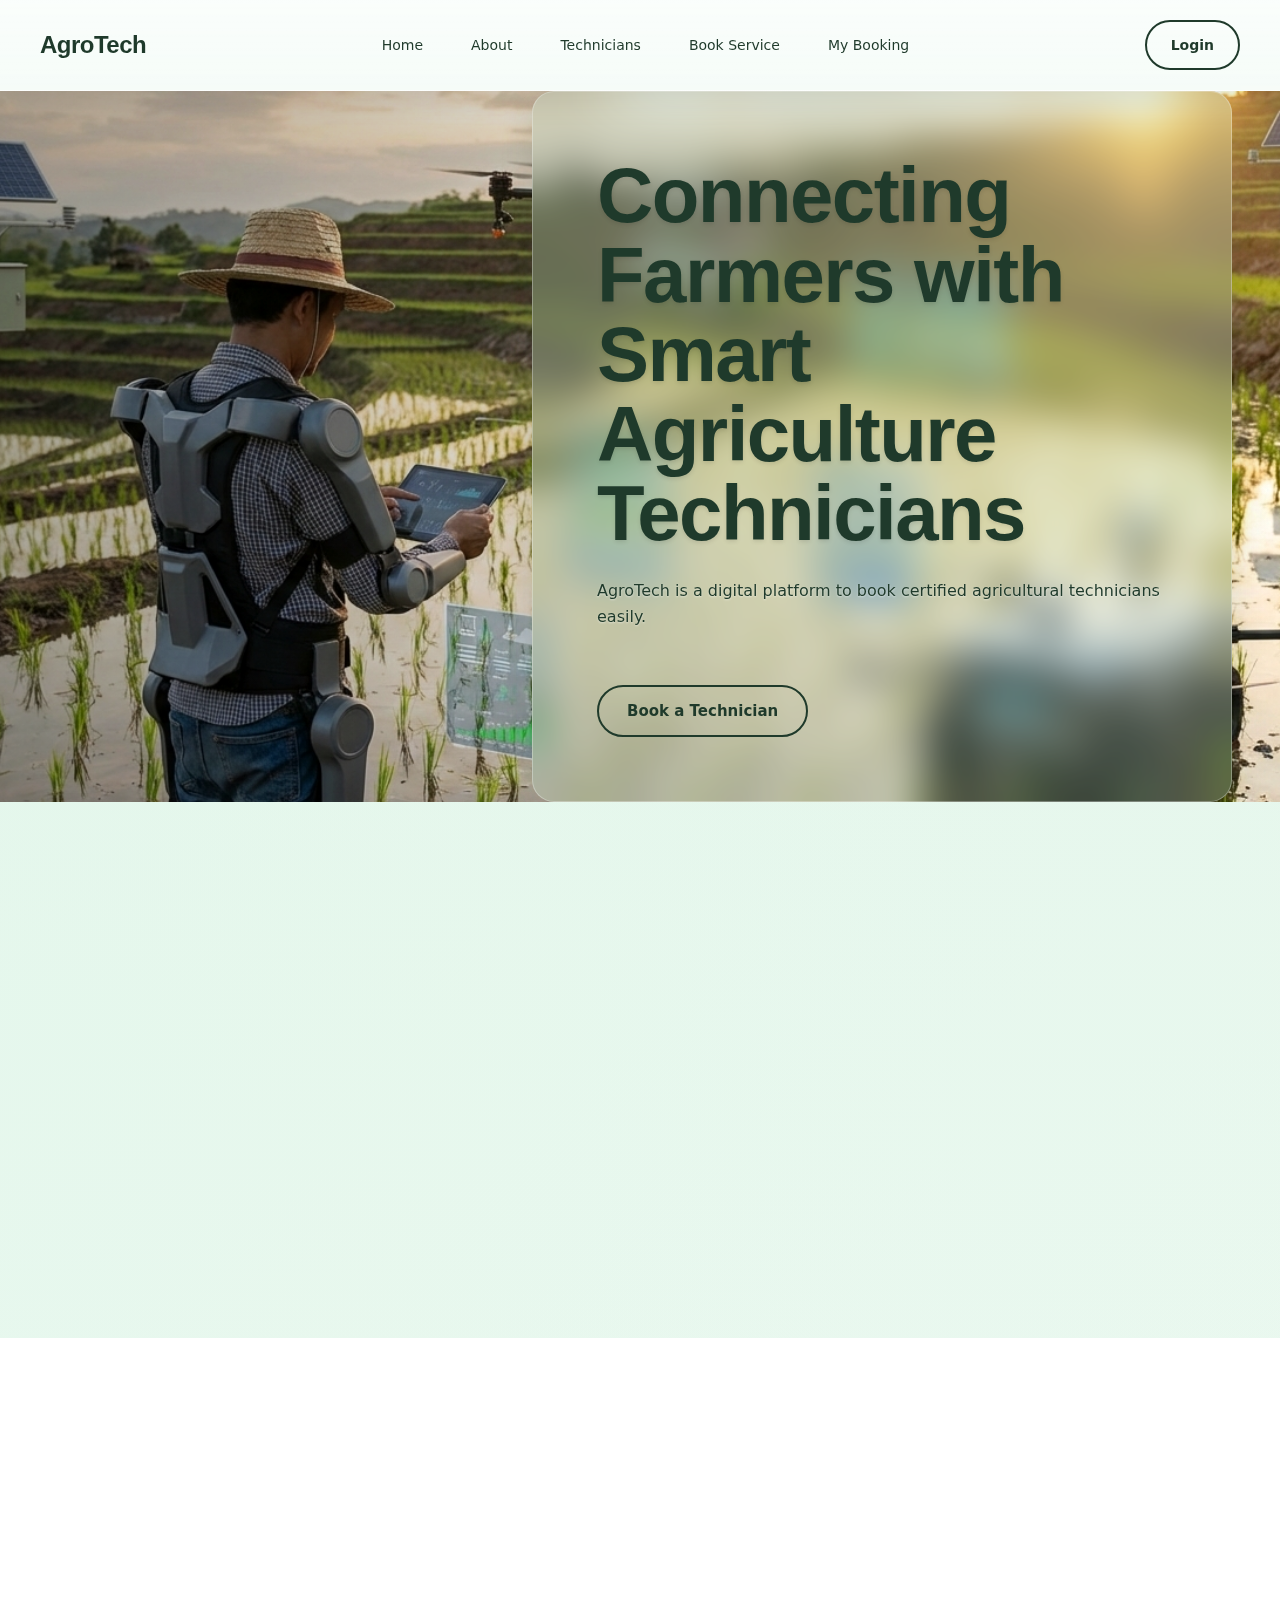
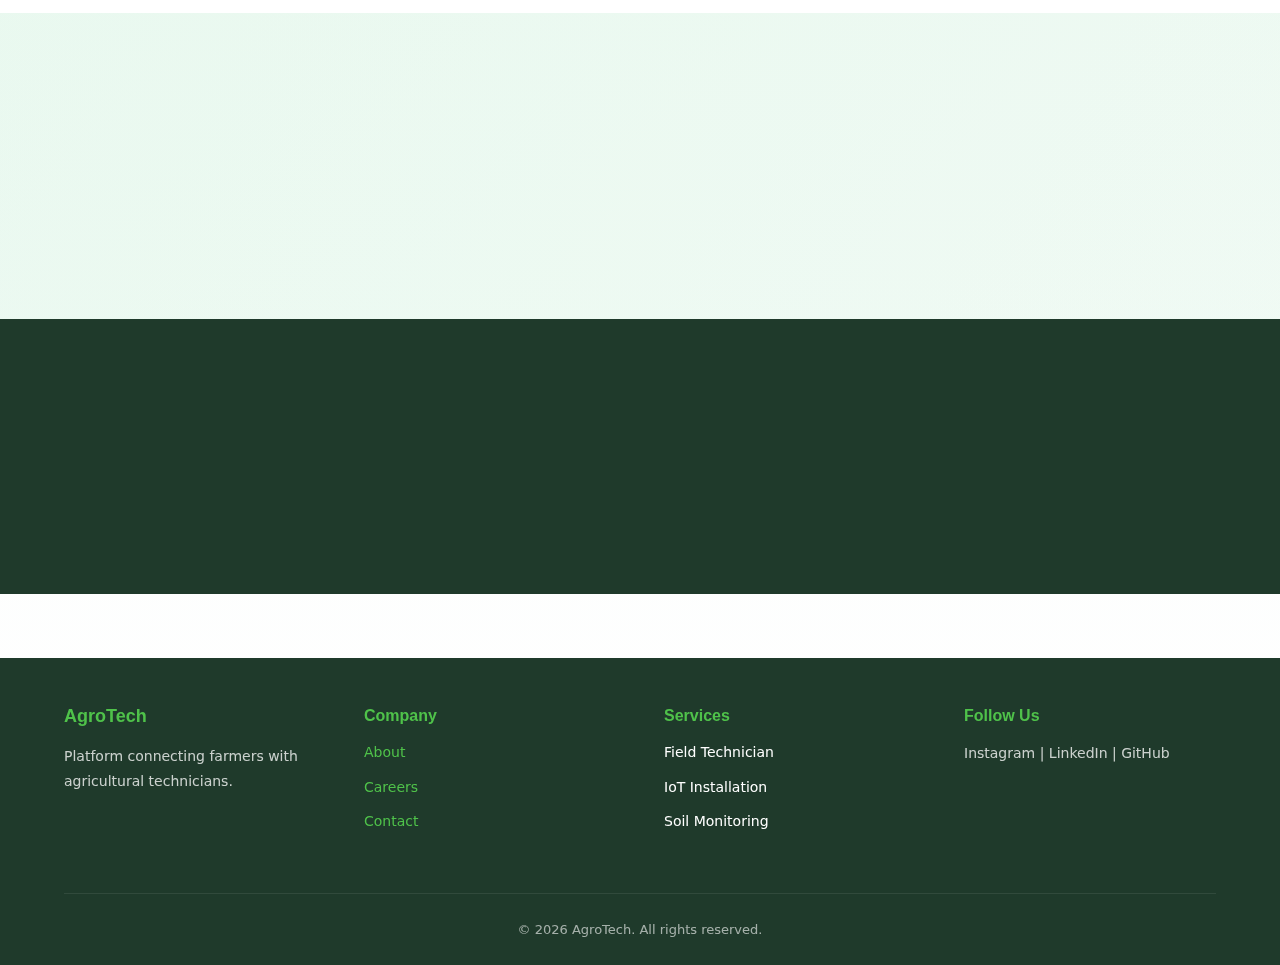
<file: index.html>
<!DOCTYPE html>
<html lang="en">

<head>
    <meta name="viewport" content="width=device-width, initial-scale=1.0">
    <meta charset="UTF-8">
    <title>AgroTech | Smart Agriculture Service Platform</title>
    <link rel="stylesheet" href="assets/css/style.css">
    <script src="assets/data/technicians.js" defer></script>
    <script src="assets/js/main.js" defer></script>
</head>

<body>

    <!-- HEADER -->
    <header>
        <div class="container">
            <div class="logo">
                <h2>AgroTech</h2>
            </div>
            <!-- Hamburger -->
            <button class="hamburger" id="hamburger" aria-label="Toggle menu">
                ☰
            </button>

            <nav id="navMenu">
                <ul>
                    <li><a href="index.html">Home</a></li>
                    <li><a href="about.html">About</a></li>
                    <li><a href="technicians.html">Technicians</a></li>
                    <li><a href="booking.html">Book Service</a></li>
                    <li><a href="booking-result.html">My Booking</a></li>
                </ul>
            </nav>
            <div class="cta">
                <a href="#" class="btn-primary" id="openLoginModal">Login</a>
            </div>

        </div>
    </header>

    <!-- LOGIN MODAL -->
    <div id="loginModal" class="login-modal">
        <div class="login-box">
            <h2>Select Login Role</h2>
            <button onclick="loginAs('user')" class="btn-primary">User</button>
            <button onclick="loginAs('admin')" class="btn-secondary">Admin</button>
            <button onclick="loginAs('teknisi')" class="btn-secondary">Teknisi</button>
            <button id="closeLoginModal" class="btn-danger">Close</button>
        </div>
    </div>


    <!-- HERO SECTION -->
    <section class="hero">
        <div class="container">
            <h1>Connecting Farmers with Smart Agriculture Technicians</h1>
            <p>AgroTech is a digital platform to book certified agricultural technicians easily.</p>
            <a href="booking.html" class="btn-primary">Book a Technician</a>
        </div>
    </section>

    <!-- SEARCH SECTION -->
    <section class="search-section">
        <div class="container">
            <h2>Cari Teknisi Berdasarkan Masalah Anda</h2>

            <!-- ANOTASI / PETUNJUK -->
            <p class="search-hint">
                Masukkan kata kunci apa saja untuk mencari teknisi yang tepat.
                Misalnya berdasarkan masalah, teknologi, atau alat yang digunakan, contohnya:
                <em>hama padi</em>,
                <em>Mengatasi irigasi</em>,
                <em>Mengatasi masalah pada sensor tanah</em>,
                <em>Memperbaiki mesin pertanian</em>,
                <em>IoT pertanian</em>.
            </p>


            <div class="search-box">
                <input type="text" id="searchInput" placeholder="Ketik masalah yang anda alami..." class="search-input">
                <button onclick="searchTechnicians()" class="btn-primary">
                    Cari
                </button>
            </div>

            <div id="searchResults" class="search-results hidden">
                <h3>Hasil Pencarian</h3>
                <div id="searchGrid" class="grid-3">
                    <!-- Hasil pencarian akan ditampilkan di sini -->
                </div>
            </div>

            <div id="noResults" class="no-results hidden">
                <p>
                    Tidak ada teknisi yang cocok dengan masalah Anda.
                    Silakan coba kata kunci lain.
                </p>
            </div>
        </div>
    </section>

    <!-- FEATURES -->
    <section class="features">
        <div class="container grid-3">
            <div class="feature-card">
                <h3>Certified Technicians</h3>
                <p>Verified professionals for agricultural services.</p>
            </div>
            <div class="feature-card">
                <h3>Fast Booking</h3>
                <p>Book technicians anytime via our digital platform.</p>
            </div>
            <div class="feature-card">
                <h3>Smart Agriculture</h3>
                <p>IoT installation, monitoring, and maintenance.</p>
            </div>
        </div>
    </section>

    <!-- HOW IT WORKS -->
    <section class="how-it-works">
        <div class="container grid-3">
            <div>
                <h4>1. Choose Technician</h4>
                <p>Select technician based on skills and location.</p>
            </div>
            <div>
                <h4>2. Book Service</h4>
                <p>Submit booking request through the platform.</p>
            </div>
            <div>
                <h4>3. Get Service</h4>
                <p>Technician arrives and solves your agricultural problem.</p>
            </div>
        </div>
    </section>

    <!-- CTA -->
    <section class="cta-section">
        <div class="container">
            <h2>Start Improving Your Farm Productivity Today</h2>
            <a href="booking.html" class="btn-primary">Get Started</a>
        </div>
    </section>

    <!-- FOOTER -->
    <footer>
        <div class="container">
            <div class="footer-grid">

                <div>
                    <h3>AgroTech</h3>
                    <p>Platform connecting farmers with agricultural technicians.</p>
                </div>

                <div>
                    <h4>Company</h4>
                    <ul>
                        <li><a href="about.html">About</a></li>
                        <li><a href="#">Careers</a></li>
                        <li><a href="#">Contact</a></li>
                    </ul>
                </div>

                <div>
                    <h4>Services</h4>
                    <ul>
                        <li>Field Technician</li>
                        <li>IoT Installation</li>
                        <li>Soil Monitoring</li>
                    </ul>
                </div>

                <div>
                    <h4>Follow Us</h4>
                    <p>Instagram | LinkedIn | GitHub</p>
                </div>

            </div>

            <p class="copyright">© 2026 AgroTech. All rights reserved.</p>
        </div>
    </footer>
<script>
  const hamburger = document.getElementById("hamburger");
  const navMenu = document.getElementById("navMenu");

  hamburger.addEventListener("click", () => {
    navMenu.classList.toggle("active");
  });
</script>

</body>

</html>
</file>
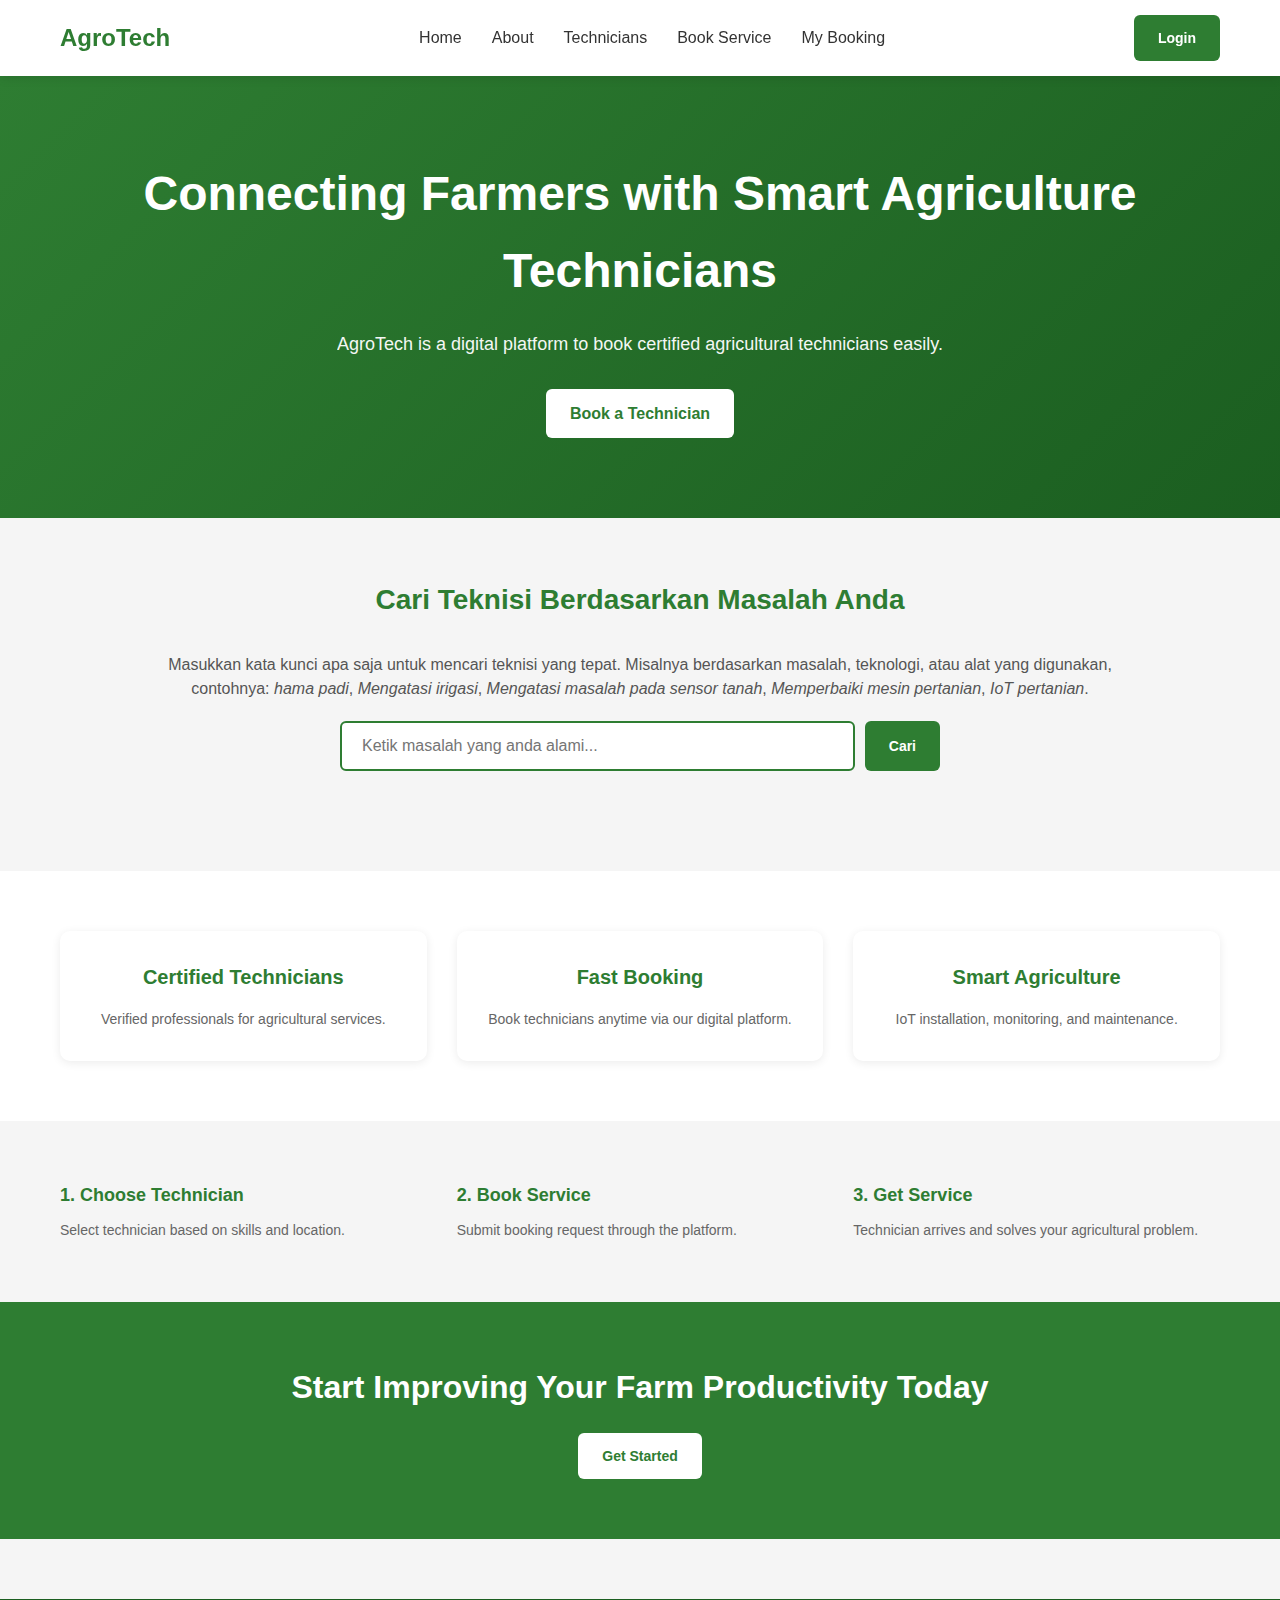
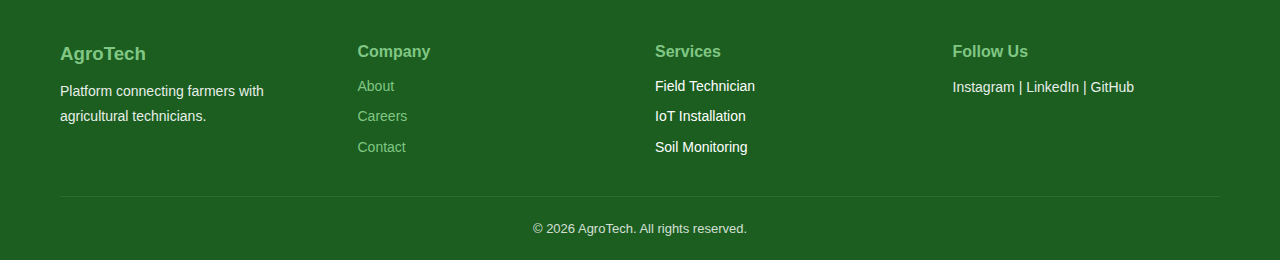
<file: file yang sudah di perbaiki css dan animasi/agrotech-projectmt-technopreneurship-main/index.html>
<!DOCTYPE html>
<html lang="en">

<head>
    <meta charset="UTF-8">
    <title>AgroTech | Smart Agriculture Service Platform</title>
    <link rel="stylesheet" href="assets/css/style.css">
    <script src="assets/data/technicians.js" defer></script>
    <script src="assets/js/main.js" defer></script>
</head>

<body>

    <!-- HEADER -->
    <header>
        <div class="container">
            <div class="logo">
                <h2>AgroTech</h2>
            </div>

            <nav>
                <ul>
                    <li><a href="index.html">Home</a></li>
                    <li><a href="about.html">About</a></li>
                    <li><a href="technicians.html">Technicians</a></li>
                    <li><a href="booking.html">Book Service</a></li>
                    <li><a href="booking-result.html">My Booking</a></li>
                </ul>
            </nav>

            <div class="cta">
                <a href="#" class="btn-primary" id="openLoginModal">Login</a>
            </div>
        </div>
    </header>

    <!-- LOGIN MODAL -->
    <div id="loginModal" class="login-modal">
        <div class="login-box">
            <h2>Select Login Role</h2>
            <button onclick="loginAs('user')" class="btn-primary">User</button>
            <button onclick="loginAs('admin')" class="btn-secondary">Admin</button>
            <button onclick="loginAs('teknisi')" class="btn-secondary">Teknisi</button>
            <button id="closeLoginModal" class="btn-danger">Close</button>
        </div>
    </div>


    <!-- HERO SECTION -->
    <section class="hero">
        <div class="container">
            <h1>Connecting Farmers with Smart Agriculture Technicians</h1>
            <p>AgroTech is a digital platform to book certified agricultural technicians easily.</p>
            <a href="booking.html" class="btn-primary">Book a Technician</a>
        </div>
    </section>

    <!-- SEARCH SECTION -->
    <section class="search-section">
        <div class="container">
            <h2>Cari Teknisi Berdasarkan Masalah Anda</h2>

            <!-- ANOTASI / PETUNJUK -->
            <p class="search-hint">
                Masukkan kata kunci apa saja untuk mencari teknisi yang tepat.
                Misalnya berdasarkan masalah, teknologi, atau alat yang digunakan, contohnya:
                <em>hama padi</em>,
                <em>Mengatasi irigasi</em>,
                <em>Mengatasi masalah pada sensor tanah</em>,
                <em>Memperbaiki mesin pertanian</em>,
                <em>IoT pertanian</em>.
            </p>


            <div class="search-box">
                <input type="text" id="searchInput" placeholder="Ketik masalah yang anda alami..." class="search-input">
                <button onclick="searchTechnicians()" class="btn-primary">
                    Cari
                </button>
            </div>

            <div id="searchResults" class="search-results hidden">
                <h3>Hasil Pencarian</h3>
                <div id="searchGrid" class="grid-3">
                    <!-- Hasil pencarian akan ditampilkan di sini -->
                </div>
            </div>

            <div id="noResults" class="no-results hidden">
                <p>
                    Tidak ada teknisi yang cocok dengan masalah Anda.
                    Silakan coba kata kunci lain.
                </p>
            </div>
        </div>
    </section>

    <!-- FEATURES -->
    <section class="features">
        <div class="container grid-3">
            <div class="feature-card">
                <h3>Certified Technicians</h3>
                <p>Verified professionals for agricultural services.</p>
            </div>
            <div class="feature-card">
                <h3>Fast Booking</h3>
                <p>Book technicians anytime via our digital platform.</p>
            </div>
            <div class="feature-card">
                <h3>Smart Agriculture</h3>
                <p>IoT installation, monitoring, and maintenance.</p>
            </div>
        </div>
    </section>

    <!-- HOW IT WORKS -->
    <section class="how-it-works">
        <div class="container grid-3">
            <div>
                <h4>1. Choose Technician</h4>
                <p>Select technician based on skills and location.</p>
            </div>
            <div>
                <h4>2. Book Service</h4>
                <p>Submit booking request through the platform.</p>
            </div>
            <div>
                <h4>3. Get Service</h4>
                <p>Technician arrives and solves your agricultural problem.</p>
            </div>
        </div>
    </section>

    <!-- CTA -->
    <section class="cta-section">
        <div class="container">
            <h2>Start Improving Your Farm Productivity Today</h2>
            <a href="booking.html" class="btn-primary">Get Started</a>
        </div>
    </section>

    <!-- FOOTER -->
    <footer>
        <div class="container">
            <div class="footer-grid">

                <div>
                    <h3>AgroTech</h3>
                    <p>Platform connecting farmers with agricultural technicians.</p>
                </div>

                <div>
                    <h4>Company</h4>
                    <ul>
                        <li><a href="about.html">About</a></li>
                        <li><a href="#">Careers</a></li>
                        <li><a href="#">Contact</a></li>
                    </ul>
                </div>

                <div>
                    <h4>Services</h4>
                    <ul>
                        <li>Field Technician</li>
                        <li>IoT Installation</li>
                        <li>Soil Monitoring</li>
                    </ul>
                </div>

                <div>
                    <h4>Follow Us</h4>
                    <p>Instagram | LinkedIn | GitHub</p>
                </div>

            </div>

            <p class="copyright">© 2026 AgroTech. All rights reserved.</p>
        </div>
    </footer>

</body>

</html>
</file>
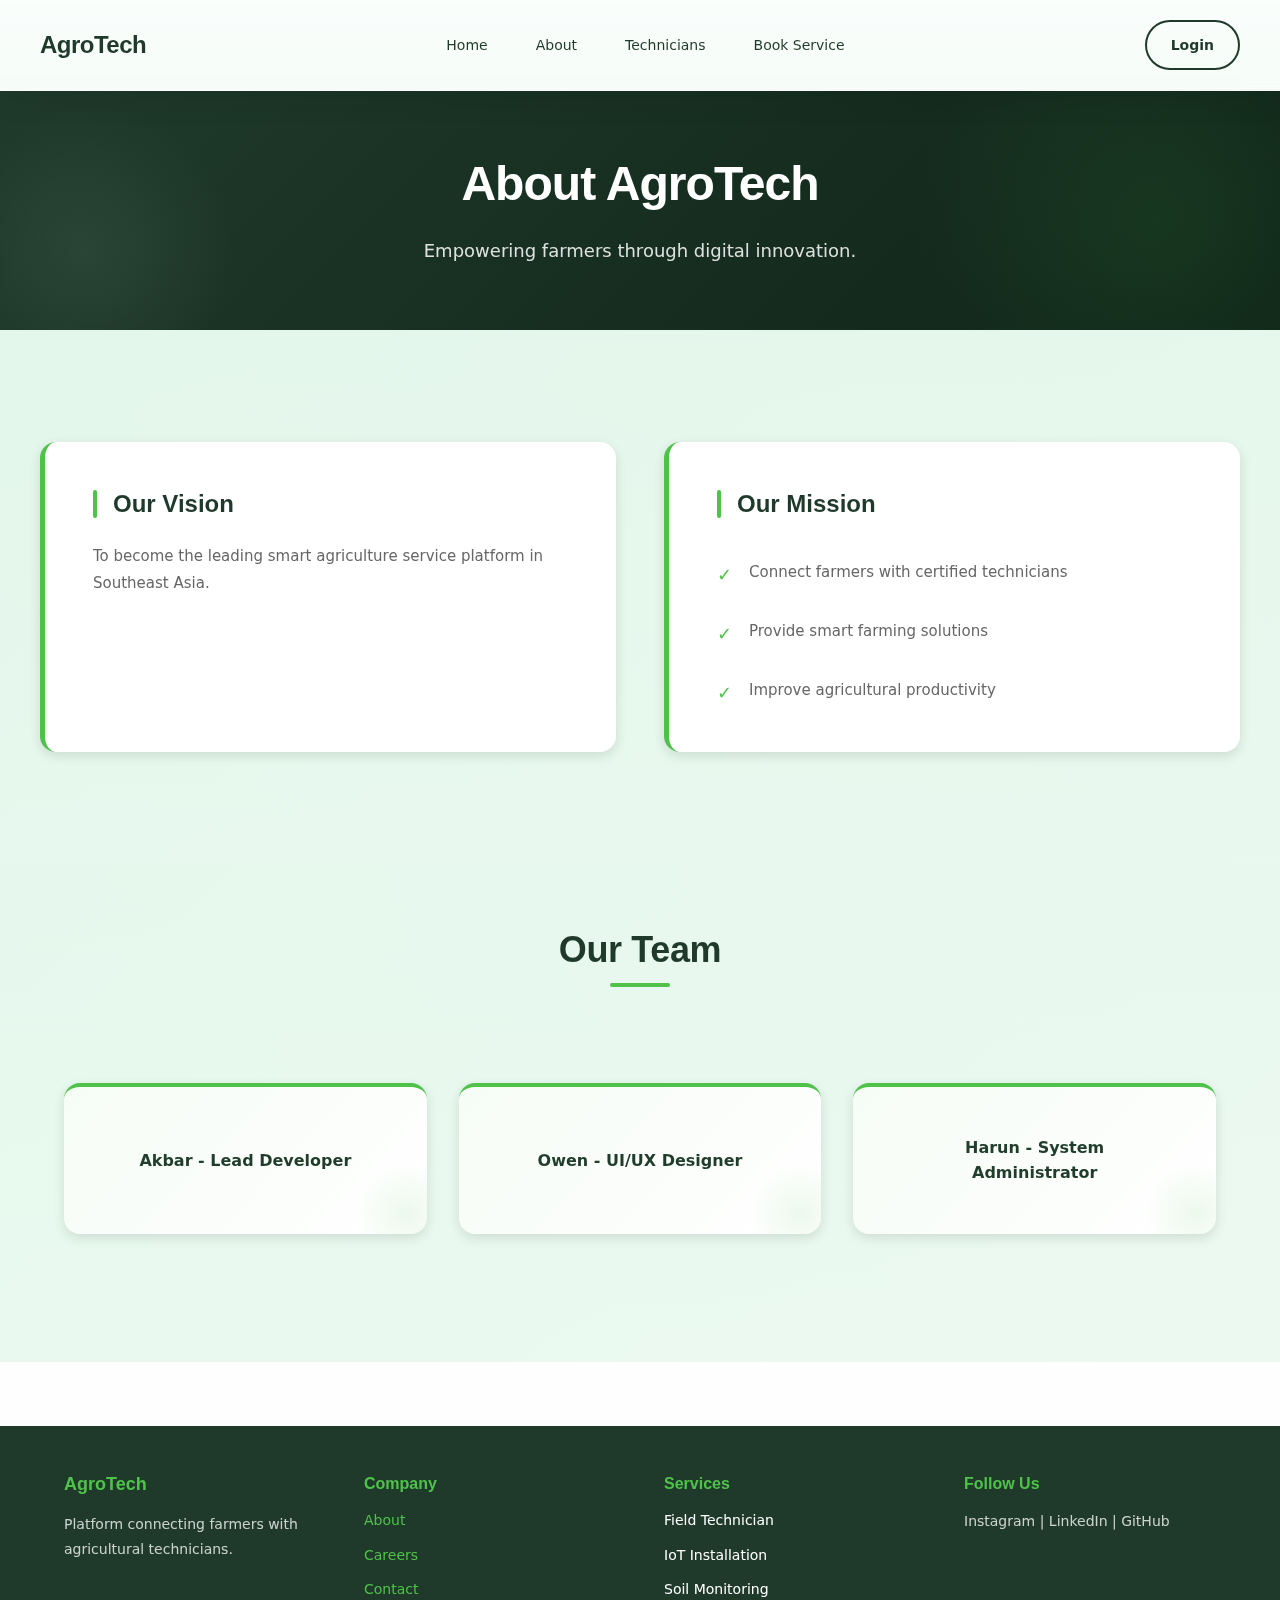
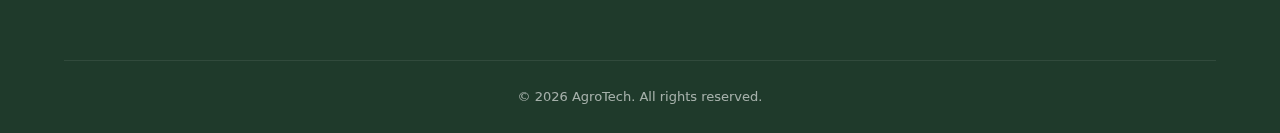
<file: about.html>
<!DOCTYPE html>
<html lang="en">

<head>
    <meta charset="UTF-8">
    <title>About AgroTech</title>
    <link rel="stylesheet" href="assets/css/style.css">
</head>

<body>

    <header>
        <div class="container">
            <div class="logo">
                <h2>AgroTech</h2>
            </div>

            <nav>
                <ul>
                    <li><a href="index.html">Home</a></li>
                    <li><a href="about.html">About</a></li>
                    <li><a href="technicians.html">Technicians</a></li>
                    <li><a href="layout/booking.html">Book Service</a></li>
                </ul>
            </nav>

            <div class="cta">
                <a href="#" class="btn-primary">Login</a>
            </div>
        </div>
    </header>


    <section class="page-hero">
        <div class="container">
            <h1>About AgroTech</h1>
            <p>Empowering farmers through digital innovation.</p>
        </div>
    </section>

    <section class="about-content">
        <div class="container grid-2">
            <div>
                <h2>Our Vision</h2>
                <p>To become the leading smart agriculture service platform in Southeast Asia.</p>
            </div>

            <div>
                <h2>Our Mission</h2>
                <ul>
                    <li>Connect farmers with certified technicians</li>
                    <li>Provide smart farming solutions</li>
                    <li>Improve agricultural productivity</li>
                </ul>
            </div>
        </div>
    </section>

    <section class="team-section">
        <div class="container">
            <h2>Our Team</h2>
            <div class="grid-3">
                <div class="team-card">Akbar - Lead Developer</div>
                <div class="team-card">Owen - UI/UX Designer</div>
                <div class="team-card">Harun - System Administrator</div>
            </div>
        </div>
    </section>

    <footer>
        <div class="container">
            <div class="footer-grid">

                <div>
                    <h3>AgroTech</h3>
                    <p>Platform connecting farmers with agricultural technicians.</p>
                </div>

                <div>
                    <h4>Company</h4>
                    <ul>
                        <li><a href="about.html">About</a></li>
                        <li><a href="#">Careers</a></li>
                        <li><a href="#">Contact</a></li>
                    </ul>
                </div>

                <div>
                    <h4>Services</h4>
                    <ul>
                        <li>Field Technician</li>
                        <li>IoT Installation</li>
                        <li>Soil Monitoring</li>
                    </ul>
                </div>

                <div>
                    <h4>Follow Us</h4>
                    <p>Instagram | LinkedIn | GitHub</p>
                </div>

            </div>

            <p class="copyright">© 2026 AgroTech. All rights reserved.</p>
        </div>
    </footer>


</body>

</html>
</file>
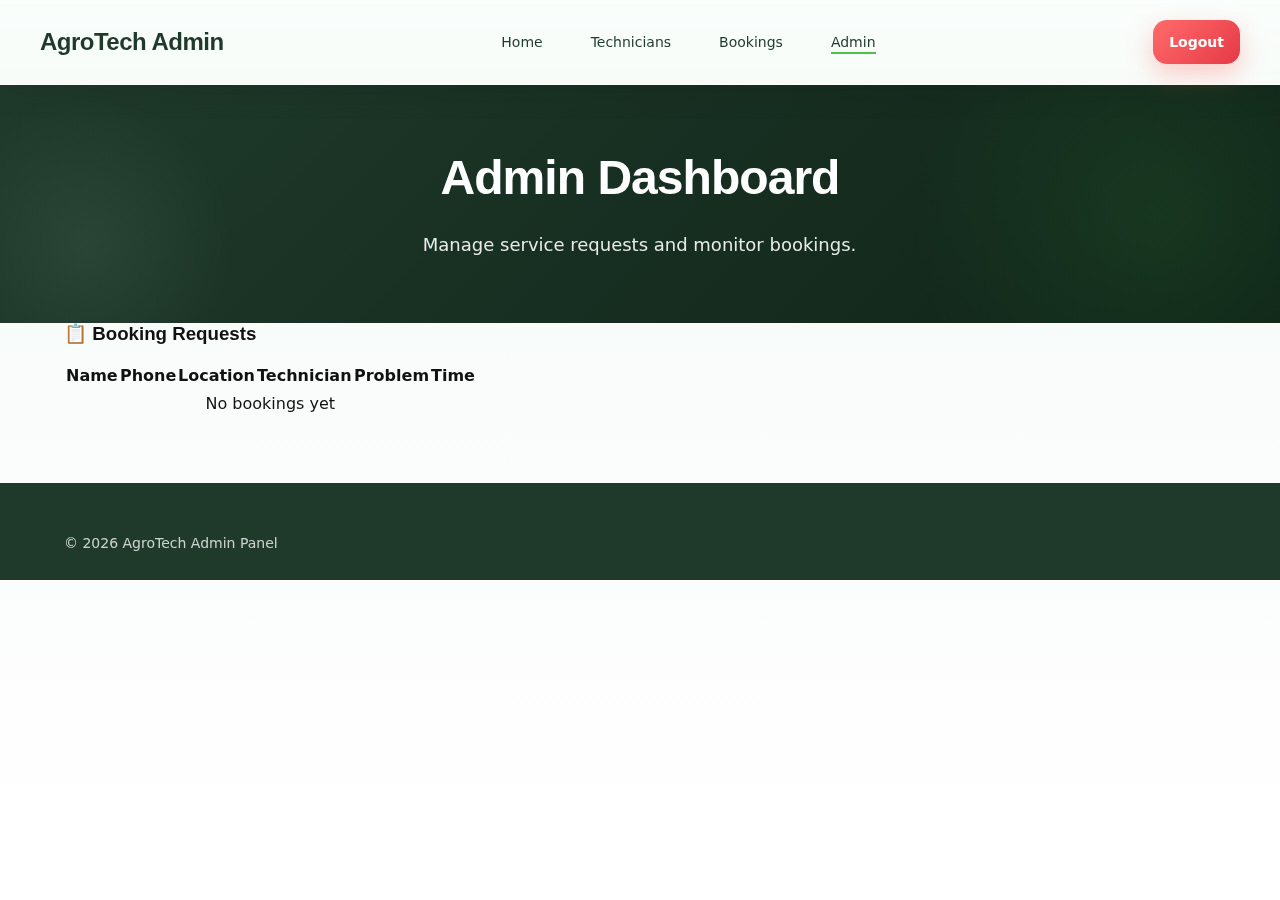
<file: admin.html>
<!DOCTYPE html>
<html lang="en">

<head>
    <meta charset="UTF-8">
    <title>Admin Dashboard | AgroTech</title>
    <link rel="stylesheet" href="../assets/css/style.css">
    <script src="assets/js/main.js" defer></script>
</head>

<body>

    <!-- HEADER -->
    <header>
        <div class="container">
            <div class="logo">
                <h2>AgroTech Admin</h2>
            </div>

            <nav>
                <ul>
                    <li><a href="index.html">Home</a></li>
                    <li><a href="technicians.html">Technicians</a></li>
                    <li><a href="booking.html">Bookings</a></li>
                    <li><a href="admin.html" class="active">Admin</a></li>
                </ul>
            </nav>
            <button onclick="logout()" class="btn-danger">Logout</button>
        </div>
    </header>

    <!-- HERO -->
    <section class="page-hero">
        <div class="container">
            <h1>Admin Dashboard</h1>
            <p>Manage service requests and monitor bookings.</p>
        </div>
    </section>

    <!-- DASHBOARD CONTENT -->
    <section class="admin-dashboard">
        <div class="container">

            <h3>📋 Booking Requests</h3>

            <table class="admin-table" id="bookingTable">
                <thead>
                    <tr>
                        <th>Name</th>
                        <th>Phone</th>
                        <th>Location</th>
                        <th>Technician</th>
                        <th>Problem</th>
                        <th>Time</th>
                    </tr>
                </thead>
                <tbody>
                    <!-- Data loaded via JS -->
                </tbody>
            </table>

        </div>
    </section>

    <!-- FOOTER -->
    <footer>
        <div class="container">
            <p>© 2026 AgroTech Admin Panel</p>
        </div>
    </footer>

    <!-- SCRIPT -->
    <script>
        const tableBody = document.querySelector("#bookingTable tbody");
        const bookings = JSON.parse(localStorage.getItem("bookings")) || [];

        if (bookings.length === 0) {
            tableBody.innerHTML = `
        <tr>
            <td colspan="6" style="text-align:center;">No bookings yet</td>
        </tr>
    `;
        } else {
            bookings.forEach(b => {
                const row = document.createElement("tr");
                row.innerHTML = `
            <td>${b.name}</td>
            <td>${b.phone}</td>
            <td>${b.location}</td>
            <td>${b.tech}</td>
            <td>${b.problem}</td>
            <td>${b.time}</td>
        `;
                tableBody.appendChild(row);
            });
        }
    </script>

</body>

</html>
</file>
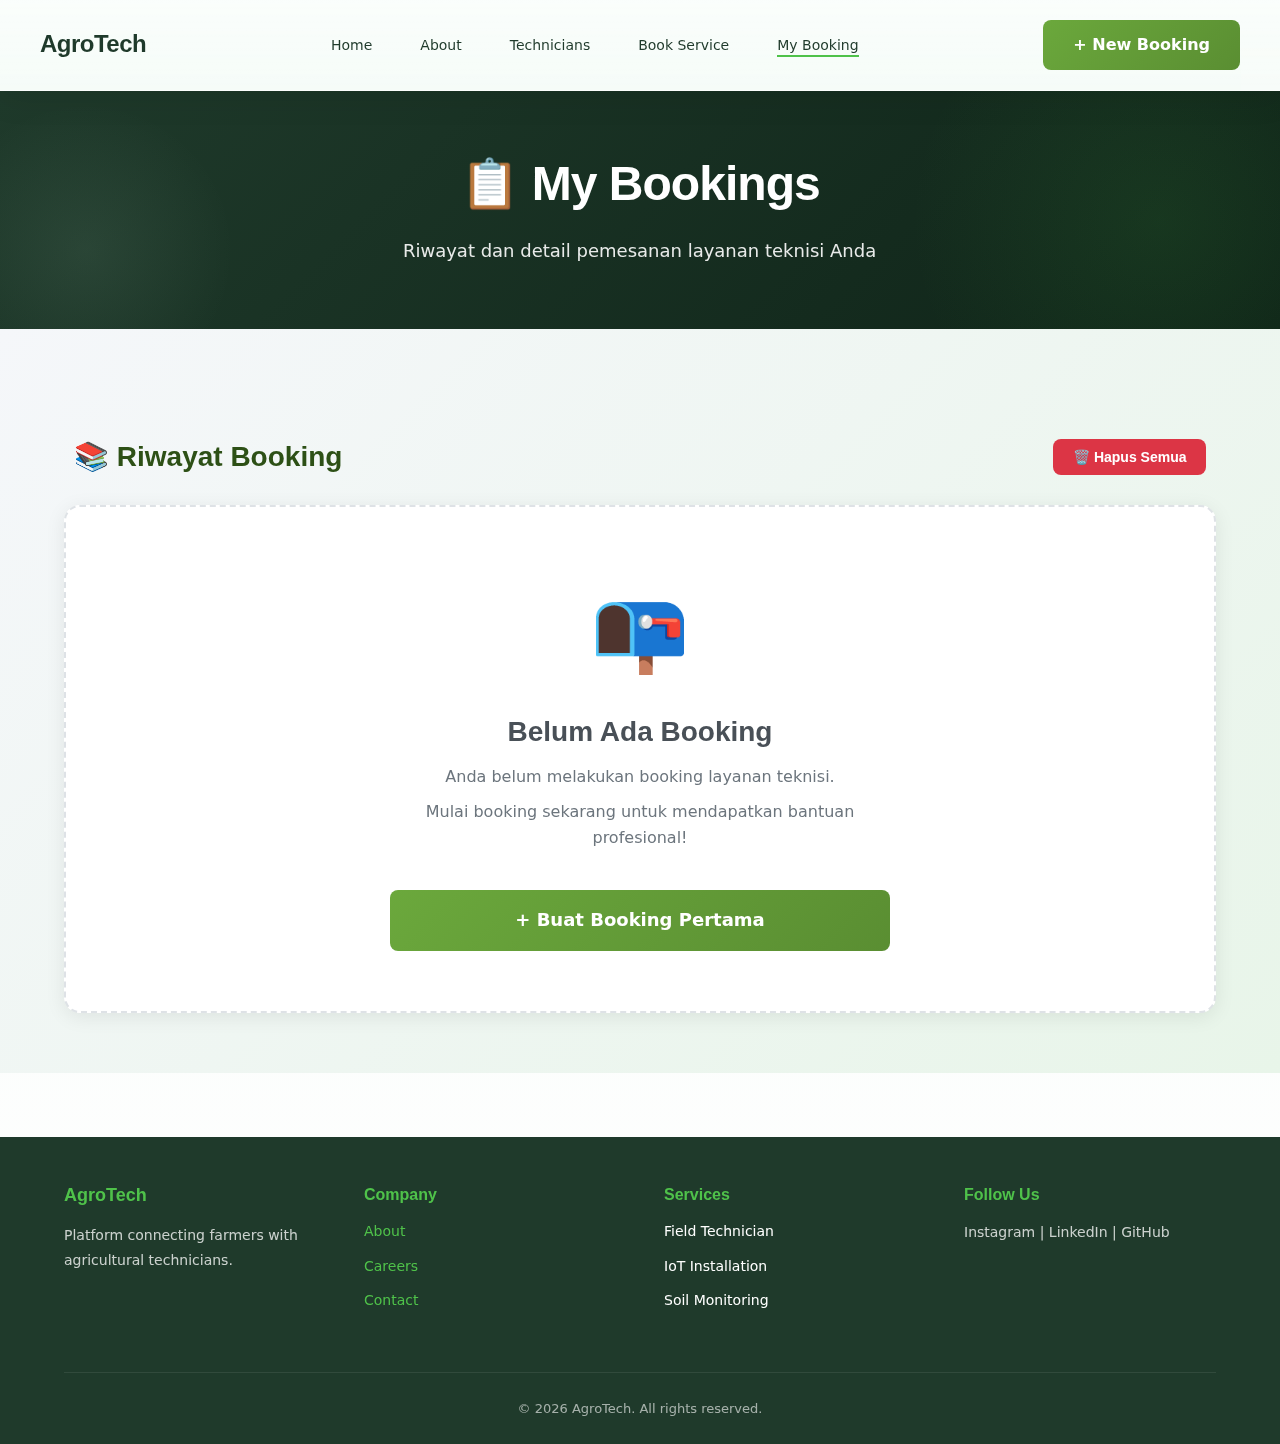
<file: booking-result.html>
<!DOCTYPE html>
<html lang="en">

<head>
    <meta name="viewport" content="width=device-width, initial-scale=1.0">
    <meta charset="UTF-8">
    <title>My Bookings | AgroTech</title>
    <link rel="stylesheet" href="assets/css/style.css">
    <link rel="stylesheet" href="assets/css/style-booking-result.css">
    <script src="assets/data/technicians.js" defer></script>
    <script src="assets/js/main.js" defer></script>
</head>

<body>

    <!-- HEADER -->
    <header>
        <div class="container">
            <div class="logo">
                <h2>AgroTech</h2>
            </div>
            <!-- Hamburger -->
            <button class="hamburger" id="hamburger" aria-label="Toggle menu">
                ☰
            </button>

            <nav id="navMenu">
                <ul>
                    <li><a href="index.html">Home</a></li>
                    <li><a href="about.html">About</a></li>
                    <li><a href="technicians.html">Technicians</a></li>
                    <li><a href="booking.html">Book Service</a></li>
                    <li><a href="booking-result.html" class="active">My Booking</a></li>
                </ul>
            </nav>

            <div class="cta">
                <a href="booking.html" class="btn-primary">+ New Booking</a>
            </div>
        </div>
    </header>

    <!-- PAGE HERO -->
    <section class="page-hero">
        <div class="container">
            <h1>📋 My Bookings</h1>
            <p>Riwayat dan detail pemesanan layanan teknisi Anda</p>
        </div>
    </section>

    <!-- BOOKING LIST SECTION -->
    <section class="booking-result">
        <div class="container">

            <!-- LATEST BOOKING (if exists and not paid) -->
            <div id="latestBookingSection" class="latest-booking-section hidden">
                <div class="result-card latest-card">
                    <div class="card-header">
                        <h2>🔔 Booking Terbaru</h2>
                        <span class="status-badge pending">Menunggu Pembayaran</span>
                    </div>

                    <div class="booking-info" id="latestBookingDetails">
                        <!-- Loaded via JavaScript -->
                    </div>

                    <!-- PAYMENT SECTION -->
                    <div class="payment-section" id="paymentSection">
                        <h3>💳 Pembayaran</h3>
                        <div class="payment-info">
                            <div class="price-row">
                                <span class="price-label">Total Biaya:</span>
                                <span class="price-value" id="totalPrice">-</span>
                            </div>
                            <p class="payment-note">💡 Pembayaran dapat dilakukan langsung kepada teknisi atau melalui
                                transfer</p>
                        </div>
                        <button onclick="processPayment()" class="btn-primary btn-large">
                            <span>💳 Bayar Sekarang</span>
                        </button>
                    </div>

                    <!-- CONTACT SECTION (Hidden until payment) -->
                    <div class="contact-section hidden" id="contactSection">
                        <div class="success-banner">
                            <h3>✅ Pembayaran Berhasil!</h3>
                            <p>Booking Anda telah dikonfirmasi</p>
                        </div>

                        <div class="contact-info">
                            <p class="contact-title">Silakan hubungi teknisi untuk konfirmasi jadwal:</p>
                            <div class="technician-contact">
                                <div class="tech-avatar">👨‍🔧</div>
                                <div class="tech-details">
                                    <h4 id="techName">-</h4>
                                    <div class="phone-row">
                                        <span class="phone-icon">📞</span>
                                        <a href="#" id="techPhone" class="phone-link">-</a>
                                    </div>
                                    <p class="contact-note">⏰ Teknisi akan menghubungi Anda dalam 1x24 jam</p>
                                </div>
                            </div>
                        </div>

                        <div class="action-buttons">
                            <a href="index.html" class="btn-secondary">← Kembali ke Beranda</a>
                            <a href="booking.html" class="btn-primary">+ Booking Baru</a>
                        </div>
                    </div>
                </div>
            </div>

            <!-- ALL BOOKINGS HISTORY -->
            <div class="booking-history-section">
                <div class="section-header">
                    <h2>📚 Riwayat Booking</h2>
                    <button onclick="clearAllBookings()" class="btn-clear">🗑️ Hapus Semua</button>
                </div>

                <div id="bookingHistoryList" class="booking-history-list">
                    <!-- Loaded via JavaScript -->
                </div>

                <!-- NO BOOKINGS MESSAGE -->
                <div id="noBookingsMessage" class="no-booking-data hidden">
                    <div class="empty-state">
                        <div class="empty-icon">📭</div>
                        <h3>Belum Ada Booking</h3>
                        <p>Anda belum melakukan booking layanan teknisi.</p>
                        <p>Mulai booking sekarang untuk mendapatkan bantuan profesional!</p>
                        <a href="booking.html" class="btn-primary btn-large">
                            <span>+ Buat Booking Pertama</span>
                        </a>
                    </div>
                </div>
            </div>

        </div>
    </section>

    <!-- FOOTER -->
    <footer>
        <div class="container">
            <div class="footer-grid">

                <div>
                    <h3>AgroTech</h3>
                    <p>Platform connecting farmers with agricultural technicians.</p>
                </div>

                <div>
                    <h4>Company</h4>
                    <ul>
                        <li><a href="about.html">About</a></li>
                        <li><a href="#">Careers</a></li>
                        <li><a href="#">Contact</a></li>
                    </ul>
                </div>

                <div>
                    <h4>Services</h4>
                    <ul>
                        <li>Field Technician</li>
                        <li>IoT Installation</li>
                        <li>Soil Monitoring</li>
                    </ul>
                </div>

                <div>
                    <h4>Follow Us</h4>
                    <p>Instagram | LinkedIn | GitHub</p>
                </div>

            </div>

            <p class="copyright">© 2026 AgroTech. All rights reserved.</p>
        </div>
    </footer>
<script>
  const hamburger = document.getElementById("hamburger");
  const navMenu = document.getElementById("navMenu");

  hamburger.addEventListener("click", () => {
    navMenu.classList.toggle("active");
  });
</script>

</body>

</html>
</file>
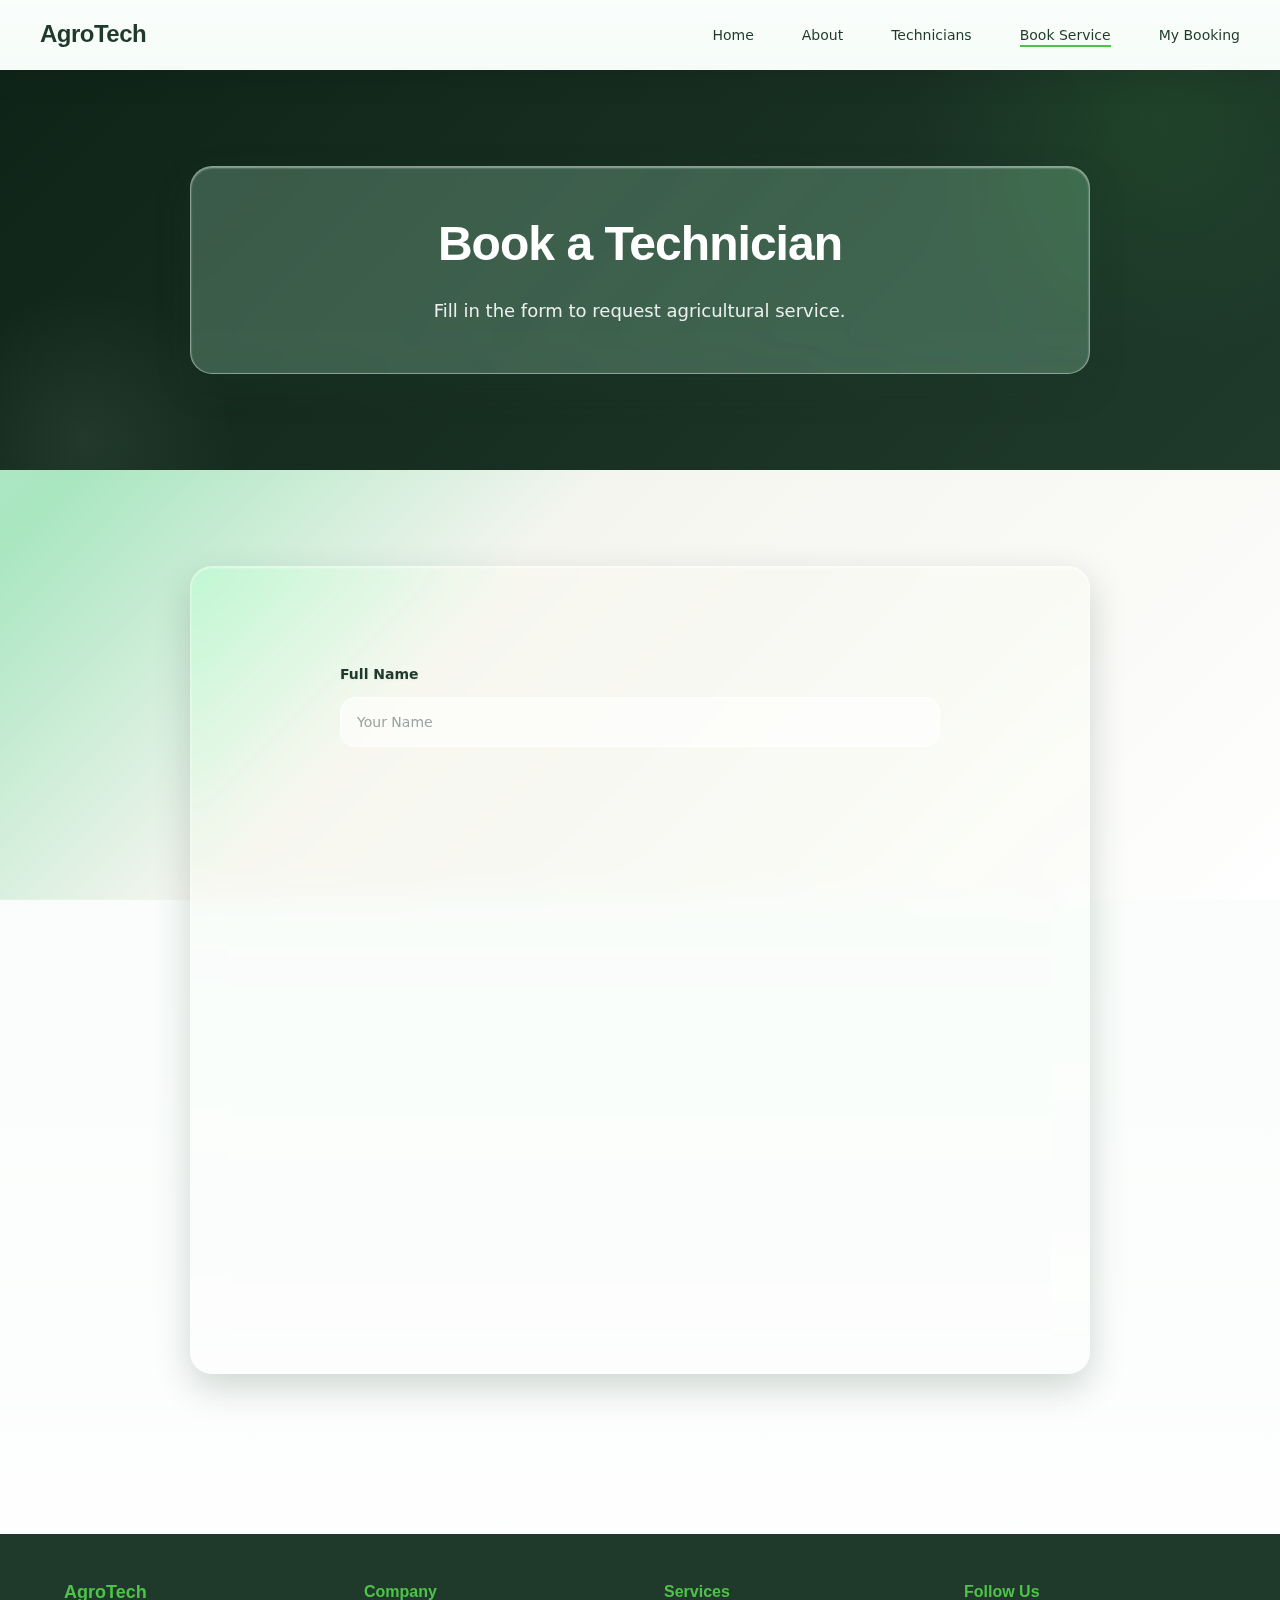
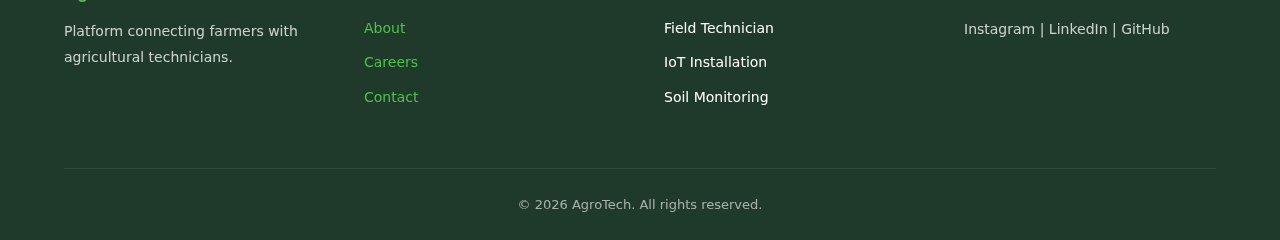
<file: booking.html>
<!DOCTYPE html>
<html lang="en">

<head>
    <meta charset="UTF-8">
    <title>Book Technician | AgroTech</title>
    <link rel="stylesheet" href="assets/css/style.css">
    <script src="assets/js/main.js" defer></script>
</head>

<body>

    <!-- HEADER -->
    <header>
        <div class="container">
            <div class="logo">
                <h2>AgroTech</h2>
            </div>

            <nav>
                <ul>
                    <li><a href="index.html">Home</a></li>
                    <li><a href="about.html">About</a></li>
                    <li><a href="technicians.html">Technicians</a></li>
                    <li><a href="booking.html" class="active">Book Service</a></li>
                    <li><a href="booking-result.html">My Booking</a></li>
                </ul>
            </nav>
        </div>
    </header>


    <!-- HERO SECTION -->
    <section class="page-hero">
        <div class="container">
            <h1>Book a Technician</h1>
            <p>Fill in the form to request agricultural service.</p>
        </div>
    </section>

    <!-- BOOKING FORM -->
    <section class="booking-form">
        <div class="container">

            <!-- IMPORTANT: id bookingForm -->
            <form id="bookingForm">

                <div class="grid-2">

                    <div>
                        <label>Full Name</label>
                        <input id="userName" type="text" placeholder="Your Name">
                    </div>

                    <div>
                        <label>Phone Number</label>
                        <input id="userPhone" type="text" placeholder="+62...">
                    </div>

                    <div>
                        <label>Farm Location</label>
                        <input id="userLocation" type="text" placeholder="Village / City">
                    </div>

                    <div>
                        <label>Select Technician</label>
                        <select id="techSelect">
                            <option value="">-- Pilih Teknisi --</option>
                        </select>
                    </div>

                </div>

                <div>
                    <label>Problem Description</label>
                    <textarea id="problemDesc" rows="5" placeholder="Describe your technical issue..."></textarea>
                </div>

                <button type="submit" class="btn-primary">Submit Booking</button>

            </form>

        </div>
    </section>

    <!-- FOOTER -->
    <footer>
        <div class="container">
            <div class="footer-grid">

                <div>
                    <h3>AgroTech</h3>
                    <p>Platform connecting farmers with agricultural technicians.</p>
                </div>

                <div>
                    <h4>Company</h4>
                    <ul>
                        <li><a href="about.html">About</a></li>
                        <li><a href="#">Careers</a></li>
                        <li><a href="#">Contact</a></li>
                    </ul>
                </div>

                <div>
                    <h4>Services</h4>
                    <ul>
                        <li>Field Technician</li>
                        <li>IoT Installation</li>
                        <li>Soil Monitoring</li>
                    </ul>
                </div>

                <div>
                    <h4>Follow Us</h4>
                    <p>Instagram | LinkedIn | GitHub</p>
                </div>

            </div>

            <p class="copyright">© 2026 AgroTech. All rights reserved.</p>
        </div>
    </footer>

    <!-- SCRIPT FILES -->
    <script src="assets/data/technicians.js"></script>
    <script src="assets/js/main.js" defer></script>


</body>

</html>
</file>
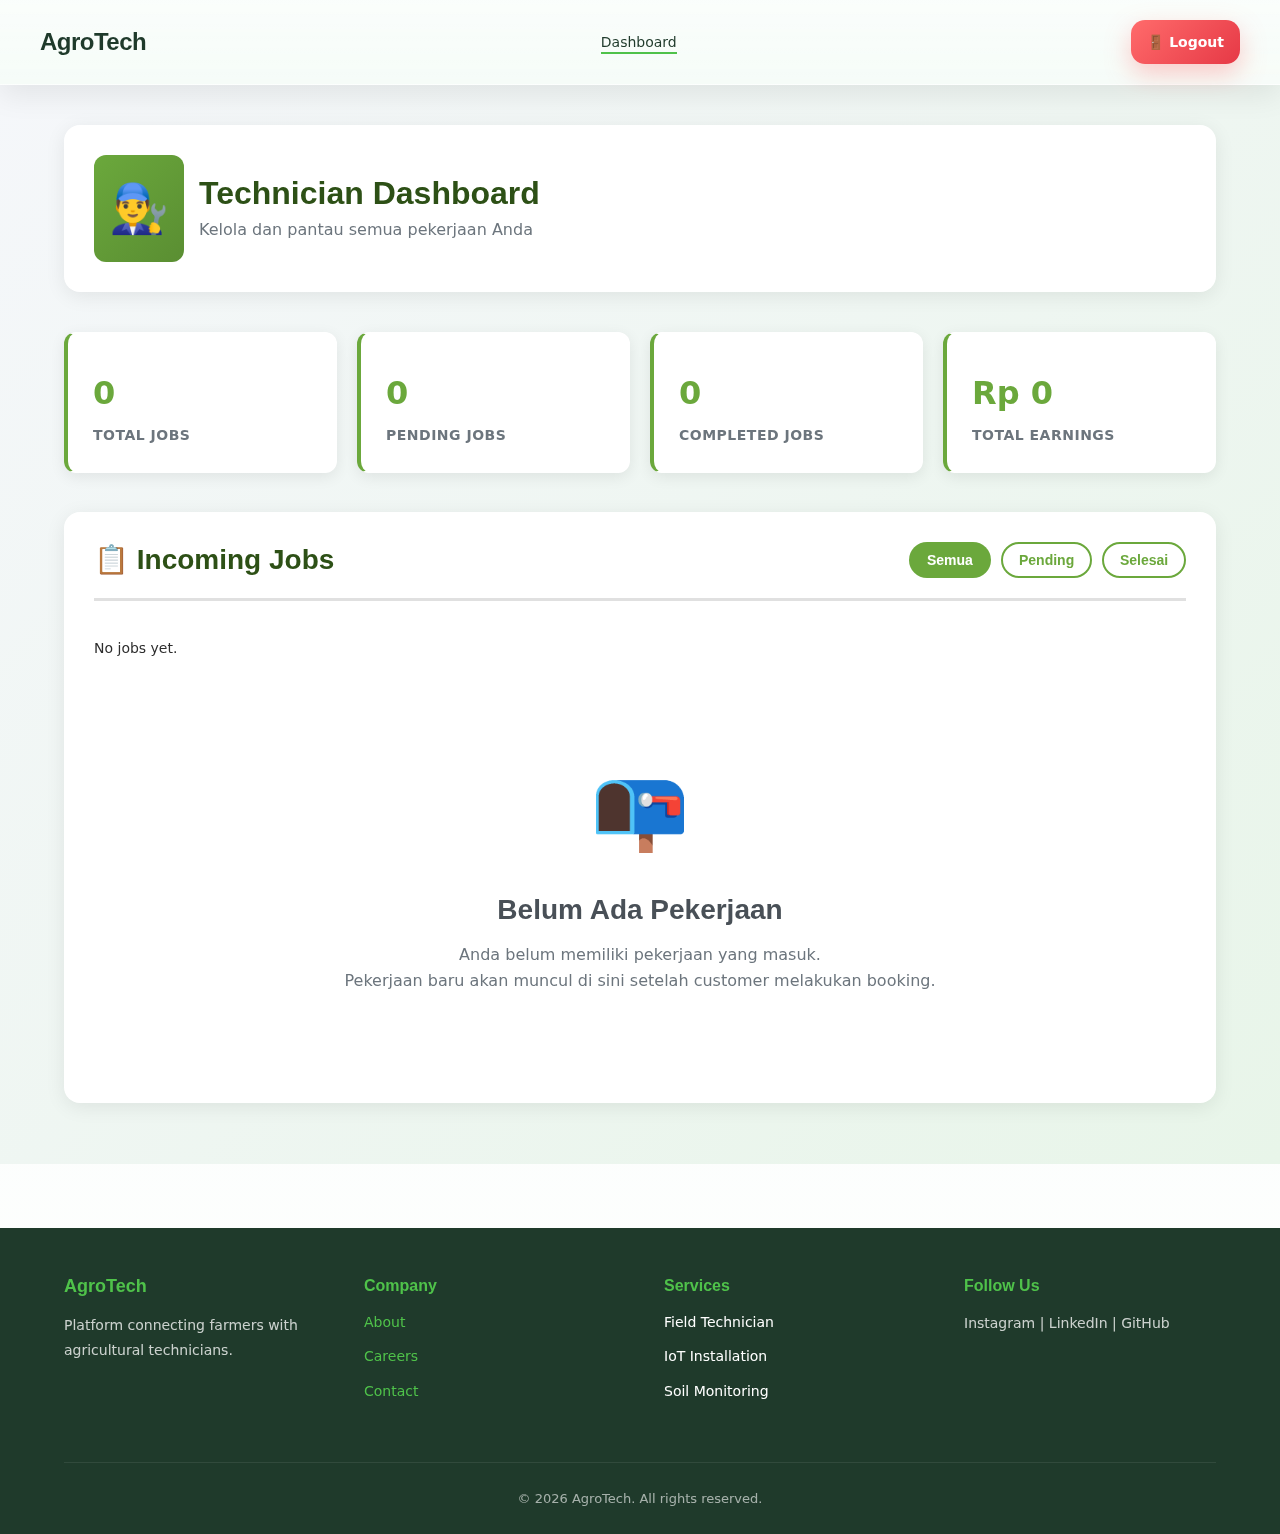
<file: teknisi.html>
<!DOCTYPE html>
<html lang="en">

<head>
  <meta charset="UTF-8">
  <meta name="viewport" content="width=device-width, initial-scale=1.0">
  <title>Technician Dashboard | AgroTech</title>
  <link rel="stylesheet" href="assets/css/style.css">
  <script src="assets/data/technicians.js" defer></script>
  <script src="assets/js/main.js" defer></script>
  <style>
    /* =================== TECHNICIAN DASHBOARD STYLES =================== */
    .tech-dashboard {
      background: linear-gradient(135deg, #f5f7fa 0%, #e8f5e9 100%);
      min-height: 100vh;
      padding: 40px 0 60px 0;
    }

    .dashboard-header {
      background: white;
      border-radius: 16px;
      padding: 30px;
      margin-bottom: 40px;
      box-shadow: 0 4px 20px rgba(0, 0, 0, 0.08);
      display: flex;
      justify-content: space-between;
      align-items: center;
      flex-wrap: wrap;
      gap: 20px;
    }

    .dashboard-title {
      display: flex;
      align-items: center;
      gap: 15px;
    }

    .dashboard-icon {
      font-size: 48px;
      background: linear-gradient(135deg, #6ba83c 0%, #5a8e32 100%);
      padding: 15px;
      border-radius: 12px;
      display: flex;
      align-items: center;
      justify-content: center;
    }

    .dashboard-title h1 {
      color: #2d5016;
      margin: 0;
      font-size: 32px;
    }

    .dashboard-title p {
      color: #6c757d;
      margin: 5px 0 0 0;
      font-size: 16px;
    }

    .dashboard-stats {
      display: grid;
      grid-template-columns: repeat(auto-fit, minmax(200px, 1fr));
      gap: 20px;
      margin-bottom: 40px;
    }

    .stat-card {
      background: white;
      border-radius: 12px;
      padding: 25px;
      box-shadow: 0 4px 15px rgba(0, 0, 0, 0.08);
      border-left: 4px solid #6ba83c;
      transition: all 0.3s ease;
    }

    .stat-card:hover {
      transform: translateY(-5px);
      box-shadow: 0 8px 25px rgba(0, 0, 0, 0.15);
    }

    .stat-icon {
      font-size: 36px;
      margin-bottom: 10px;
    }

    .stat-number {
      font-size: 32px;
      font-weight: 700;
      color: #6ba83c;
      margin: 10px 0 5px 0;
    }

    .stat-label {
      color: #6c757d;
      font-size: 14px;
      font-weight: 600;
      text-transform: uppercase;
      letter-spacing: 0.5px;
    }

    .jobs-section {
      background: white;
      border-radius: 16px;
      padding: 30px;
      box-shadow: 0 4px 20px rgba(0, 0, 0, 0.08);
    }

    .section-header {
      display: flex;
      justify-content: space-between;
      align-items: center;
      margin-bottom: 30px;
      padding-bottom: 20px;
      border-bottom: 3px solid #e0e0e0;
    }

    .section-header h2 {
      color: #2d5016;
      margin: 0;
      font-size: 28px;
      font-weight: 700;
    }

    .filter-buttons {
      display: flex;
      gap: 10px;
      flex-wrap: wrap;
    }

    .filter-btn {
      padding: 8px 16px;
      border: 2px solid #6ba83c;
      background: white;
      color: #6ba83c;
      border-radius: 20px;
      font-size: 14px;
      font-weight: 600;
      cursor: pointer;
      transition: all 0.3s ease;
    }

    .filter-btn:hover,
    .filter-btn.active {
      background: #6ba83c;
      color: white;
    }

    .job-card {
      background: #f8f9fa;
      border-radius: 12px;
      padding: 25px;
      margin-bottom: 20px;
      border: 2px solid #e0e0e0;
      transition: all 0.3s ease;
      position: relative;
      overflow: hidden;
    }

    .job-card::before {
      content: '';
      position: absolute;
      left: 0;
      top: 0;
      bottom: 0;
      width: 6px;
      background: linear-gradient(135deg, #6ba83c 0%, #5a8e32 100%);
    }

    .job-card:hover {
      box-shadow: 0 8px 25px rgba(0, 0, 0, 0.15);
      transform: translateX(5px);
      border-color: #6ba83c;
    }

    .job-header {
      display: flex;
      justify-content: space-between;
      align-items: flex-start;
      margin-bottom: 20px;
      flex-wrap: wrap;
      gap: 15px;
    }

    .job-customer {
      flex: 1;
    }

    .customer-name {
      font-size: 22px;
      font-weight: 700;
      color: #2d5016;
      margin: 0 0 8px 0;
      display: flex;
      align-items: center;
      gap: 10px;
    }

    .customer-icon {
      font-size: 28px;
    }

    .job-status {
      padding: 8px 16px;
      border-radius: 20px;
      font-size: 13px;
      font-weight: 600;
      display: inline-flex;
      align-items: center;
      gap: 6px;
    }

    .status-pending {
      background: #fff3cd;
      color: #856404;
      border: 2px solid #ffc107;
    }

    .status-completed {
      background: #d4edda;
      color: #155724;
      border: 2px solid #28a745;
    }

    .job-details {
      display: grid;
      grid-template-columns: repeat(auto-fit, minmax(200px, 1fr));
      gap: 20px;
      margin: 20px 0;
    }

    .detail-item {
      display: flex;
      align-items: flex-start;
      gap: 12px;
    }

    .detail-icon {
      font-size: 24px;
      flex-shrink: 0;
      margin-top: 2px;
    }

    .detail-content {
      display: flex;
      flex-direction: column;
      gap: 4px;
    }

    .detail-label {
      font-size: 12px;
      color: #6c757d;
      font-weight: 600;
      text-transform: uppercase;
      letter-spacing: 0.5px;
    }

    .detail-value {
      font-size: 15px;
      color: #2d5016;
      font-weight: 600;
    }

    .job-problem {
      background: white;
      padding: 20px;
      border-radius: 8px;
      margin: 20px 0;
      border-left: 4px solid #6ba83c;
    }

    .problem-label {
      font-weight: 700;
      color: #495057;
      display: flex;
      align-items: center;
      gap: 8px;
      margin-bottom: 10px;
      font-size: 14px;
    }

    .problem-text {
      color: #495057;
      margin: 0;
      line-height: 1.6;
      font-size: 15px;
    }

    .job-actions {
      display: flex;
      gap: 12px;
      margin-top: 20px;
      flex-wrap: wrap;
    }

    .btn-action {
      padding: 12px 24px;
      border: none;
      border-radius: 8px;
      font-size: 15px;
      font-weight: 600;
      cursor: pointer;
      transition: all 0.3s ease;
      display: inline-flex;
      align-items: center;
      gap: 8px;
    }

    .btn-accept {
      background: linear-gradient(135deg, #6ba83c 0%, #5a8e32 100%);
      color: white;
    }

    .btn-accept:hover {
      transform: translateY(-2px);
      box-shadow: 0 6px 20px rgba(107, 168, 60, 0.4);
    }

    .btn-contact {
      background: white;
      color: #6ba83c;
      border: 2px solid #6ba83c;
    }

    .btn-contact:hover {
      background: #6ba83c;
      color: white;
    }

    .btn-complete {
      background: #28a745;
      color: white;
    }

    .btn-complete:hover {
      background: #218838;
      transform: translateY(-2px);
      box-shadow: 0 6px 20px rgba(40, 167, 69, 0.4);
    }

    .no-jobs {
      text-align: center;
      padding: 80px 20px;
    }

    .no-jobs-icon {
      font-size: 80px;
      margin-bottom: 20px;
    }

    .no-jobs h3 {
      color: #495057;
      font-size: 28px;
      margin-bottom: 15px;
    }

    .no-jobs p {
      color: #6c757d;
      font-size: 16px;
      line-height: 1.6;
    }

    /* Responsive */
    @media (max-width: 768px) {
      .dashboard-header {
        flex-direction: column;
        text-align: center;
      }

      .dashboard-title {
        flex-direction: column;
      }

      .dashboard-stats {
        grid-template-columns: 1fr;
      }

      .job-details {
        grid-template-columns: 1fr;
      }

      .filter-buttons {
        width: 100%;
        justify-content: center;
      }

      .section-header {
        flex-direction: column;
        align-items: flex-start;
      }

      .job-actions {
        flex-direction: column;
      }

      .btn-action {
        width: 100%;
        justify-content: center;
      }
    }
  </style>
</head>

<body>

  <!-- HEADER -->
  <header>
    <div class="container">
      <div class="logo">
        <h2>AgroTech</h2>
      </div>

      <nav>
        <ul>
          <li><a href="teknisi.html" class="active">Dashboard</a></li>
        </ul>
      </nav>

      <div class="cta">
        <button onclick="logout()" class="btn-danger">🚪 Logout</button>
      </div>
    </div>
  </header>

  <!-- DASHBOARD -->
  <section class="tech-dashboard">
    <div class="container">

      <!-- Dashboard Header -->
      <div class="dashboard-header">
        <div class="dashboard-title">
          <div class="dashboard-icon">👨‍🔧</div>
          <div>
            <h1>Technician Dashboard</h1>
            <p>Kelola dan pantau semua pekerjaan Anda</p>
          </div>
        </div>
      </div>

      <!-- Statistics -->
      <div class="dashboard-stats">
        <div class="stat-card">
          <div class="stat-icon">📋</div>
          <div class="stat-number" id="totalJobs">0</div>
          <div class="stat-label">Total Jobs</div>
        </div>

        <div class="stat-card">
          <div class="stat-icon">⏳</div>
          <div class="stat-number" id="pendingJobs">0</div>
          <div class="stat-label">Pending Jobs</div>
        </div>

        <div class="stat-card">
          <div class="stat-icon">✅</div>
          <div class="stat-number" id="completedJobs">0</div>
          <div class="stat-label">Completed Jobs</div>
        </div>

        <div class="stat-card">
          <div class="stat-icon">💰</div>
          <div class="stat-number" id="totalEarnings">Rp 0</div>
          <div class="stat-label">Total Earnings</div>
        </div>
      </div>

      <!-- Jobs Section -->
      <div class="jobs-section">
        <div class="section-header">
          <h2>📋 Incoming Jobs</h2>
          <div class="filter-buttons">
            <button class="filter-btn active" onclick="filterJobs('all')">Semua</button>
            <button class="filter-btn" onclick="filterJobs('pending')">Pending</button>
            <button class="filter-btn" onclick="filterJobs('completed')">Selesai</button>
          </div>
        </div>

        <div id="technicianJobs">
          <!-- Jobs will be loaded here via JavaScript -->
        </div>

        <!-- No Jobs Message -->
        <div id="noJobs" class="no-jobs" style="display: none;">
          <div class="no-jobs-icon">📭</div>
          <h3>Belum Ada Pekerjaan</h3>
          <p>Anda belum memiliki pekerjaan yang masuk.</p>
          <p>Pekerjaan baru akan muncul di sini setelah customer melakukan booking.</p>
        </div>
      </div>

    </div>
  </section>

  <!-- FOOTER -->
  <footer>
    <div class="container">
      <div class="footer-grid">

        <div>
          <h3>AgroTech</h3>
          <p>Platform connecting farmers with agricultural technicians.</p>
        </div>

        <div>
          <h4>Company</h4>
          <ul>
            <li><a href="about.html">About</a></li>
            <li><a href="#">Careers</a></li>
            <li><a href="#">Contact</a></li>
          </ul>
        </div>

        <div>
          <h4>Services</h4>
          <ul>
            <li>Field Technician</li>
            <li>IoT Installation</li>
            <li>Soil Monitoring</li>
          </ul>
        </div>

        <div>
          <h4>Follow Us</h4>
          <p>Instagram | LinkedIn | GitHub</p>
        </div>

      </div>

      <p class="copyright">© 2026 AgroTech. All rights reserved.</p>
    </div>
  </footer>

  <script>
    // Load jobs when page loads
    document.addEventListener("DOMContentLoaded", () => {
      loadTechnicianDashboard();
    });

    let currentFilter = 'all';

    function loadTechnicianDashboard() {
      const jobs = JSON.parse(localStorage.getItem("bookings")) || [];
      const container = document.getElementById("technicianJobs");
      const noJobsMsg = document.getElementById("noJobs");

      // Calculate statistics
      const totalJobs = jobs.length;
      const pendingJobs = jobs.filter(j => !j.isPaid).length;
      const completedJobs = jobs.filter(j => j.isPaid).length;
      
      // Calculate total earnings (hanya dari jobs yang sudah dibayar)
      const totalEarnings = jobs
        .filter(j => j.isPaid)
        .reduce((sum, job) => {
          const price = parseInt(job.techPrice.replace(/[^0-9]/g, '')) || 0;
          return sum + price;
        }, 0);

      // Update statistics
      document.getElementById("totalJobs").textContent = totalJobs;
      document.getElementById("pendingJobs").textContent = pendingJobs;
      document.getElementById("completedJobs").textContent = completedJobs;
      document.getElementById("totalEarnings").textContent = `Rp ${totalEarnings.toLocaleString('id-ID')}`;

      if (jobs.length === 0) {
        container.innerHTML = "";
        noJobsMsg.style.display = "block";
        return;
      }

      noJobsMsg.style.display = "none";
      renderJobs(jobs);
    }

    function renderJobs(jobs) {
      const container = document.getElementById("technicianJobs");
      container.innerHTML = "";

      // Filter jobs based on current filter
      let filteredJobs = jobs;
      if (currentFilter === 'pending') {
        filteredJobs = jobs.filter(j => !j.isPaid);
      } else if (currentFilter === 'completed') {
        filteredJobs = jobs.filter(j => j.isPaid);
      }

      // Sort by newest first
      filteredJobs.reverse();

      if (filteredJobs.length === 0) {
        container.innerHTML = `
          <div class="no-jobs">
            <div class="no-jobs-icon">🔍</div>
            <h3>Tidak Ada Pekerjaan</h3>
            <p>Tidak ada pekerjaan dengan filter yang dipilih.</p>
          </div>
        `;
        return;
      }

      filteredJobs.forEach((job, index) => {
        const statusClass = job.isPaid ? 'status-completed' : 'status-pending';
        const statusText = job.isPaid ? '✅ Selesai' : '⏳ Menunggu';

        const jobCard = document.createElement("div");
        jobCard.className = "job-card";

        jobCard.innerHTML = `
          <div class="job-header">
            <div class="job-customer">
              <h3 class="customer-name">
                <span class="customer-icon">👤</span>
                ${job.name}
              </h3>
            </div>
            <span class="job-status ${statusClass}">${statusText}</span>
          </div>

          <div class="job-details">
            <div class="detail-item">
              <span class="detail-icon">📞</span>
              <div class="detail-content">
                <span class="detail-label">Telepon</span>
                <span class="detail-value">${job.phone}</span>
              </div>
            </div>

            <div class="detail-item">
              <span class="detail-icon">📍</span>
              <div class="detail-content">
                <span class="detail-label">Lokasi</span>
                <span class="detail-value">${job.location}</span>
              </div>
            </div>

            <div class="detail-item">
              <span class="detail-icon">💰</span>
              <div class="detail-content">
                <span class="detail-label">Biaya</span>
                <span class="detail-value">${job.techPrice}</span>
              </div>
            </div>

            <div class="detail-item">
              <span class="detail-icon">🕐</span>
              <div class="detail-content">
                <span class="detail-label">Waktu Booking</span>
                <span class="detail-value">${job.time}</span>
              </div>
            </div>
          </div>

          <div class="job-problem">
            <div class="problem-label">⚠️ Deskripsi Masalah:</div>
            <p class="problem-text">${job.problem}</p>
          </div>

          <div class="job-actions">
            <a href="tel:${job.phone}" class="btn-action btn-contact">
              📞 Hubungi Customer
            </a>
            ${!job.isPaid ? `
              <button onclick="markAsCompleted(${jobs.length - 1 - index})" class="btn-action btn-complete">
                ✅ Tandai Selesai
              </button>
            ` : ''}
          </div>
        `;

        container.appendChild(jobCard);
      });
    }

    function filterJobs(filter) {
      currentFilter = filter;
      
      // Update active button
      document.querySelectorAll('.filter-btn').forEach(btn => {
        btn.classList.remove('active');
      });
      event.target.classList.add('active');

      // Reload jobs with filter
      const jobs = JSON.parse(localStorage.getItem("bookings")) || [];
      renderJobs(jobs);
    }

    function markAsCompleted(index) {
      if (!confirm("Tandai pekerjaan ini sebagai selesai?")) {
        return;
      }

      const jobs = JSON.parse(localStorage.getItem("bookings")) || [];
      
      if (index >= 0 && index < jobs.length) {
        jobs[index].isPaid = true;
        localStorage.setItem("bookings", JSON.stringify(jobs));
        
        // Reload dashboard
        loadTechnicianDashboard();
      }
    }
  </script>

</body>

</html>
</file>
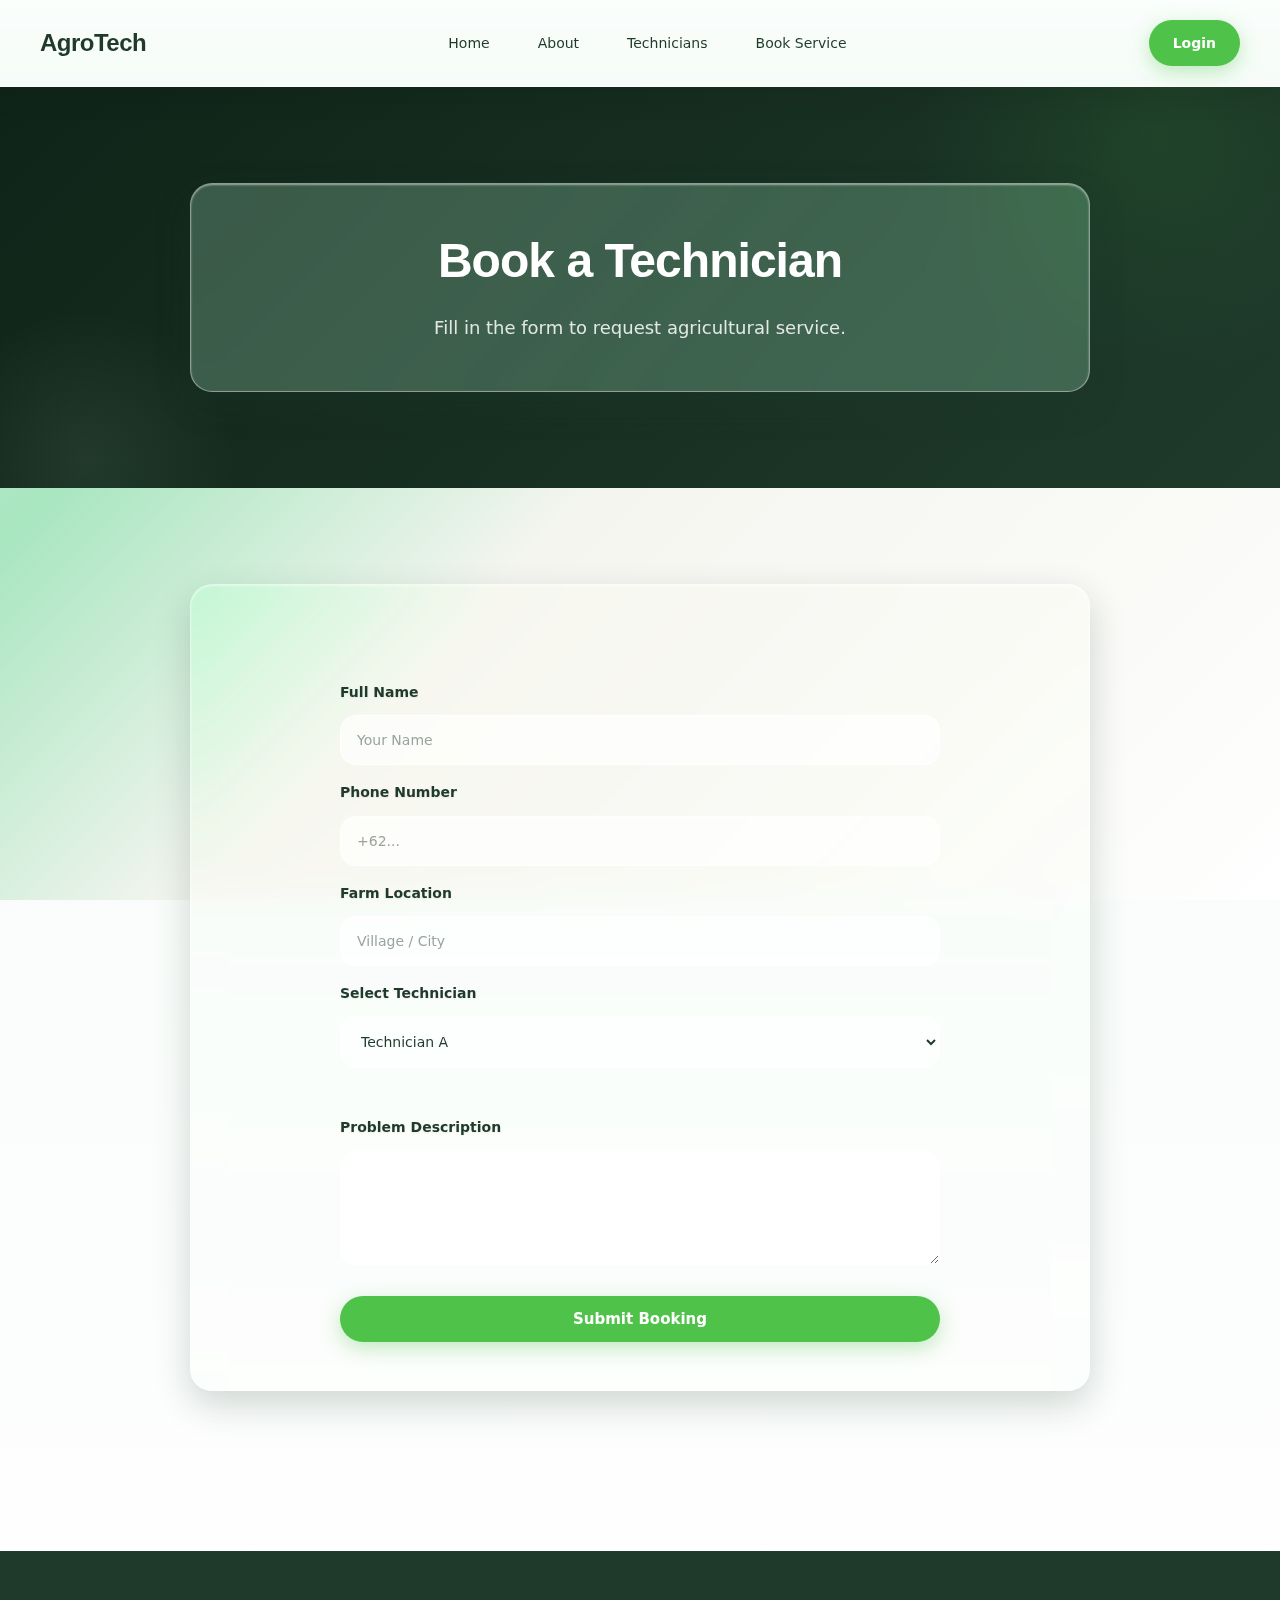
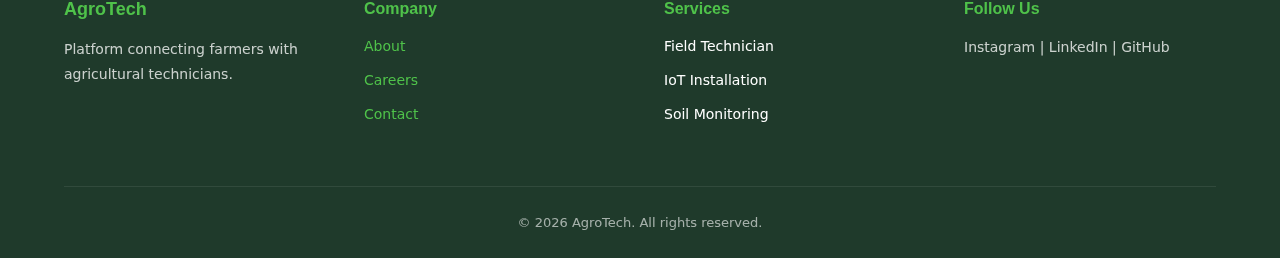
<file: layout/booking.html>
<!DOCTYPE html>
<html lang="en">
<head>
  <meta charset="UTF-8">
  <title>Book Technician | AgroTech</title>
  <link rel="stylesheet" href="../assets/css/style.css">
</head>
<body>

<header>
  <div class="container">
    <div class="logo">
      <h2>AgroTech</h2>
    </div>

    <nav>
      <ul>
        <li><a href="index.html">Home</a></li>
        <li><a href="about.html">About</a></li>
        <li><a href="technicians.html">Technicians</a></li>
        <li><a href="layout/booking.html">Book Service</a></li>
      </ul>
    </nav>

    <div class="cta">
      <a href="#" class="btn-primary">Login</a>
    </div>
  </div>
</header>


<section class="page-hero">
  <div class="container">
    <h1>Book a Technician</h1>
    <p>Fill in the form to request agricultural service.</p>
  </div>
</section>

<section class="booking-form">
  <div class="container">
    <form>
      <div class="grid-2">
        <div>
          <label>Full Name</label>
          <input type="text" placeholder="Your Name">
        </div>

        <div>
          <label>Phone Number</label>
          <input type="text" placeholder="+62...">
        </div>

        <div>
          <label>Farm Location</label>
          <input type="text" placeholder="Village / City">
        </div>

        <div>
          <label>Select Technician</label>
          <select>
            <option>Technician A</option>
            <option>Technician B</option>
          </select>
        </div>
      </div>

      <div>
        <label>Problem Description</label>
        <textarea rows="5"></textarea>
      </div>

      <button type="submit" class="btn-primary">Submit Booking</button>
    </form>
  </div>
</section>

<footer>
  <div class="container">
    <div class="footer-grid">

      <div>
        <h3>AgroTech</h3>
        <p>Platform connecting farmers with agricultural technicians.</p>
      </div>

      <div>
        <h4>Company</h4>
        <ul>
          <li><a href="about.html">About</a></li>
          <li><a href="#">Careers</a></li>
          <li><a href="#">Contact</a></li>
        </ul>
      </div>

      <div>
        <h4>Services</h4>
        <ul>
          <li>Field Technician</li>
          <li>IoT Installation</li>
          <li>Soil Monitoring</li>
        </ul>
      </div>

      <div>
        <h4>Follow Us</h4>
        <p>Instagram | LinkedIn | GitHub</p>
      </div>

    </div>

    <p class="copyright">© 2026 AgroTech. All rights reserved.</p>
  </div>
</footer>


</body>
</html>
</file>
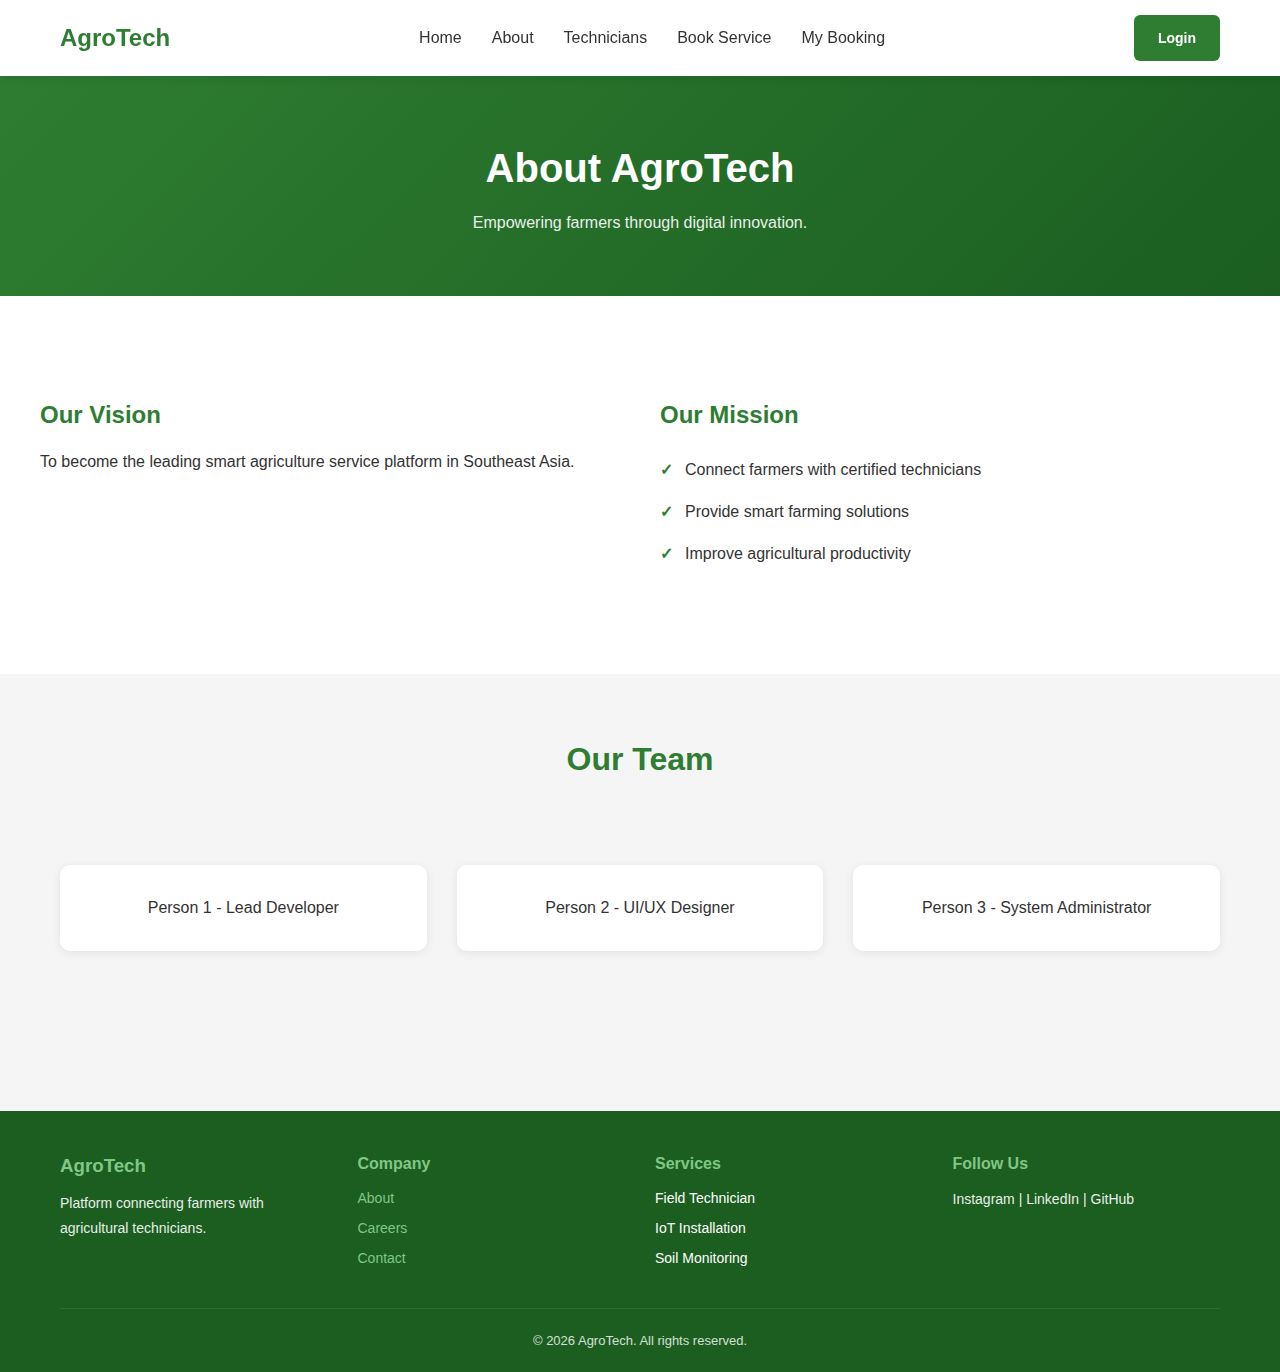
<file: file yang sudah di perbaiki css dan animasi/agrotech-projectmt-technopreneurship-main/about.html>
<!DOCTYPE html>
<html lang="en">

<head>
    <meta charset="UTF-8">
    <title>About AgroTech</title>
    <link rel="stylesheet" href="assets/css/style.css">
    <script src="assets/js/main.js" defer></script>
</head>

<body>

    <!-- HEADER -->
    <header>
        <div class="container">
            <div class="logo">
                <h2>AgroTech</h2>
            </div>

            <nav>
                <ul>
                    <li><a href="index.html">Home</a></li>
                    <li><a href="about.html">About</a></li>
                    <li><a href="technicians.html">Technicians</a></li>
                    <li><a href="booking.html">Book Service</a></li>
                    <li><a href="booking-result.html">My Booking</a></li>
                </ul>
            </nav>

            <div class="cta">
                <a href="#" class="btn-primary" id="openLoginModal">Login</a>
            </div>
        </div>
    </header>

    <!-- LOGIN MODAL -->
    <div id="loginModal" class="login-modal">
        <div class="login-box">
            <h2>Select Login Role</h2>
            <button onclick="loginAs('user')" class="btn-primary">User</button>
            <button onclick="loginAs('admin')" class="btn-secondary">Admin</button>
            <button onclick="loginAs('teknisi')" class="btn-secondary">Teknisi</button>
            <button id="closeLoginModal" class="btn-danger">Close</button>
        </div>
    </div>


    <section class="page-hero">
        <div class="container">
            <h1>About AgroTech</h1>
            <p>Empowering farmers through digital innovation.</p>
        </div>
    </section>

    <section class="about-content">
        <div class="container grid-2">
            <div>
                <h2>Our Vision</h2>
                <p>To become the leading smart agriculture service platform in Southeast Asia.</p>
            </div>

            <div>
                <h2>Our Mission</h2>
                <ul>
                    <li>Connect farmers with certified technicians</li>
                    <li>Provide smart farming solutions</li>
                    <li>Improve agricultural productivity</li>
                </ul>
            </div>
        </div>
    </section>

    <section class="team-section">
        <div class="container">
            <h2>Our Team</h2>
            <div class="grid-3">
                <div class="team-card">Person 1 - Lead Developer</div>
                <div class="team-card">Person 2 - UI/UX Designer</div>
                <div class="team-card">Person 3 - System Administrator</div>
            </div>
        </div>
    </section>

    <footer>
        <div class="container">
            <div class="footer-grid">

                <div>
                    <h3>AgroTech</h3>
                    <p>Platform connecting farmers with agricultural technicians.</p>
                </div>

                <div>
                    <h4>Company</h4>
                    <ul>
                        <li><a href="about.html">About</a></li>
                        <li><a href="#">Careers</a></li>
                        <li><a href="#">Contact</a></li>
                    </ul>
                </div>

                <div>
                    <h4>Services</h4>
                    <ul>
                        <li>Field Technician</li>
                        <li>IoT Installation</li>
                        <li>Soil Monitoring</li>
                    </ul>
                </div>

                <div>
                    <h4>Follow Us</h4>
                    <p>Instagram | LinkedIn | GitHub</p>
                </div>

            </div>

            <p class="copyright">© 2026 AgroTech. All rights reserved.</p>
        </div>
    </footer>


</body>

</html>
</file>
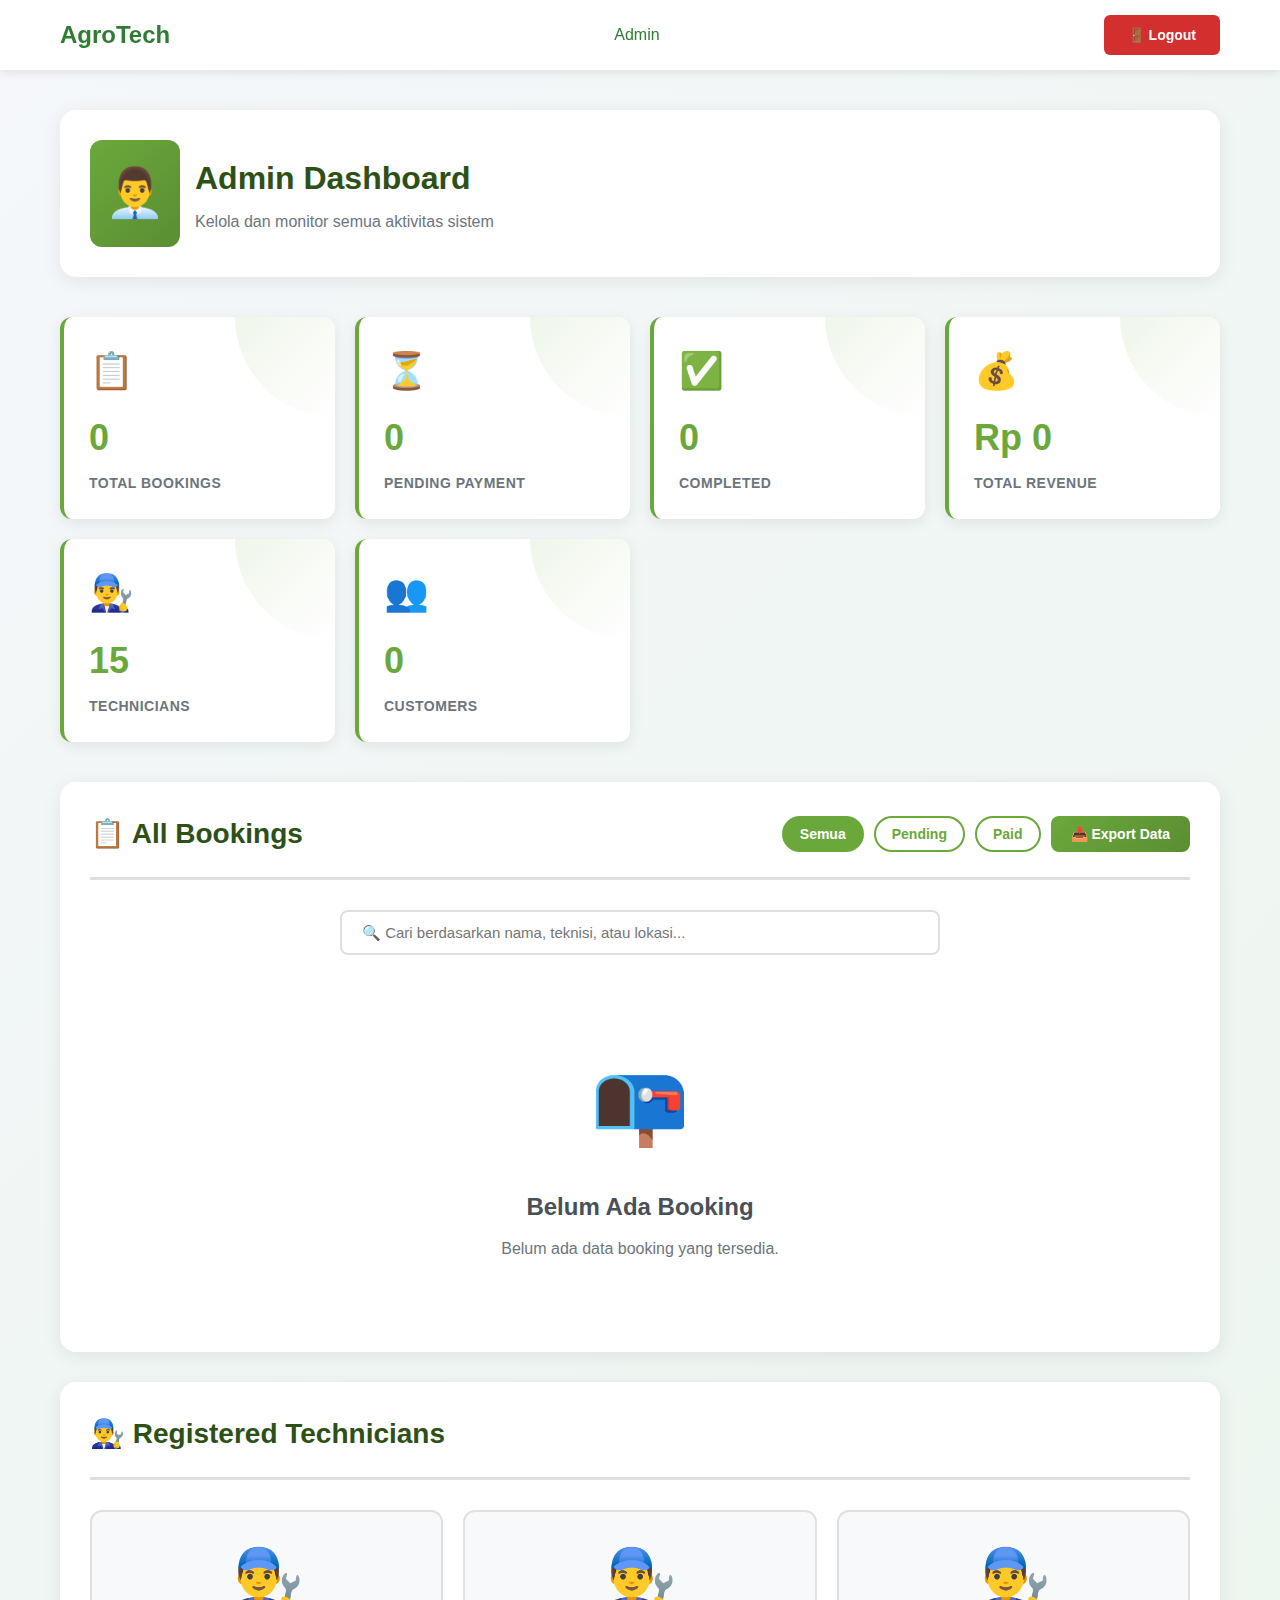
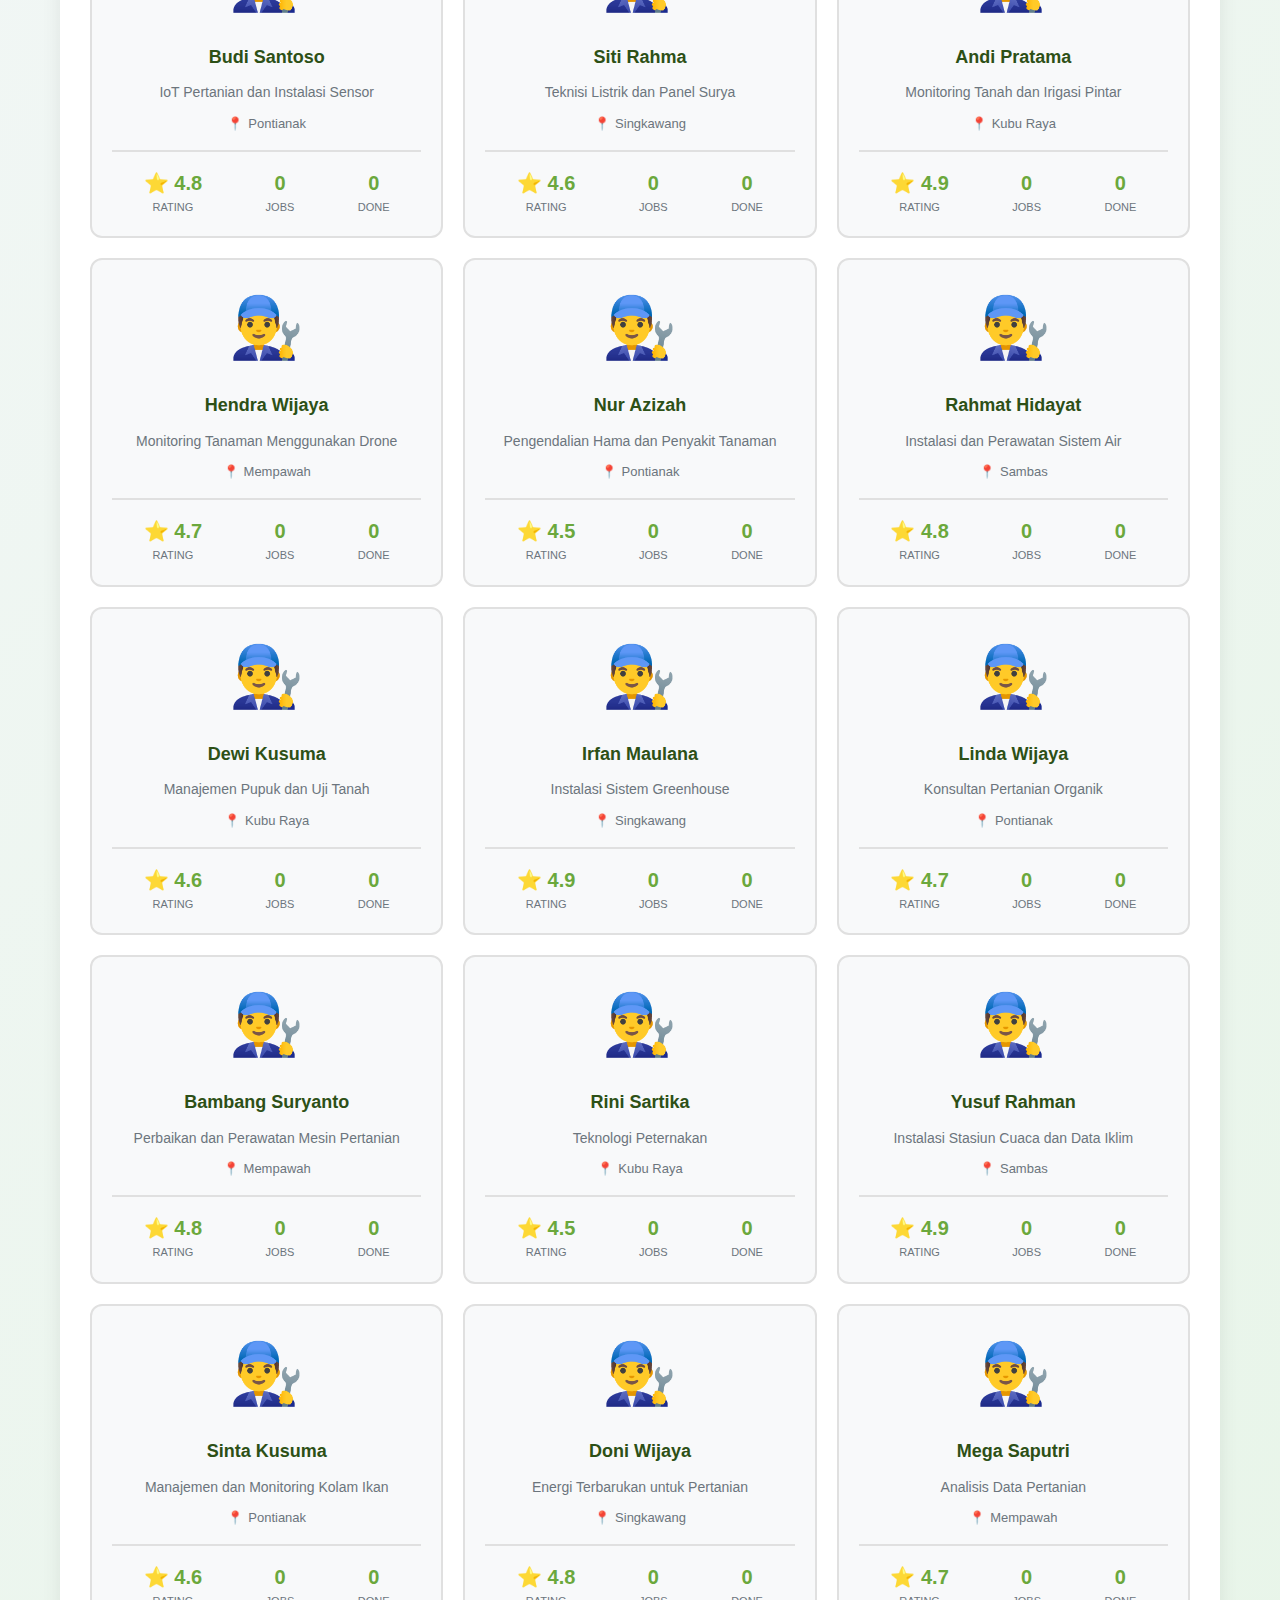
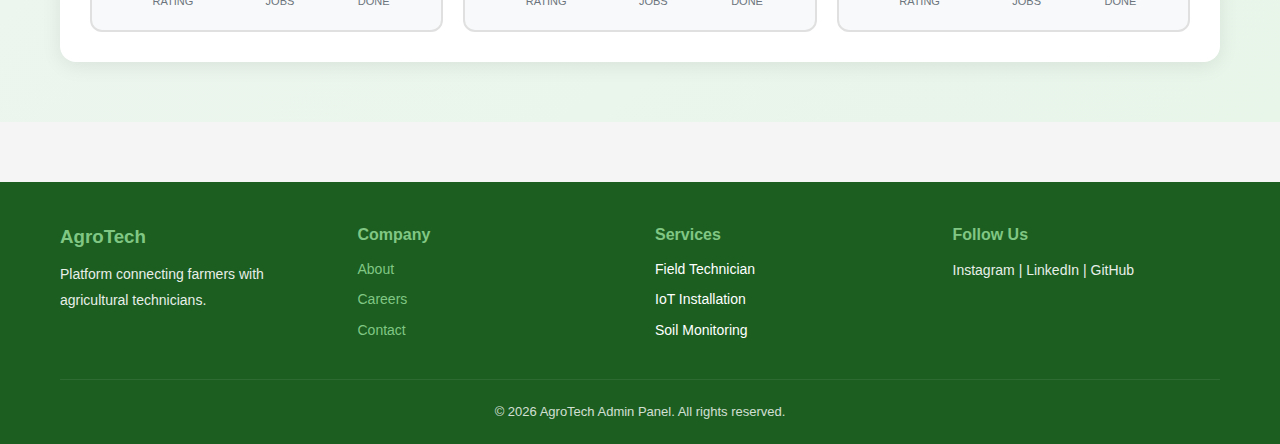
<file: file yang sudah di perbaiki css dan animasi/agrotech-projectmt-technopreneurship-main/admin.html>
<!DOCTYPE html>
<html lang="en">

<head>
    <meta charset="UTF-8">
    <meta name="viewport" content="width=device-width, initial-scale=1.0">
    <title>Admin Dashboard | AgroTech</title>
    <link rel="stylesheet" href="assets/css/style.css">
    <script src="assets/data/technicians.js" defer></script>
    <script src="assets/js/main.js" defer></script>
    <style>
        /* =================== ADMIN DASHBOARD STYLES =================== */
        .admin-dashboard-container {
            background: linear-gradient(135deg, #f5f7fa 0%, #e8f5e9 100%);
            min-height: 100vh;
            padding: 40px 0 60px 0;
        }

        .dashboard-header {
            background: white;
            border-radius: 16px;
            padding: 30px;
            margin-bottom: 40px;
            box-shadow: 0 4px 20px rgba(0, 0, 0, 0.08);
            display: flex;
            justify-content: space-between;
            align-items: center;
            flex-wrap: wrap;
            gap: 20px;
        }

        .dashboard-title {
            display: flex;
            align-items: center;
            gap: 15px;
        }

        .dashboard-icon {
            font-size: 48px;
            background: linear-gradient(135deg, #6ba83c 0%, #5a8e32 100%);
            padding: 15px;
            border-radius: 12px;
            display: flex;
            align-items: center;
            justify-content: center;
        }

        .dashboard-title h1 {
            color: #2d5016;
            margin: 0;
            font-size: 32px;
        }

        .dashboard-title p {
            color: #6c757d;
            margin: 5px 0 0 0;
            font-size: 16px;
        }

        /* Statistics Cards */
        .stats-grid {
            display: grid;
            grid-template-columns: repeat(auto-fit, minmax(250px, 1fr));
            gap: 20px;
            margin-bottom: 40px;
        }

        .stat-card {
            background: white;
            border-radius: 12px;
            padding: 25px;
            box-shadow: 0 4px 15px rgba(0, 0, 0, 0.08);
            border-left: 4px solid #6ba83c;
            transition: all 0.3s ease;
            position: relative;
            overflow: hidden;
        }

        .stat-card::before {
            content: '';
            position: absolute;
            top: 0;
            right: 0;
            width: 100px;
            height: 100px;
            background: linear-gradient(135deg, rgba(107, 168, 60, 0.1) 0%, transparent 100%);
            border-radius: 0 12px 0 100%;
        }

        .stat-card:hover {
            transform: translateY(-5px);
            box-shadow: 0 8px 25px rgba(0, 0, 0, 0.15);
        }

        .stat-icon {
            font-size: 36px;
            margin-bottom: 10px;
        }

        .stat-number {
            font-size: 36px;
            font-weight: 700;
            color: #6ba83c;
            margin: 10px 0 5px 0;
        }

        .stat-label {
            color: #6c757d;
            font-size: 14px;
            font-weight: 600;
            text-transform: uppercase;
            letter-spacing: 0.5px;
        }

        /* Bookings Section */
        .bookings-section {
            background: white;
            border-radius: 16px;
            padding: 30px;
            box-shadow: 0 4px 20px rgba(0, 0, 0, 0.08);
            margin-bottom: 30px;
        }

        .section-header {
            display: flex;
            justify-content: space-between;
            align-items: center;
            margin-bottom: 30px;
            padding-bottom: 20px;
            border-bottom: 3px solid #e0e0e0;
            flex-wrap: wrap;
            gap: 15px;
        }

        .section-header h2 {
            color: #2d5016;
            margin: 0;
            font-size: 28px;
            font-weight: 700;
        }

        .section-actions {
            display: flex;
            gap: 10px;
            flex-wrap: wrap;
        }

        .filter-btn {
            padding: 8px 16px;
            border: 2px solid #6ba83c;
            background: white;
            color: #6ba83c;
            border-radius: 20px;
            font-size: 14px;
            font-weight: 600;
            cursor: pointer;
            transition: all 0.3s ease;
        }

        .filter-btn:hover,
        .filter-btn.active {
            background: #6ba83c;
            color: white;
        }

        .export-btn {
            padding: 10px 20px;
            background: linear-gradient(135deg, #6ba83c 0%, #5a8e32 100%);
            color: white;
            border: none;
            border-radius: 8px;
            font-size: 14px;
            font-weight: 600;
            cursor: pointer;
            transition: all 0.3s ease;
            display: inline-flex;
            align-items: center;
            gap: 8px;
        }

        .export-btn:hover {
            transform: translateY(-2px);
            box-shadow: 0 4px 12px rgba(107, 168, 60, 0.4);
        }

        /* Search Box */
        .search-box {
            margin-bottom: 25px;
            display: flex;
            gap: 10px;
            align-items: center;
        }

        .search-input {
            flex: 1;
            padding: 12px 20px;
            border: 2px solid #e0e0e0;
            border-radius: 8px;
            font-size: 15px;
            transition: all 0.3s ease;
        }

        .search-input:focus {
            outline: none;
            border-color: #6ba83c;
            box-shadow: 0 0 0 3px rgba(107, 168, 60, 0.1);
        }

        /* Booking Cards */
        .bookings-list {
            display: grid;
            gap: 20px;
        }

        .booking-card {
            background: #f8f9fa;
            border-radius: 12px;
            padding: 25px;
            border: 2px solid #e0e0e0;
            transition: all 0.3s ease;
            position: relative;
            overflow: hidden;
        }

        .booking-card::before {
            content: '';
            position: absolute;
            left: 0;
            top: 0;
            bottom: 0;
            width: 6px;
            background: linear-gradient(135deg, #6ba83c 0%, #5a8e32 100%);
        }

        .booking-card:hover {
            box-shadow: 0 8px 25px rgba(0, 0, 0, 0.15);
            transform: translateX(5px);
            border-color: #6ba83c;
        }

        .booking-header {
            display: flex;
            justify-content: space-between;
            align-items: flex-start;
            margin-bottom: 20px;
            flex-wrap: wrap;
            gap: 15px;
        }

        .booking-id {
            font-size: 18px;
            font-weight: 700;
            color: #2d5016;
            display: flex;
            align-items: center;
            gap: 8px;
        }

        .status-badge {
            padding: 6px 14px;
            border-radius: 20px;
            font-size: 13px;
            font-weight: 600;
            display: inline-flex;
            align-items: center;
            gap: 6px;
        }

        .status-pending {
            background: #fff3cd;
            color: #856404;
            border: 2px solid #ffc107;
        }

        .status-paid {
            background: #d4edda;
            color: #155724;
            border: 2px solid #28a745;
        }

        .booking-grid {
            display: grid;
            grid-template-columns: repeat(auto-fit, minmax(200px, 1fr));
            gap: 20px;
            margin: 20px 0;
        }

        .booking-detail {
            display: flex;
            align-items: flex-start;
            gap: 12px;
        }

        .detail-icon {
            font-size: 24px;
            flex-shrink: 0;
            margin-top: 2px;
        }

        .detail-content {
            display: flex;
            flex-direction: column;
            gap: 4px;
        }

        .detail-label {
            font-size: 12px;
            color: #6c757d;
            font-weight: 600;
            text-transform: uppercase;
            letter-spacing: 0.5px;
        }

        .detail-value {
            font-size: 15px;
            color: #2d5016;
            font-weight: 600;
            word-break: break-word;
        }

        .problem-section {
            background: white;
            padding: 15px;
            border-radius: 8px;
            margin: 20px 0;
            border-left: 4px solid #6ba83c;
        }

        .problem-label {
            font-weight: 700;
            color: #495057;
            display: flex;
            align-items: center;
            gap: 8px;
            margin-bottom: 8px;
            font-size: 14px;
        }

        .problem-text {
            color: #495057;
            margin: 0;
            line-height: 1.6;
            font-size: 14px;
        }

        .booking-actions {
            display: flex;
            gap: 10px;
            margin-top: 20px;
            flex-wrap: wrap;
        }

        .btn-action {
            padding: 10px 20px;
            border: none;
            border-radius: 8px;
            font-size: 14px;
            font-weight: 600;
            cursor: pointer;
            transition: all 0.3s ease;
            display: inline-flex;
            align-items: center;
            gap: 8px;
        }

        .btn-view {
            background: #17a2b8;
            color: white;
        }

        .btn-view:hover {
            background: #138496;
            transform: translateY(-2px);
            box-shadow: 0 4px 12px rgba(23, 162, 184, 0.4);
        }

        .btn-delete {
            background: #dc3545;
            color: white;
        }

        .btn-delete:hover {
            background: #c82333;
            transform: translateY(-2px);
            box-shadow: 0 4px 12px rgba(220, 53, 69, 0.4);
        }

        /* Technicians Section */
        .technicians-section {
            background: white;
            border-radius: 16px;
            padding: 30px;
            box-shadow: 0 4px 20px rgba(0, 0, 0, 0.08);
        }

        .tech-grid {
            display: grid;
            grid-template-columns: repeat(auto-fit, minmax(280px, 1fr));
            gap: 20px;
            margin-top: 20px;
        }

        .tech-card {
            background: #f8f9fa;
            border-radius: 12px;
            padding: 20px;
            border: 2px solid #e0e0e0;
            transition: all 0.3s ease;
            text-align: center;
        }

        .tech-card:hover {
            transform: translateY(-5px);
            box-shadow: 0 8px 20px rgba(0, 0, 0, 0.15);
            border-color: #6ba83c;
        }

        .tech-avatar {
            font-size: 60px;
            margin-bottom: 15px;
        }

        .tech-name {
            font-size: 18px;
            font-weight: 700;
            color: #2d5016;
            margin: 10px 0;
        }

        .tech-skill {
            font-size: 14px;
            color: #6c757d;
            margin: 5px 0;
        }

        .tech-location {
            font-size: 13px;
            color: #6c757d;
            display: flex;
            align-items: center;
            justify-content: center;
            gap: 5px;
            margin: 10px 0;
        }

        .tech-stats {
            display: flex;
            justify-content: space-around;
            margin-top: 15px;
            padding-top: 15px;
            border-top: 2px solid #e0e0e0;
        }

        .tech-stat {
            text-align: center;
        }

        .tech-stat-value {
            font-size: 20px;
            font-weight: 700;
            color: #6ba83c;
        }

        .tech-stat-label {
            font-size: 11px;
            color: #6c757d;
            text-transform: uppercase;
        }

        /* Empty State */
        .empty-state {
            text-align: center;
            padding: 60px 20px;
        }

        .empty-icon {
            font-size: 80px;
            margin-bottom: 20px;
        }

        .empty-state h3 {
            color: #495057;
            font-size: 24px;
            margin-bottom: 10px;
        }

        .empty-state p {
            color: #6c757d;
            font-size: 16px;
        }

        /* Responsive */
        @media (max-width: 768px) {
            .dashboard-header {
                flex-direction: column;
                text-align: center;
            }

            .dashboard-title {
                flex-direction: column;
            }

            .stats-grid {
                grid-template-columns: 1fr;
            }

            .section-header {
                flex-direction: column;
                align-items: flex-start;
            }

            .section-actions {
                width: 100%;
            }

            .filter-btn,
            .export-btn {
                flex: 1;
                justify-content: center;
            }

            .booking-grid {
                grid-template-columns: 1fr;
            }

            .booking-actions {
                flex-direction: column;
            }

            .btn-action {
                width: 100%;
                justify-content: center;
            }

            .tech-grid {
                grid-template-columns: 1fr;
            }
        }
    </style>
</head>

<body>

    <!-- HEADER -->
    <header>
        <div class="container">
            <div class="logo">
                <h2>AgroTech</h2>
            </div>

            <nav>
                <ul>
                    <li><a href="admin.html" class="active">Admin</a></li>
                </ul>
            </nav>

            <div class="cta">
                <button onclick="logout()" class="btn-danger">🚪 Logout</button>
            </div>
        </div>
    </header>

    <!-- ADMIN DASHBOARD -->
    <section class="admin-dashboard-container">
        <div class="container">

            <!-- Dashboard Header -->
            <div class="dashboard-header">
                <div class="dashboard-title">
                    <div class="dashboard-icon">👨‍💼</div>
                    <div>
                        <h1>Admin Dashboard</h1>
                        <p>Kelola dan monitor semua aktivitas sistem</p>
                    </div>
                </div>
            </div>

            <!-- Statistics -->
            <div class="stats-grid">
                <div class="stat-card">
                    <div class="stat-icon">📋</div>
                    <div class="stat-number" id="totalBookings">0</div>
                    <div class="stat-label">Total Bookings</div>
                </div>

                <div class="stat-card">
                    <div class="stat-icon">⏳</div>
                    <div class="stat-number" id="pendingBookings">0</div>
                    <div class="stat-label">Pending Payment</div>
                </div>

                <div class="stat-card">
                    <div class="stat-icon">✅</div>
                    <div class="stat-number" id="completedBookings">0</div>
                    <div class="stat-label">Completed</div>
                </div>

                <div class="stat-card">
                    <div class="stat-icon">💰</div>
                    <div class="stat-number" id="totalRevenue">Rp 0</div>
                    <div class="stat-label">Total Revenue</div>
                </div>

                <div class="stat-card">
                    <div class="stat-icon">👨‍🔧</div>
                    <div class="stat-number" id="totalTechnicians">0</div>
                    <div class="stat-label">Technicians</div>
                </div>

                <div class="stat-card">
                    <div class="stat-icon">👥</div>
                    <div class="stat-number" id="totalCustomers">0</div>
                    <div class="stat-label">Customers</div>
                </div>
            </div>

            <!-- Bookings Section -->
            <div class="bookings-section">
                <div class="section-header">
                    <h2>📋 All Bookings</h2>
                    <div class="section-actions">
                        <button class="filter-btn active" onclick="filterBookings('all')">Semua</button>
                        <button class="filter-btn" onclick="filterBookings('pending')">Pending</button>
                        <button class="filter-btn" onclick="filterBookings('paid')">Paid</button>
                        <button class="export-btn" onclick="exportData()">📥 Export Data</button>
                    </div>
                </div>

                <!-- Search Box -->
                <div class="search-box">
                    <input type="text" class="search-input" id="searchInput" placeholder="🔍 Cari berdasarkan nama, teknisi, atau lokasi...">
                </div>

                <!-- Bookings List -->
                <div id="bookingsList" class="bookings-list">
                    <!-- Loaded via JavaScript -->
                </div>

                <!-- Empty State -->
                <div id="emptyBookings" class="empty-state" style="display: none;">
                    <div class="empty-icon">📭</div>
                    <h3>Belum Ada Booking</h3>
                    <p>Belum ada data booking yang tersedia.</p>
                </div>
            </div>

            <!-- Technicians Section -->
            <div class="technicians-section">
                <div class="section-header">
                    <h2>👨‍🔧 Registered Technicians</h2>
                </div>

                <div id="techniciansList" class="tech-grid">
                    <!-- Loaded via JavaScript -->
                </div>
            </div>

        </div>
    </section>

    <!-- FOOTER -->
    <footer>
        <div class="container">
            <div class="footer-grid">

                <div>
                    <h3>AgroTech</h3>
                    <p>Platform connecting farmers with agricultural technicians.</p>
                </div>

                <div>
                    <h4>Company</h4>
                    <ul>
                        <li><a href="about.html">About</a></li>
                        <li><a href="#">Careers</a></li>
                        <li><a href="#">Contact</a></li>
                    </ul>
                </div>

                <div>
                    <h4>Services</h4>
                    <ul>
                        <li>Field Technician</li>
                        <li>IoT Installation</li>
                        <li>Soil Monitoring</li>
                    </ul>
                </div>

                <div>
                    <h4>Follow Us</h4>
                    <p>Instagram | LinkedIn | GitHub</p>
                </div>

            </div>

            <p class="copyright">© 2026 AgroTech Admin Panel. All rights reserved.</p>
        </div>
    </footer>

    <!-- SCRIPT -->
    <script>
        let currentFilter = 'all';
        let allBookings = [];

        // Load dashboard when page loads
        document.addEventListener("DOMContentLoaded", () => {
            loadAdminDashboard();
            loadTechnicians();
            setupSearch();
        });

        function loadAdminDashboard() {
            allBookings = JSON.parse(localStorage.getItem("bookings")) || [];
            const emptyState = document.getElementById("emptyBookings");
            const bookingsList = document.getElementById("bookingsList");

            // Calculate statistics
            const totalBookings = allBookings.length;
            const pendingBookings = allBookings.filter(b => !b.isPaid).length;
            const completedBookings = allBookings.filter(b => b.isPaid).length;
            
            const totalRevenue = allBookings
                .filter(b => b.isPaid)
                .reduce((sum, booking) => {
                    const price = parseInt(booking.techPrice.replace(/[^0-9]/g, '')) || 0;
                    return sum + price;
                }, 0);

            const uniqueCustomers = new Set(allBookings.map(b => b.name)).size;
            const totalTechnicians = technicians.length;

            // Update statistics
            document.getElementById("totalBookings").textContent = totalBookings;
            document.getElementById("pendingBookings").textContent = pendingBookings;
            document.getElementById("completedBookings").textContent = completedBookings;
            document.getElementById("totalRevenue").textContent = `Rp ${totalRevenue.toLocaleString('id-ID')}`;
            document.getElementById("totalTechnicians").textContent = totalTechnicians;
            document.getElementById("totalCustomers").textContent = uniqueCustomers;

            if (totalBookings === 0) {
                bookingsList.innerHTML = "";
                emptyState.style.display = "block";
            } else {
                emptyState.style.display = "none";
                renderBookings(allBookings);
            }
        }

        function renderBookings(bookings) {
            const container = document.getElementById("bookingsList");
            container.innerHTML = "";

            // Filter bookings
            let filteredBookings = bookings;
            if (currentFilter === 'pending') {
                filteredBookings = bookings.filter(b => !b.isPaid);
            } else if (currentFilter === 'paid') {
                filteredBookings = bookings.filter(b => b.isPaid);
            }

            // Sort by newest first
            filteredBookings = [...filteredBookings].reverse();

            if (filteredBookings.length === 0) {
                container.innerHTML = `
                    <div class="empty-state">
                        <div class="empty-icon">🔍</div>
                        <h3>Tidak Ada Data</h3>
                        <p>Tidak ada booking yang sesuai dengan filter.</p>
                    </div>
                `;
                return;
            }

            filteredBookings.forEach((booking, index) => {
                const statusClass = booking.isPaid ? 'status-paid' : 'status-pending';
                const statusText = booking.isPaid ? '✅ Paid' : '⏳ Pending';

                const card = document.createElement("div");
                card.className = "booking-card";

                card.innerHTML = `
                    <div class="booking-header">
                        <div class="booking-id">
                            <span>📌</span>
                            Booking #${bookings.length - index}
                        </div>
                        <span class="status-badge ${statusClass}">${statusText}</span>
                    </div>

                    <div class="booking-grid">
                        <div class="booking-detail">
                            <span class="detail-icon">👤</span>
                            <div class="detail-content">
                                <span class="detail-label">Customer</span>
                                <span class="detail-value">${booking.name}</span>
                            </div>
                        </div>

                        <div class="booking-detail">
                            <span class="detail-icon">📞</span>
                            <div class="detail-content">
                                <span class="detail-label">Phone</span>
                                <span class="detail-value">${booking.phone}</span>
                            </div>
                        </div>

                        <div class="booking-detail">
                            <span class="detail-icon">📍</span>
                            <div class="detail-content">
                                <span class="detail-label">Location</span>
                                <span class="detail-value">${booking.location}</span>
                            </div>
                        </div>

                        <div class="booking-detail">
                            <span class="detail-icon">👨‍🔧</span>
                            <div class="detail-content">
                                <span class="detail-label">Technician</span>
                                <span class="detail-value">${booking.tech}</span>
                            </div>
                        </div>

                        <div class="booking-detail">
                            <span class="detail-icon">💰</span>
                            <div class="detail-content">
                                <span class="detail-label">Price</span>
                                <span class="detail-value">${booking.techPrice}</span>
                            </div>
                        </div>

                        <div class="booking-detail">
                            <span class="detail-icon">🕐</span>
                            <div class="detail-content">
                                <span class="detail-label">Time</span>
                                <span class="detail-value">${booking.time}</span>
                            </div>
                        </div>
                    </div>

                    <div class="problem-section">
                        <div class="problem-label">⚠️ Problem Description:</div>
                        <p class="problem-text">${booking.problem}</p>
                    </div>

                    <div class="booking-actions">
                        <button onclick="viewDetails(${bookings.length - 1 - index})" class="btn-action btn-view">
                            👁️ View Details
                        </button>
                        <button onclick="deleteBooking(${bookings.length - 1 - index})" class="btn-action btn-delete">
                            🗑️ Delete
                        </button>
                    </div>
                `;

                container.appendChild(card);
            });
        }

        function loadTechnicians() {
            const container = document.getElementById("techniciansList");
            container.innerHTML = "";

            const bookings = JSON.parse(localStorage.getItem("bookings")) || [];

            technicians.forEach(tech => {
                // Count jobs for this technician
                const techJobs = bookings.filter(b => b.tech === tech.name);
                const totalJobs = techJobs.length;
                const completedJobs = techJobs.filter(b => b.isPaid).length;

                const card = document.createElement("div");
                card.className = "tech-card";

                card.innerHTML = `
                    <div class="tech-avatar">👨‍🔧</div>
                    <div class="tech-name">${tech.name}</div>
                    <div class="tech-skill">${tech.skill}</div>
                    <div class="tech-location">
                        <span>📍</span>
                        <span>${tech.location}</span>
                    </div>
                    <div class="tech-stats">
                        <div class="tech-stat">
                            <div class="tech-stat-value">⭐ ${tech.rating}</div>
                            <div class="tech-stat-label">Rating</div>
                        </div>
                        <div class="tech-stat">
                            <div class="tech-stat-value">${totalJobs}</div>
                            <div class="tech-stat-label">Jobs</div>
                        </div>
                        <div class="tech-stat">
                            <div class="tech-stat-value">${completedJobs}</div>
                            <div class="tech-stat-label">Done</div>
                        </div>
                    </div>
                `;

                container.appendChild(card);
            });
        }

        function filterBookings(filter) {
            currentFilter = filter;

            // Update active button
            document.querySelectorAll('.filter-btn').forEach(btn => {
                btn.classList.remove('active');
            });
            event.target.classList.add('active');

            // Reload bookings with filter
            renderBookings(allBookings);
        }

        function setupSearch() {
            const searchInput = document.getElementById("searchInput");
            
            searchInput.addEventListener("input", (e) => {
                const searchTerm = e.target.value.toLowerCase().trim();
                
                if (searchTerm === "") {
                    renderBookings(allBookings);
                    return;
                }

                const filtered = allBookings.filter(booking => {
                    return booking.name.toLowerCase().includes(searchTerm) ||
                           booking.tech.toLowerCase().includes(searchTerm) ||
                           booking.location.toLowerCase().includes(searchTerm) ||
                           booking.phone.includes(searchTerm);
                });

                renderBookings(filtered);
            });
        }

        function viewDetails(index) {
            const bookings = JSON.parse(localStorage.getItem("bookings")) || [];
            const booking = bookings[index];

            if (!booking) return;

            alert(`
📋 BOOKING DETAILS

👤 Customer: ${booking.name}
📞 Phone: ${booking.phone}
📍 Location: ${booking.location}
👨‍🔧 Technician: ${booking.tech}
📞 Tech Phone: ${booking.techPhone}
💰 Price: ${booking.techPrice}
⚠️ Problem: ${booking.problem}
🕐 Time: ${booking.time}
✅ Status: ${booking.isPaid ? 'Paid' : 'Pending Payment'}
            `);
        }

        function deleteBooking(index) {
            if (!confirm("Are you sure you want to delete this booking?")) {
                return;
            }

            const bookings = JSON.parse(localStorage.getItem("bookings")) || [];
            
            if (index >= 0 && index < bookings.length) {
                bookings.splice(index, 1);
                localStorage.setItem("bookings", JSON.stringify(bookings));
                
                // Reload dashboard
                loadAdminDashboard();
                loadTechnicians();
            }
        }

        function exportData() {
            const bookings = JSON.parse(localStorage.getItem("bookings")) || [];
            
            if (bookings.length === 0) {
                alert("No data to export!");
                return;
            }

            // Create CSV content
            let csvContent = "data:text/csv;charset=utf-8,";
            csvContent += "Name,Phone,Location,Technician,Tech Phone,Price,Problem,Time,Status\n";

            bookings.forEach(booking => {
                const row = [
                    booking.name,
                    booking.phone,
                    booking.location,
                    booking.tech,
                    booking.techPhone,
                    booking.techPrice,
                    `"${booking.problem}"`,
                    booking.time,
                    booking.isPaid ? 'Paid' : 'Pending'
                ].join(",");
                csvContent += row + "\n";
            });

            // Download file
            const encodedUri = encodeURI(csvContent);
            const link = document.createElement("a");
            link.setAttribute("href", encodedUri);
            link.setAttribute("download", `agrotech_bookings_${new Date().toISOString().split('T')[0]}.csv`);
            document.body.appendChild(link);
            link.click();
            document.body.removeChild(link);

            alert("✅ Data exported successfully!");
        }
    </script>

</body>

</html>
</file>
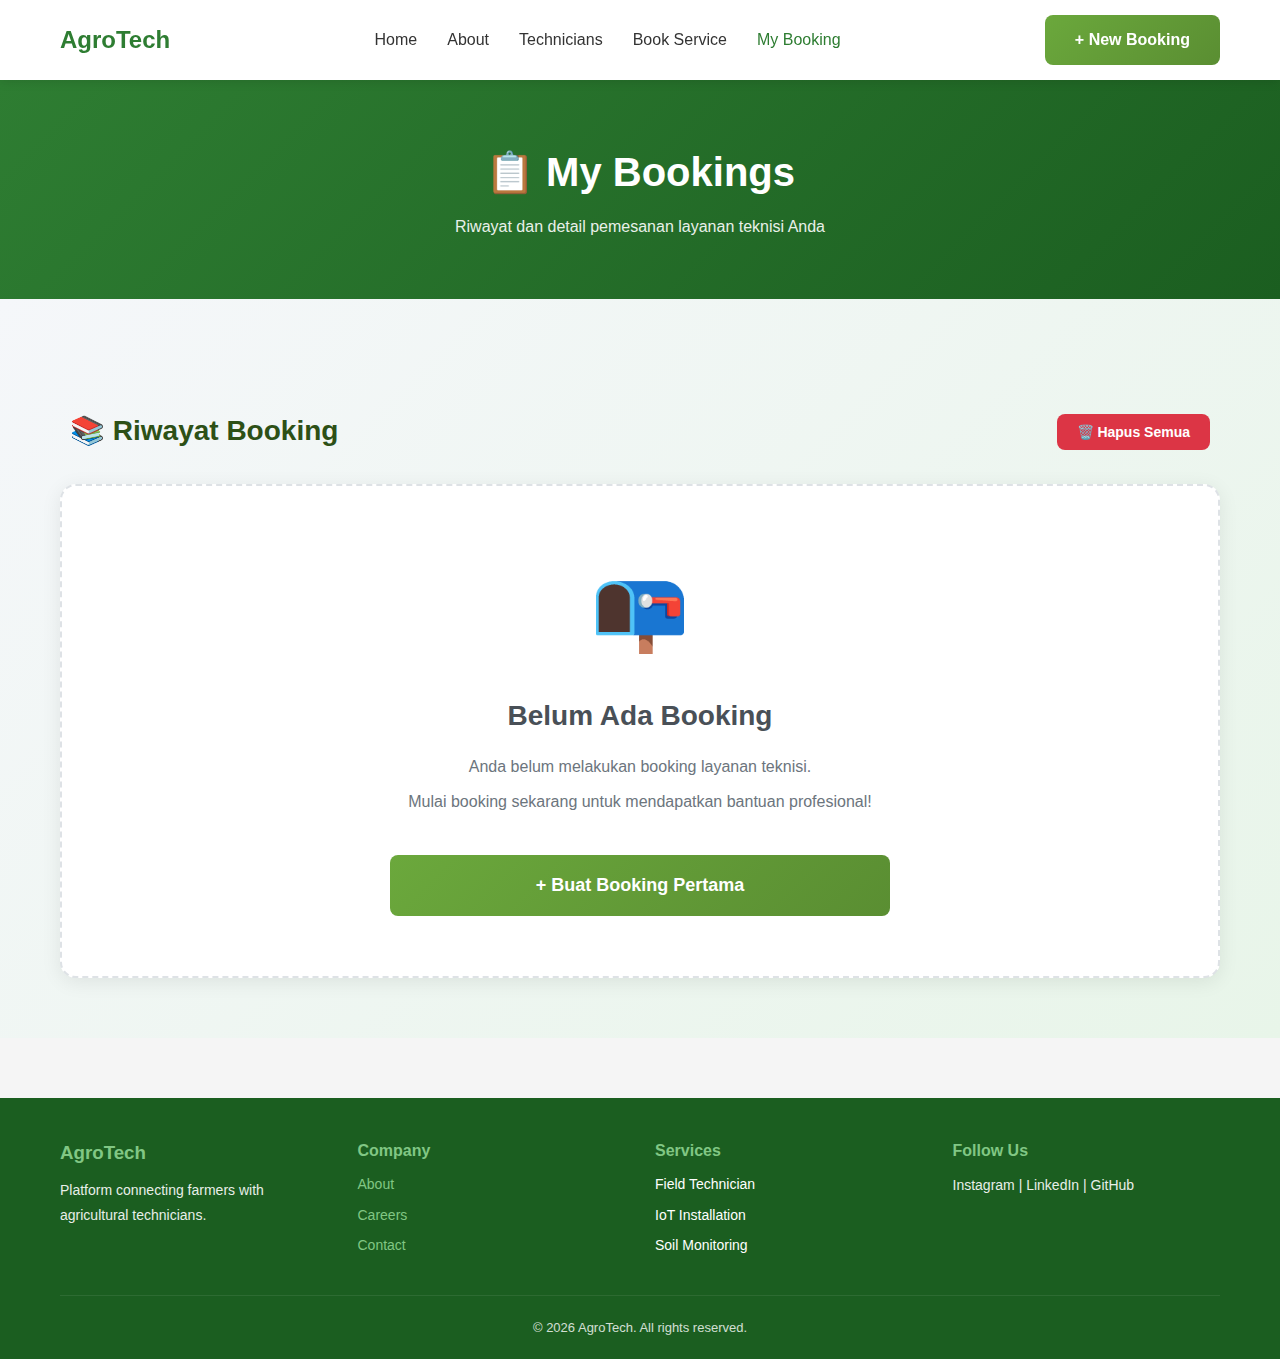
<file: file yang sudah di perbaiki css dan animasi/agrotech-projectmt-technopreneurship-main/booking-result.html>
<!DOCTYPE html>
<html lang="en">

<head>
    <meta charset="UTF-8">
    <title>My Bookings | AgroTech</title>
    <link rel="stylesheet" href="assets/css/style.css">
    <link rel="stylesheet" href="assets/css/style-booking-result.css">
    <script src="assets/data/technicians.js" defer></script>
    <script src="assets/js/main.js" defer></script>
</head>

<body>

    <!-- HEADER -->
    <header>
        <div class="container">
            <div class="logo">
                <h2>AgroTech</h2>
            </div>

            <nav>
                <ul>
                    <li><a href="index.html">Home</a></li>
                    <li><a href="about.html">About</a></li>
                    <li><a href="technicians.html">Technicians</a></li>
                    <li><a href="booking.html">Book Service</a></li>
                    <li><a href="booking-result.html" class="active">My Booking</a></li>
                </ul>
            </nav>

            <div class="cta">
                <a href="booking.html" class="btn-primary">+ New Booking</a>
            </div>
        </div>
    </header>

    <!-- PAGE HERO -->
    <section class="page-hero">
        <div class="container">
            <h1>📋 My Bookings</h1>
            <p>Riwayat dan detail pemesanan layanan teknisi Anda</p>
        </div>
    </section>

    <!-- BOOKING LIST SECTION -->
    <section class="booking-result">
        <div class="container">

            <!-- LATEST BOOKING (if exists and not paid) -->
            <div id="latestBookingSection" class="latest-booking-section hidden">
                <div class="result-card latest-card">
                    <div class="card-header">
                        <h2>🔔 Booking Terbaru</h2>
                        <span class="status-badge pending">Menunggu Pembayaran</span>
                    </div>
                    
                    <div class="booking-info" id="latestBookingDetails">
                        <!-- Loaded via JavaScript -->
                    </div>

                    <!-- PAYMENT SECTION -->
                    <div class="payment-section" id="paymentSection">
                        <h3>💳 Pembayaran</h3>
                        <div class="payment-info">
                            <div class="price-row">
                                <span class="price-label">Total Biaya:</span>
                                <span class="price-value" id="totalPrice">-</span>
                            </div>
                            <p class="payment-note">💡 Pembayaran dapat dilakukan langsung kepada teknisi atau melalui transfer</p>
                        </div>
                        <button onclick="processPayment()" class="btn-primary btn-large">
                            <span>💳 Bayar Sekarang</span>
                        </button>
                    </div>

                    <!-- CONTACT SECTION (Hidden until payment) -->
                    <div class="contact-section hidden" id="contactSection">
                        <div class="success-banner">
                            <h3>✅ Pembayaran Berhasil!</h3>
                            <p>Booking Anda telah dikonfirmasi</p>
                        </div>
                        
                        <div class="contact-info">
                            <p class="contact-title">Silakan hubungi teknisi untuk konfirmasi jadwal:</p>
                            <div class="technician-contact">
                                <div class="tech-avatar">👨‍🔧</div>
                                <div class="tech-details">
                                    <h4 id="techName">-</h4>
                                    <div class="phone-row">
                                        <span class="phone-icon">📞</span>
                                        <a href="#" id="techPhone" class="phone-link">-</a>
                                    </div>
                                    <p class="contact-note">⏰ Teknisi akan menghubungi Anda dalam 1x24 jam</p>
                                </div>
                            </div>
                        </div>
                        
                        <div class="action-buttons">
                            <a href="index.html" class="btn-secondary">← Kembali ke Beranda</a>
                            <a href="booking.html" class="btn-primary">+ Booking Baru</a>
                        </div>
                    </div>
                </div>
            </div>

            <!-- ALL BOOKINGS HISTORY -->
            <div class="booking-history-section">
                <div class="section-header">
                    <h2>📚 Riwayat Booking</h2>
                    <button onclick="clearAllBookings()" class="btn-clear">🗑️ Hapus Semua</button>
                </div>

                <div id="bookingHistoryList" class="booking-history-list">
                    <!-- Loaded via JavaScript -->
                </div>

                <!-- NO BOOKINGS MESSAGE -->
                <div id="noBookingsMessage" class="no-booking-data hidden">
                    <div class="empty-state">
                        <div class="empty-icon">📭</div>
                        <h3>Belum Ada Booking</h3>
                        <p>Anda belum melakukan booking layanan teknisi.</p>
                        <p>Mulai booking sekarang untuk mendapatkan bantuan profesional!</p>
                        <a href="booking.html" class="btn-primary btn-large">
                            <span>+ Buat Booking Pertama</span>
                        </a>
                    </div>
                </div>
            </div>

        </div>
    </section>

    <!-- FOOTER -->
    <footer>
        <div class="container">
            <div class="footer-grid">

                <div>
                    <h3>AgroTech</h3>
                    <p>Platform connecting farmers with agricultural technicians.</p>
                </div>

                <div>
                    <h4>Company</h4>
                    <ul>
                        <li><a href="about.html">About</a></li>
                        <li><a href="#">Careers</a></li>
                        <li><a href="#">Contact</a></li>
                    </ul>
                </div>

                <div>
                    <h4>Services</h4>
                    <ul>
                        <li>Field Technician</li>
                        <li>IoT Installation</li>
                        <li>Soil Monitoring</li>
                    </ul>
                </div>

                <div>
                    <h4>Follow Us</h4>
                    <p>Instagram | LinkedIn | GitHub</p>
                </div>

            </div>

            <p class="copyright">© 2026 AgroTech. All rights reserved.</p>
        </div>
    </footer>

</body>

</html>
</file>
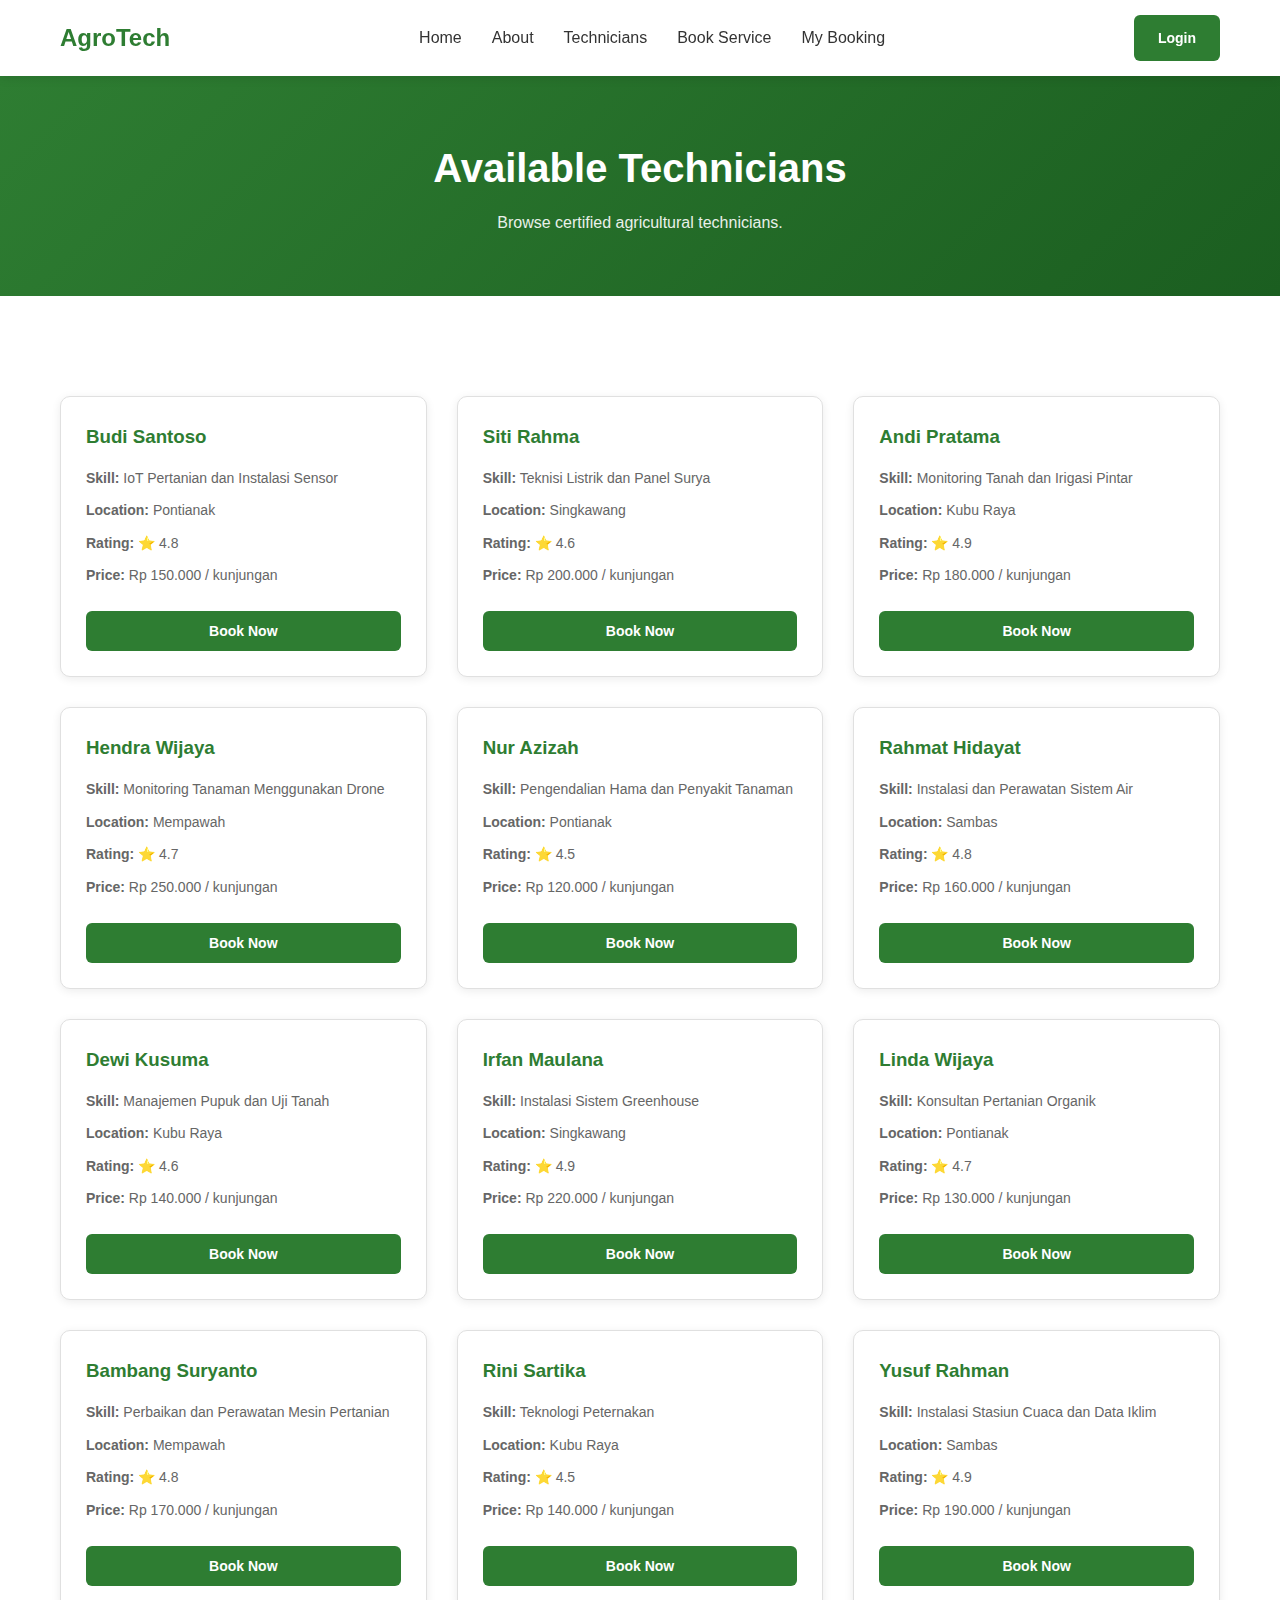
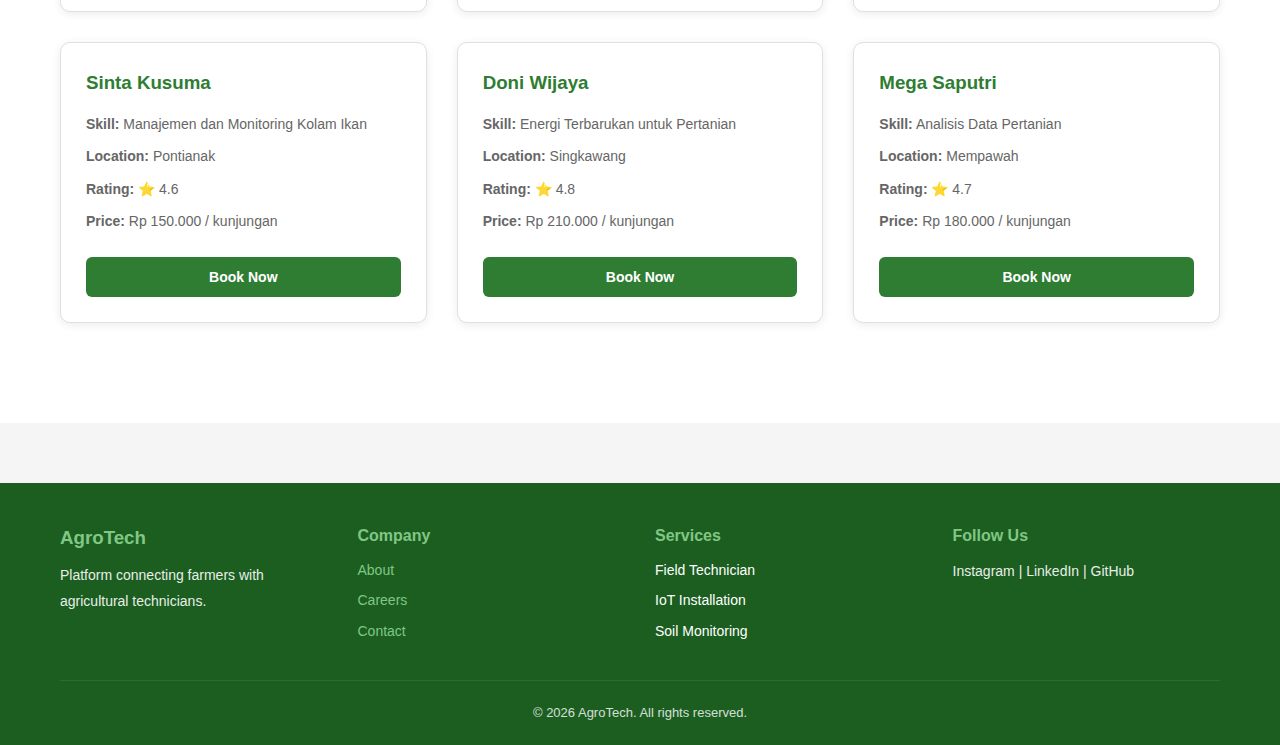
<file: file yang sudah di perbaiki css dan animasi/agrotech-projectmt-technopreneurship-main/technicians.html>
<!DOCTYPE html>
<html lang="en">

<head>
    <meta charset="UTF-8">
    <title>Technicians | AgroTech</title>
    <link rel="stylesheet" href="assets/css/style.css">
    <script src="assets/data/technicians.js" defer></script>
    <script src="assets/js/main.js" defer></script>
</head>

<body>

    <!-- HEADER -->
    <header>
        <div class="container">
            <div class="logo">
                <h2>AgroTech</h2>
            </div>

            <nav>
                <ul>
                    <li><a href="index.html">Home</a></li>
                    <li><a href="about.html">About</a></li>
                    <li><a href="technicians.html">Technicians</a></li>
                    <li><a href="booking.html">Book Service</a></li>
                    <li><a href="booking-result.html">My Booking</a></li>
                </ul>
            </nav>

            <div class="cta">
                <a href="#" class="btn-primary" id="openLoginModal">Login</a>
            </div>
        </div>
    </header>

    <!-- LOGIN MODAL -->
    <div id="loginModal" class="login-modal">
        <div class="login-box">
            <h2>Select Login Role</h2>
            <button onclick="loginAs('user')" class="btn-primary">User</button>
            <button onclick="loginAs('admin')" class="btn-secondary">Admin</button>
            <button onclick="loginAs('teknisi')" class="btn-secondary">Teknisi</button>
            <button id="closeLoginModal" class="btn-danger">Close</button>
        </div>
    </div>


    <!-- HERO -->
    <section class="page-hero">
        <div class="container">
            <h1>Available Technicians</h1>
            <p>Browse certified agricultural technicians.</p>
        </div>
    </section>

    <!-- TECHNICIAN LIST -->
    <section class="technician-list">
        <div class="container">
            <div id="technicianGrid" class="grid-3">
                <!-- Loaded via JS -->
            </div>
        </div>
    </section>

    <!-- FOOTER -->
    <footer>
        <div class="container">
            <div class="footer-grid">

                <div>
                    <h3>AgroTech</h3>
                    <p>Platform connecting farmers with agricultural technicians.</p>
                </div>

                <div>
                    <h4>Company</h4>
                    <ul>
                        <li><a href="about.html">About</a></li>
                        <li><a href="#">Careers</a></li>
                        <li><a href="#">Contact</a></li>
                    </ul>
                </div>

                <div>
                    <h4>Services</h4>
                    <ul>
                        <li>Field Technician</li>
                        <li>IoT Installation</li>
                        <li>Soil Monitoring</li>
                    </ul>
                </div>

                <div>
                    <h4>Follow Us</h4>
                    <p>Instagram | LinkedIn | GitHub</p>
                </div>

            </div>

            <p class="copyright">© 2026 AgroTech. All rights reserved.</p>
        </div>
    </footer>

</body>

</html>
</file>
<file: assets/css/style.css>
/* =============================================
   AGROTECH CSS - Complete Styling
   File: assets/css/style.css
   ============================================= */

/* 1. ROOT VARIABLES */
:root {
  /* Colors */
  --bg: #f2f6f3;
  --surface: #ffffff;
  --accent: #4fc24a;
  --accent-dark: #1f3a2b;
  --muted: #9aa3a0;
  --glass-bg: rgba(255, 255, 255, 0.12);
  --glass-border: rgba(255, 255, 255, 0.55);
  --shadow: rgba(20, 30, 20, 0.12);
  --text-primary: #1f3a2b;
  --text-secondary: #666666;
  --border-light: #e8e8e8;

  /* Typography */
  --font-body:
    "Poppins", system-ui, -apple-system, "Segoe UI", Roboto, "Helvetica Neue",
    Arial, sans-serif;
  --font-heading: "Montserrat", sans-serif;

  /* Spacing */
  --spacing-xs: 8px;
  --spacing-sm: 12px;
  --spacing-md: 16px;
  --spacing-lg: 24px;
  --spacing-xl: 32px;
  --spacing-2xl: 48px;
  --spacing-3xl: 64px;

  /* Border Radius */
  --radius-sm: 8px;
  --radius-md: 12px;
  --radius-lg: 16px;
  --radius-xl: 22px;
  --radius-pill: 999px;

  /* Transitions */
  --transition: all 0.25s cubic-bezier(0.2, 0.9, 0.25, 1);

  /* Z-index */
  --z-header: 100;
  --z-modal: 9999;
}

/* 2. BASE RESET & GENERAL */
*,
*::before,
*::after {
  margin: 0;
  padding: 0;
  box-sizing: border-box;
}

html {
  scroll-behavior: smooth;
}

body {
  font-family: var(--font-body);
  line-height: 1.6;
  color: var(--text-primary);
  background: linear-gradient(
    135deg,
    #c8f0d8 0%,
    #a8e6c0 25%,
    #f5f5f0 50%,
    #f9f9f6 75%,
    #fefffe 100%
  );
  background-attachment: fixed;
  overflow-x: hidden;
  min-height: 100vh;
}

/* Reduce motion preferences */
@media (prefers-reduced-motion: reduce) {
  *,
  *::before,
  *::after {
    animation-duration: 0.01ms !important;
    animation-iteration-count: 1 !important;
    transition-duration: 0.01ms !important;
    scroll-behavior: auto !important;
  }
}

/* 3. TYPOGRAPHY */
@import url("https://fonts.googleapis.com/css2?family=Montserrat:wght@700;800&family=Poppins:wght@400;500;600&display=swap");

h1,
h2,
h3,
h4,
h5,
h6 {
  font-family: var(--font-heading);
  font-weight: 700;
  line-height: 1.2;
  margin-bottom: var(--spacing-md);
}

a {
  color: var(--accent);
  text-decoration: none;
  transition: var(--transition);
}

a:hover {
  color: var(--accent-dark);
}

a:focus-visible {
  outline: 2px solid var(--accent);
  outline-offset: 2px;
}

/* 4. CONTAINER */
.container {
  max-width: 1200px;
  padding: 0 var(--spacing-lg);
  margin: 0 auto;
}

.hamburger {
  display: none;
  font-size: 26px;
  background: none;
  border: none;
  cursor: pointer;
  color: var(--accent-dark);
}
@media (max-width: 768px) {
  /* Header tetap SATU BARIS */
  header {
    padding: 0;
  }

  header .container {
    height: 64px; /* paksa 1 baris */
    gap: var(--spacing-md);
  }

  /* Hamburger muncul */
  .hamburger {
    display: block;
  }

  /* CTA jangan bikin turun ke bawah */
  .cta {
    display: none;
  }

  /* NAV jadi dropdown */
  nav {
    position: absolute;
    top: 64px;
    left: 0;
    width: 100%;
    background: rgba(255, 255, 255, 0.95);
    backdrop-filter: blur(6px);
    -webkit-backdrop-filter: blur(6px);
    border-bottom: 1px solid rgba(0, 0, 0, 0.08);
    box-shadow: 0 8px 16px rgba(0, 0, 0, 0.08);
    display: none;
  }

  nav ul {
    flex-direction: column;
    gap: 0;
  }

  nav ul li {
    padding: 14px 24px;
  }

  nav ul li a::after {
    display: none; /* underline desktop dimatiin */
  }

  /* AKTIF SAAT HAMBURGER DIKLIK */
  nav.active {
    display: block;
  }
}

header .container {
  display: flex;
  justify-content: space-between;
  align-items: center;
  gap: var(--spacing-lg);
}

.logo h2 {
  font-size: 24px;
  font-weight: 800;
  color: var(--accent-dark);
  letter-spacing: -0.5px;
}

nav ul {
  list-style: none;
  display: flex;
  gap: var(--spacing-2xl);
}

nav ul li a {
  font-size: 14px;
  font-weight: 500;
  color: var(--text-primary);
  position: relative;
  transition: color var(--transition);
}

nav ul li a::after {
  content: "";
  position: absolute;
  bottom: -4px;
  left: 0;
  width: 0;
  height: 2px;
  background: var(--accent);
  transition: width var(--transition);
}

nav ul li a:hover::after,
nav ul li a.active::after {
  width: 100%;
}

nav ul li a:focus-visible {
  outline: 2px solid var(--accent);
  outline-offset: 4px;
}

.cta {
  display: flex;
  gap: var(--spacing-md);
}

/* 6. BUTTONS */
.btn-primary,
.btn-secondary,
.btn-danger {
  display: inline-flex;
  align-items: center;
  justify-content: center;
  font-family: var(--font-body);
  font-weight: 600;
  font-size: 14px;
  padding: var(--spacing-sm) var(--spacing-lg);
  border-radius: var(--radius-pill);
  border: 2px solid transparent;
  cursor: pointer;
  transition: var(--transition);
  min-height: 44px;
  text-decoration: none;
  white-space: nowrap;
}

.btn-primary {
  background: transparent;
  color: var(--accent-dark);
  border-color: var(--accent-dark);
}

.btn-primary:hover {
  background: var(--accent);
  color: white;
  border-color: var(--accent);
  transform: translateY(-2px) scale(1.02);
}

.btn-primary:active {
  transform: translateY(0) scale(0.98);
}

.btn-primary:focus-visible {
  outline: 2px solid var(--accent);
  outline-offset: 2px;
}

.btn-secondary {
  background: var(--bg);
  color: var(--accent-dark);
  border-color: var(--accent-dark);
}

.btn-secondary:hover {
  background: var(--accent-dark);
  color: white;
}

.btn-danger {
  background: #d32f2f;
  color: white;
  border-color: #d32f2f;
}

.btn-danger:hover {
  background: #b71c1c;
  border-color: #b71c1c;
  transform: translateY(-2px);
}

/* 7. HERO SECTION */
.hero {
  position: relative;
  min-height: clamp(420px, 78vh, 720px);
  padding: 0;
  overflow: hidden;
  display: flex;
  align-items: center;
  justify-content: flex-end;
  padding-right: var(--spacing-2xl);
}

/* Full background image 100% */
.hero::before {
  content: "";
  position: absolute;
  top: 0;
  left: 0;
  right: 0;
  bottom: 0;
  width: 100%;
  height: 100%;
  background-image: url("../img/hero-image.png");
  background-size: cover;
  background-position: center;
  background-repeat: no-repeat;
  background-attachment: fixed;
  filter: saturate(1.03) contrast(1.02);
  z-index: 0;
}

/* Dark overlay untuk kontras gambar */
.hero::after {
  content: "";
  position: absolute;
  top: 0;
  left: 0;
  right: 0;
  bottom: 0;
  width: 100%;
  height: 100%;
  background: linear-gradient(
    90deg,
    rgba(0, 0, 0, 0.3) 0%,
    rgba(0, 0, 0, 0.1) 50%,
    rgba(0, 0, 0, 0) 100%
  );
  z-index: 1;
}

.hero .container {
  position: relative;
  z-index: 2;
  width: 100%;
  max-width: 700px;
  padding: var(--spacing-3xl);
  display: flex;
  flex-direction: column;
  justify-content: center;
  align-items: flex-start;
  margin-left: auto;
  margin-right: 0;
}

/* Liquid Glass Card Container */
.hero .container {
  background: rgba(200, 240, 216, 0.25);
  border: 1px solid rgba(255, 255, 255, 0.3);
  border-radius: var(--radius-xl);
  backdrop-filter: blur(20px);
  -webkit-backdrop-filter: blur(20px);
  box-shadow: 0 8px 32px 0 rgba(31, 58, 43, 0.15);
}

.hero h1 {
  font-family: var(--font-heading);
  font-weight: 800;
  font-size: clamp(34px, 6.5vw, 78px);
  line-height: 1.02;
  letter-spacing: -0.02em;
  color: var(--accent-dark);
  margin-bottom: var(--spacing-lg);
  text-shadow: 0 2px 4px rgba(0, 0, 0, 0.1);
}

.hero p {
  font-size: 16px;
  color: var(--text-primary);
  max-width: 60ch;
  margin-bottom: var(--spacing-xl);
  line-height: 1.6;
  text-shadow: 0 1px 2px rgba(255, 255, 255, 0.5);
}

.hero .btn-primary {
  align-self: flex-start;
  padding: 12px 28px;
  font-size: 15px;
  margin-top: var(--spacing-lg);
}

/* 8. SEARCH SECTION */
.search-section {
  background: linear-gradient(
    135deg,
    rgba(200, 240, 216, 0.4) 0%,
    rgba(168, 230, 192, 0.2) 100%
  );
  padding: var(--spacing-2xl) 0;
}

.search-section h2 {
  text-align: center;
  color: var(--accent-dark);
  margin-bottom: var(--spacing-2xl);
  font-size: clamp(70px, 4vw, 32px);
}

.search-hint {
  text-align: center;
  color: var(--text-secondary);
  font-size: 20px;
  line-height: 1.6;
  max-width: 900px;
  margin: 0 auto var(--spacing-xl);
}

.search-hint em {
  color: var(--accent);
  font-style: italic;
  font-weight: 500;
}

.search-box {
  display: flex;
  gap: var(--spacing-md);
  max-width: 600px;
  margin: 0 auto var(--spacing-2xl);
  justify-content: center;
  flex-wrap: wrap;
}

.search-input {
  flex: 1;
  min-width: 250px;
  padding: 14px 20px;
  border: 2px solid var(--accent-dark);
  border-radius: var(--radius-md);
  font-family: var(--font-body);
  font-size: 15px;
  color: var(--text-primary);
  transition: var(--transition);
  background-color: var(--surface);
}

.search-input::placeholder {
  color: var(--muted);
}

.search-input:focus {
  outline: none;
  border-color: var(--accent);
  box-shadow: 0 0 0 3px rgba(79, 194, 74, 0.1);
}

.search-input:focus-visible {
  outline: 2px solid var(--accent);
  outline-offset: 2px;
}

.search-results,
.no-results {
  background: var(--surface);
  padding: var(--spacing-2xl) var(--spacing-lg);
  border-radius: var(--radius-lg);
  box-shadow: 0 4px 12px var(--shadow);
  margin-top: var(--spacing-2xl);
  max-width: 1200px;
  margin-left: auto;
  margin-right: auto;
}

.search-results h3 {
  text-align: center;
  color: var(--accent-dark);
  margin-bottom: var(--spacing-2xl);
  font-size: 20px;
}

.no-results {
  text-align: center;
  color: var(--text-secondary);
  font-size: 16px;
}

.hidden {
  display: none !important;
}

/* 9. COMPONENTS - Cards & Grid */
.grid-2 {
  display: grid;
  grid-template-columns: repeat(auto-fit, minmax(300px, 1fr));
  gap: var(--spacing-2xl);
  padding: var(--spacing-2xl) 0;
}

.grid-3 {
  display: grid;
  grid-template-columns: repeat(auto-fit, minmax(220px, 1fr));
  gap: var(--spacing-xl);
  padding: var(--spacing-2xl) 0;
}

.feature-card,
.team-card,
.technician-card {
  background: var(--surface);
  padding: var(--spacing-xl);
  border-radius: var(--radius-lg);
  box-shadow: 0 4px 12px var(--shadow);
  transition: var(--transition);
  display: flex;
  flex-direction: column;
}

.feature-card:hover,
.team-card:hover,
.technician-card:hover {
  transform: translateY(-6px);
  box-shadow: 0 12px 24px rgba(0, 0, 0, 0.15);
}

.feature-card h3,
.team-card,
.technician-card h3 {
  color: var(--accent-dark);
  margin-bottom: var(--spacing-md);
  font-size: 18px;
}

.feature-card p,
.technician-card p {
  color: var(--text-secondary);
  font-size: 14px;
  line-height: 1.6;
}

.technician-card p {
  margin-bottom: var(--spacing-sm);
}

.technician-card .btn-primary {
  margin-top: auto;
  padding: 12px 20px;
  width: 100%;
  text-align: center;
}

/* 10. FEATURES SECTION */
.features {
  background: var(--surface);
  padding: var(--spacing-3xl) 0;
}

.features .container {
  padding: 0 var(--spacing-lg);
}

/* 11. HOW IT WORKS */
.how-it-works {
  background: linear-gradient(
    135deg,
    rgba(200, 240, 216, 0.35) 0%,
    rgba(168, 230, 192, 0.15) 100%
  );
  padding: var(--spacing-3xl) 0;
}

.how-it-works h4 {
  color: var(--accent-dark);
  margin-bottom: var(--spacing-md);
  font-size: 18px;
  font-weight: 700;
}

.how-it-works p {
  color: var(--text-secondary);
  font-size: 14px;
  line-height: 1.6;
}

/* 12. PAGE HERO */
.page-hero {
  position: relative;
  background: linear-gradient(135deg, var(--accent-dark) 0%, #0f2418 100%);
  color: var(--surface);
  padding: var(--spacing-3xl) var(--spacing-lg);
  text-align: center;
  overflow: hidden;
}

.page-hero::before {
  content: "";
  position: absolute;
  top: -50%;
  right: -10%;
  width: 500px;
  height: 500px;
  background: radial-gradient(
    circle,
    rgba(79, 194, 74, 0.1) 0%,
    transparent 70%
  );
  border-radius: 50%;
  z-index: 0;
}

.page-hero::after {
  content: "";
  position: absolute;
  bottom: -30%;
  left: -5%;
  width: 300px;
  height: 300px;
  background: radial-gradient(
    circle,
    rgba(200, 240, 216, 0.08) 0%,
    transparent 70%
  );
  border-radius: 50%;
  z-index: 0;
}

.page-hero .container {
  position: relative;
  z-index: 1;
}

.page-hero h1 {
  font-size: clamp(32px, 5vw, 48px);
  color: var(--surface);
  margin-bottom: var(--spacing-lg);
  font-weight: 800;
  letter-spacing: -0.02em;
}

.page-hero p {
  font-size: 18px;
  opacity: 0.95;
  color: rgba(255, 255, 255, 0.9);
  max-width: 60ch;
  margin: 0 auto;
  line-height: 1.6;
}

/* 13. CTA SECTION */
.cta-section {
  background: var(--accent-dark);
  color: var(--surface);
  padding: var(--spacing-3xl) var(--spacing-lg);
  text-align: center;
}

.cta-section h2 {
  color: var(--surface);
  font-size: clamp(24px, 4vw, 36px);
  margin-bottom: var(--spacing-2xl);
}

.cta-section .btn-primary {
  background: var(--surface);
  color: var(--accent-dark);
  border-color: var(--surface);
  padding: 14px 32px;
  font-size: 15px;
}

.cta-section .btn-primary:hover {
  background: var(--bg);
  border-color: var(--bg);
}

/* 14. ABOUT CONTENT */
.about-content {
  background: linear-gradient(
    135deg,
    rgba(200, 240, 216, 0.4) 0%,
    rgba(168, 230, 192, 0.2) 100%
  );
  padding: var(--spacing-3xl) var(--spacing-lg);
}

.about-content .container {
  max-width: 1200px;
  margin: 0 auto;
}

.about-content .grid-2 > div {
  background: var(--surface);
  padding: var(--spacing-2xl);
  border-radius: var(--radius-lg);
  box-shadow: 0 4px 12px var(--shadow);
  border-left: 5px solid var(--accent);
  transition: var(--transition);
}

.about-content .grid-2 > div:hover {
  transform: translateY(-6px);
  box-shadow: 0 12px 28px rgba(79, 194, 74, 0.15);
}

.about-content h2 {
  color: var(--accent-dark);
  margin-bottom: var(--spacing-lg);
  font-size: 24px;
  font-weight: 800;
  display: flex;
  align-items: center;
  gap: var(--spacing-md);
}

.about-content h2::before {
  content: "";
  width: 4px;
  height: 28px;
  background: var(--accent);
  border-radius: 2px;
  flex-shrink: 0;
}

.about-content p {
  color: var(--text-secondary);
  font-size: 15px;
  line-height: 1.8;
  margin: 0;
}

.about-content ul {
  list-style: none;
  padding: 0;
  margin: 0;
}

.about-content li {
  padding: var(--spacing-md) 0;
  padding-left: 32px;
  position: relative;
  color: var(--text-secondary);
  line-height: 1.8;
  font-size: 15px;
}

.about-content li:last-child {
  padding-bottom: 0;
}

.about-content li::before {
  content: "✓";
  position: absolute;
  left: 0;
  color: var(--accent);
  font-weight: 700;
  font-size: 18px;
}

/* 15. TEAM SECTION */
.team-section {
  background: linear-gradient(
    135deg,
    rgba(200, 240, 216, 0.4) 0%,
    rgba(168, 230, 192, 0.2) 100%
  );
  padding: var(--spacing-3xl) var(--spacing-lg);
}

.team-section .container {
  max-width: 1200px;
  margin: 0 auto;
}

.team-section h2 {
  text-align: center;
  color: var(--accent-dark);
  margin-bottom: var(--spacing-3xl);
  font-size: 36px;
  font-weight: 800;
  position: relative;
  display: block;
  letter-spacing: -0.01em;
}

.team-section h2::after {
  content: "";
  position: absolute;
  bottom: -16px;
  left: 50%;
  transform: translateX(-50%);
  width: 60px;
  height: 4px;
  background: var(--accent);
  border-radius: 2px;
}

.team-card {
  background: var(--surface);
  padding: var(--spacing-2xl);
  border-radius: var(--radius-lg);
  text-align: center;
  box-shadow: 0 4px 12px var(--shadow);
  font-weight: 600;
  color: var(--accent-dark);
  font-size: 16px;
  line-height: 1.6;
  transition: var(--transition);
  border-top: 4px solid var(--accent);
  min-height: 140px;
  display: flex;
  align-items: center;
  justify-content: center;
  position: relative;
  overflow: hidden;
}

.team-card::before {
  content: "";
  position: absolute;
  top: 0;
  left: 0;
  right: 0;
  bottom: 0;
  background: linear-gradient(
    135deg,
    rgba(79, 194, 74, 0.05) 0%,
    transparent 100%
  );
  z-index: 0;
  pointer-events: none;
}

.team-card::after {
  content: "";
  position: absolute;
  bottom: -30px;
  right: -30px;
  width: 100px;
  height: 100px;
  background: radial-gradient(
    circle,
    rgba(79, 194, 74, 0.1) 0%,
    transparent 70%
  );
  border-radius: 50%;
  z-index: 0;
  pointer-events: none;
}

.team-card:hover {
  transform: translateY(-8px);
  box-shadow: 0 12px 32px rgba(79, 194, 74, 0.2);
}

.team-card > * {
  position: relative;
  z-index: 1;
}

/* =====================================================
   TECHNICIAN DASHBOARD — LIQUID GLASS (CSS ONLY)
   Compatible with teknisi.html (NO HTML CHANGE)
   ===================================================== */

/* ===== PAGE BASE ===== */
body {
  background: linear-gradient(180deg, #f4faf6, #ffffff);
  min-height: 100vh;
  font-family:
    "Inter",
    system-ui,
    -apple-system,
    sans-serif;
}

/* ===== HEADER ===== */
header {
  position: sticky;
  top: 0;
  z-index: 10;
  background: linear-gradient(
    180deg,
    rgba(255, 255, 255, 0.65),
    rgba(255, 255, 255, 0.35)
  );
  backdrop-filter: blur(18px) saturate(160%);
  -webkit-backdrop-filter: blur(18px) saturate(160%);
  border-bottom: 1px solid rgba(255, 255, 255, 0.5);
  box-shadow: 0 10px 30px rgba(0, 0, 0, 0.08);
}

/* Header layout */
header .container {
  display: flex;
  align-items: center;
  justify-content: space-between;
  padding: 20px 0;
}

/* Header title */
header h2 {
  margin: 0;
  font-size: 24px;
  font-weight: 800;
  color: #0f3d25;
  letter-spacing: -0.02em;
}

/* Logout button */
header .btn-danger {
  padding: 10px 16px;
  border-radius: 14px;
  border: none;
  background: linear-gradient(135deg, #ff6b6b, #e63946);
  color: white;
  font-weight: 700;
  cursor: pointer;
  box-shadow: 0 10px 26px rgba(255, 107, 107, 0.35);
  transition: all 0.25s ease;
}

header .btn-danger:hover {
  transform: translateY(-3px);
  box-shadow: 0 16px 36px rgba(255, 107, 107, 0.45);
}

/* ===== CONTENT SECTION ===== */
section.container {
  padding: 48px 0;
}

/* Section title */
section.container h1 {
  font-size: 32px;
  font-weight: 900;
  color: #0f3d25;
  margin-bottom: 32px;
  letter-spacing: -0.03em;
}

/* ===== JOB LIST GRID ===== */
#technicianJobs {
  display: grid;
  grid-template-columns: repeat(auto-fit, minmax(280px, 1fr));
  gap: 24px;
}

/* ===== JOB CARD (AUTO FROM JS) ===== */
#technicianJobs > div {
  position: relative;
  padding: 20px;
  border-radius: 18px;
  background: linear-gradient(
    180deg,
    rgba(255, 255, 255, 0.38),
    rgba(255, 255, 255, 0.18)
  );
  backdrop-filter: blur(18px) saturate(150%);
  -webkit-backdrop-filter: blur(18px) saturate(150%);
  border: 1px solid rgba(255, 255, 255, 0.45);
  box-shadow:
    0 14px 40px rgba(31, 58, 43, 0.14),
    inset 0 1px 0 rgba(255, 255, 255, 0.2);
  transition: all 0.35s cubic-bezier(0.2, 0.9, 0.25, 1);
  overflow: hidden;
  animation: glassFadeUp 0.5s ease both;
}

/* Hover lift */
#technicianJobs > div:hover {
  transform: translateY(-10px);
  box-shadow: 0 28px 60px rgba(31, 58, 43, 0.22);
}

/* Liquid highlight blob */
#technicianJobs > div::after {
  content: "";
  position: absolute;
  right: -50px;
  bottom: -50px;
  width: 160px;
  height: 160px;
  background: radial-gradient(
    circle at 30% 30%,
    rgba(79, 194, 74, 0.12),
    transparent 45%
  );
  border-radius: 50%;
  pointer-events: none;
}

/* Text inside job card */
#technicianJobs h3 {
  margin: 0 0 10px;
  font-size: 18px;
  font-weight: 800;
  color: #0f3d25;
}

#technicianJobs p {
  margin: 6px 0;
  font-size: 14px;
  color: #2d2d2d;
}

/* Status emphasis */
#technicianJobs p strong {
  color: #0f3d25;
}

/* ===== ACTION BUTTONS INSIDE JOB ===== */
#technicianJobs button {
  margin-top: 14px;
  width: 100%;
  padding: 12px;
  border-radius: 14px;
  border: none;
  font-weight: 800;
  cursor: pointer;
  background: linear-gradient(135deg, #4fc24a, #2fa24c);
  color: white;
  box-shadow: 0 14px 32px rgba(79, 194, 74, 0.35);
  transition: all 0.25s ease;
}

#technicianJobs button:hover {
  transform: translateY(-4px);
  box-shadow: 0 20px 46px rgba(79, 194, 74, 0.45);
}

/* ===== EMPTY STATE ===== */
#technicianJobs:empty::before {
  content: "No incoming jobs yet";
  display: block;
  text-align: center;
  padding: 64px 24px;
  border-radius: 20px;
  background: linear-gradient(
    180deg,
    rgba(255, 255, 255, 0.45),
    rgba(255, 255, 255, 0.25)
  );
  border: 1px dashed rgba(255, 255, 255, 0.6);
  backdrop-filter: blur(14px);
  color: #6b7280;
  font-weight: 600;
}

/* ===== ANIMATION ===== */
@keyframes glassFadeUp {
  from {
    opacity: 0;
    transform: translateY(12px) scale(0.98);
  }
  to {
    opacity: 1;
    transform: translateY(0) scale(1);
  }
}

/* ===== RESPONSIVE ===== */
@media (max-width: 900px) {
  header .container {
    flex-direction: column;
    gap: 12px;
    text-align: center;
  }

  section.container h1 {
    font-size: 26px;
    text-align: center;
  }

  #technicianJobs {
    grid-template-columns: 1fr;
  }
}

/* 17. BOOKING FORM */
.booking-form {
  background: linear-gradient(
    135deg,
    #c8f0d8 0%,
    #a8e6c0 25%,
    #f5f5f0 50%,
    #f9f9f6 75%,
    #fefffe 100%
  );
  background-attachment: fixed;
  padding: var(--spacing-3xl) var(--spacing-lg);
  min-height: 100vh;
}

.booking-form form {
  background: var(--surface);
  padding: var(--spacing-2xl);
  border-radius: var(--radius-lg);
  box-shadow: 0 4px 16px var(--shadow);
  max-width: 600px;
  margin: 0 auto;
  border: 1px solid var(--border-light);
}

.booking-form label {
  display: block;
  margin-top: var(--spacing-lg);
  margin-bottom: var(--spacing-sm);
  font-weight: 600;
  color: var(--text-primary);
  font-size: 14px;
}

.booking-form label:first-of-type {
  margin-top: 0;
}

.booking-form input,
.booking-form select,
.booking-form textarea {
  width: 100%;
  padding: 12px 14px;
  border: 1px solid var(--border-light);
  border-radius: var(--radius-md);
  font-family: var(--font-body);
  font-size: 14px;
  color: var(--text-primary);
  transition: var(--transition);
  background-color: var(--surface);
}

.booking-form input::placeholder,
.booking-form textarea::placeholder {
  color: var(--muted);
}

.booking-form input:focus,
.booking-form select:focus,
.booking-form textarea:focus {
  outline: none;
  border-color: var(--accent);
  box-shadow: 0 0 0 3px rgba(79, 194, 74, 0.1);
}

.booking-form input:focus-visible,
.booking-form select:focus-visible,
.booking-form textarea:focus-visible {
  outline: 2px solid var(--accent);
  outline-offset: 2px;
}

.booking-form .grid-2 {
  gap: var(--spacing-md);
}

.booking-form button {
  width: 100%;
  margin-top: var(--spacing-lg);
  padding: 14px;
  font-size: 15px;
  font-weight: 600;
}

/* ===============================
   ADMIN DASHBOARD – LIQUID GLASS
   =============================== */

body {
  color: #111;
}

/* Background utama */
.admin-dashboard-container {
  background: linear-gradient(135deg, #fff4c2 0%, #fdfcf7 50%, #f7f7f2 100%);
  min-height: 100vh;
  padding: 50px 0 80px;
}

/* ===== GLASS BASE ===== */
.glass {
  background: rgba(255, 255, 255, 0.55);
  backdrop-filter: blur(14px);
  -webkit-backdrop-filter: blur(14px);
  border-radius: 18px;
  border: 1px solid rgba(255, 255, 255, 0.6);
  box-shadow: 0 20px 40px rgba(0, 0, 0, 0.08);
}

/* ===== HEADER ===== */
.dashboard-header {
  padding: 32px;
  margin-bottom: 50px;
}

.dashboard-title h1 {
  font-size: 34px;
  font-weight: 700;
  color: #111;
}

.dashboard-title p {
  color: #444;
  margin-top: 6px;
}

/* HAPUS EMOJI ICON */
.dashboard-icon {
  display: none;
}

/* ===== STATISTICS ===== */
.stats-grid {
  display: grid;
  grid-template-columns: repeat(auto-fit, minmax(240px, 1fr));
  gap: 24px;
  margin-bottom: 60px;
}

.stat-card {
  padding: 26px;
  border-radius: 18px;
  background: rgba(255, 255, 255, 0.6);
  backdrop-filter: blur(12px);
  border: 1px solid rgba(255, 255, 255, 0.5);
  box-shadow: 0 16px 32px rgba(0, 0, 0, 0.08);
  transition:
    transform 0.35s ease,
    box-shadow 0.35s ease;
}

.stat-card:hover {
  transform: translateY(-6px);
  box-shadow: 0 28px 50px rgba(0, 0, 0, 0.12);
}

.stat-icon {
  display: none;
}

.stat-number {
  font-size: 38px;
  font-weight: 700;
  color: #111;
}

.stat-label {
  color: #555;
  font-size: 13px;
  letter-spacing: 0.6px;
}

/* ===== SECTION (BOOKING & TECH) ===== */
.bookings-section,
.technicians-section {
  padding: 36px;
  margin-bottom: 50px;
  background: rgba(255, 255, 255, 0.6);
  backdrop-filter: blur(16px);
  border-radius: 22px;
  border: 1px solid rgba(255, 255, 255, 0.6);
  box-shadow: 0 20px 40px rgba(0, 0, 0, 0.08);
}

.section-header h2 {
  font-size: 28px;
  font-weight: 700;
  color: #111;
}

/* ===== FILTER BUTTON ===== */
.filter-btn {
  border-radius: 999px;
  padding: 8px 18px;
  border: 1px solid #ccc;
  background: rgba(255, 255, 255, 0.7);
  color: #111;
}

.filter-btn.active,
.filter-btn:hover {
  background: linear-gradient(135deg, #ffe27a, #fff2b3);
  border-color: transparent;
}

/* ===== SEARCH ===== */
.search-input {
  border-radius: 14px;
  padding: 14px 20px;
  border: 1px solid #ddd;
  background: rgba(255, 255, 255, 0.8);
}

/* ===== BOOKING CARD ===== */
.booking-card {
  background: rgba(255, 255, 255, 0.65);
  backdrop-filter: blur(14px);
  border-radius: 18px;
  padding: 28px;
  border: 1px solid rgba(255, 255, 255, 0.5);
  transition:
    transform 0.35s ease,
    box-shadow 0.35s ease;
}

.booking-card:hover {
  transform: translateY(-6px);
  box-shadow: 0 26px 50px rgba(0, 0, 0, 0.12);
}

.booking-card::before {
  background: linear-gradient(180deg, #ffe27a, #fff);
}

/* ===== STATUS ===== */
.status-pending {
  background: rgba(255, 214, 102, 0.25);
  color: #111;
  border: 1px solid rgba(255, 214, 102, 0.6);
}

.status-paid {
  background: rgba(180, 255, 200, 0.3);
  color: #111;
  border: 1px solid rgba(180, 255, 200, 0.6);
}

/* ===== PROBLEM ===== */
.problem-section {
  background: rgba(255, 255, 255, 0.7);
  border-left: 4px solid #ffd966;
}

/* ===== ACTION BUTTON ===== */
.btn-view {
  background: linear-gradient(135deg, #ffe27a, #fff2b3);
  color: #111;
}

.btn-delete {
  background: rgba(255, 80, 80, 0.9);
}

/* ===== TECH CARD ===== */
.tech-card {
  background: rgba(255, 255, 255, 0.6);
  backdrop-filter: blur(14px);
  border-radius: 18px;
  border: 1px solid rgba(255, 255, 255, 0.5);
}

.tech-avatar {
  display: none;
}

.tech-name {
  color: #111;
}

.tech-stat-value {
  color: #111;
}

/* 19. LOGIN MODAL */
#loginModal,
.login-modal {
  position: fixed;
  top: 0;
  left: 0;
  width: 100%;
  height: 100%;
  background: rgba(0, 0, 0, 0.5);
  display: none;
  justify-content: center;
  align-items: center;
  z-index: var(--z-modal);
}

#loginModal.show,
.login-modal.show {
  display: flex;
}

.login-box {
  background: var(--surface);
  padding: var(--spacing-2xl);
  border-radius: var(--radius-lg);
  text-align: center;
  width: 350px;
  max-width: 90vw;
  box-shadow: 0 10px 40px rgba(0, 0, 0, 0.2);
  animation: slideUp 0.3s cubic-bezier(0.2, 0.9, 0.25, 1);
}

.login-box h2 {
  color: var(--accent-dark);
  margin-bottom: var(--spacing-2xl);
  font-size: 22px;
}

.login-box button {
  width: 100%;
  margin-top: var(--spacing-md);
  padding: 12px;
  font-size: 14px;
}

/* 20. SUCCESS POPUP */
.popup-success {
  position: fixed;
  top: 0;
  left: 0;
  width: 100%;
  height: 100%;
  background: rgba(0, 0, 0, 0.5);
  display: flex;
  align-items: center;
  justify-content: center;
  z-index: var(--z-modal);
}

.popup-box {
  background: var(--surface);
  padding: var(--spacing-2xl);
  border-radius: var(--radius-lg);
  width: 400px;
  max-width: 90vw;
  text-align: center;
  box-shadow: 0 10px 40px rgba(0, 0, 0, 0.2);
  animation: slideUp 0.3s cubic-bezier(0.2, 0.9, 0.25, 1);
}

.popup-box h2 {
  color: var(--accent);
  margin-bottom: var(--spacing-lg);
  font-size: 24px;
}

.popup-box p {
  font-size: 14px;
  margin: var(--spacing-md) 0;
  color: var(--text-secondary);
  line-height: 1.6;
}

.popup-box .btn-primary {
  margin-top: var(--spacing-xl);
}

/* 21. FOOTER */
footer {
  background: var(--accent-dark);
  color: var(--surface);
  padding: var(--spacing-2xl) var(--spacing-lg) var(--spacing-lg);
  margin-top: var(--spacing-3xl);
}

.footer-grid {
  display: grid;
  grid-template-columns: repeat(auto-fit, minmax(240px, 1fr));
  gap: var(--spacing-2xl);
  margin-bottom: var(--spacing-2xl);
}

footer h3 {
  color: var(--accent);
  margin-bottom: var(--spacing-md);
  font-size: 18px;
}

footer h4 {
  color: var(--accent);
  margin-bottom: var(--spacing-md);
  font-size: 16px;
  font-weight: 700;
}

footer p {
  font-size: 14px;
  opacity: 0.9;
  line-height: 1.8;
  color: rgba(255, 255, 255, 0.85);
}

footer ul {
  list-style: none;
}

footer li {
  margin: var(--spacing-sm) 0;
  font-size: 14px;
}

footer a {
  color: var(--accent);
  text-decoration: none;
  transition: color var(--transition);
}

footer a:hover {
  color: var(--surface);
}

footer a:focus-visible {
  outline: 2px solid var(--accent);
  outline-offset: 2px;
}

.copyright {
  text-align: center;
  padding-top: var(--spacing-lg);
  border-top: 1px solid rgba(255, 255, 255, 0.1);
  font-size: 13px;
  opacity: 0.8;
  color: rgba(255, 255, 255, 0.75);
}

/* 22. ANIMATIONS */
@keyframes slideUp {
  from {
    opacity: 0;
    transform: translateY(20px);
  }
  to {
    opacity: 1;
    transform: translateY(0);
  }
}

/* 24. BOOTSTRAP-STYLE RESPONSIVE GRID */
.row {
  display: grid;
  grid-template-columns: repeat(12, 1fr);
  gap: var(--spacing-lg);
  width: 100%;
}

.col-1 {
  grid-column: span 1;
}
.col-2 {
  grid-column: span 2;
}
.col-3 {
  grid-column: span 3;
}
.col-4 {
  grid-column: span 4;
}
.col-5 {
  grid-column: span 5;
}
.col-6 {
  grid-column: span 6;
}
.col-7 {
  grid-column: span 7;
}
.col-8 {
  grid-column: span 8;
}
.col-9 {
  grid-column: span 9;
}
.col-10 {
  grid-column: span 10;
}
.col-11 {
  grid-column: span 11;
}
.col-12 {
  grid-column: span 12;
}

/* Tablet Responsive (min-width: 768px) */
@media (min-width: 768px) {
  .col-md-1 {
    grid-column: span 1;
  }
  .col-md-2 {
    grid-column: span 2;
  }
  .col-md-3 {
    grid-column: span 3;
  }
  .col-md-4 {
    grid-column: span 4;
  }
  .col-md-5 {
    grid-column: span 5;
  }
  .col-md-6 {
    grid-column: span 6;
  }
  .col-md-7 {
    grid-column: span 7;
  }
  .col-md-8 {
    grid-column: span 8;
  }
  .col-md-9 {
    grid-column: span 9;
  }
  .col-md-10 {
    grid-column: span 10;
  }
  .col-md-11 {
    grid-column: span 11;
  }
  .col-md-12 {
    grid-column: span 12;
  }
}

/* Desktop Responsive (min-width: 900px) */
@media (min-width: 900px) {
  .col-lg-1 {
    grid-column: span 1;
  }
  .col-lg-2 {
    grid-column: span 2;
  }
  .col-lg-3 {
    grid-column: span 3;
  }
  .col-lg-4 {
    grid-column: span 4;
  }
  .col-lg-5 {
    grid-column: span 5;
  }
  .col-lg-6 {
    grid-column: span 6;
  }
  .col-lg-7 {
    grid-column: span 7;
  }
  .col-lg-8 {
    grid-column: span 8;
  }
  .col-lg-9 {
    grid-column: span 9;
  }
  .col-lg-10 {
    grid-column: span 10;
  }
  .col-lg-11 {
    grid-column: span 11;
  }
  .col-lg-12 {
    grid-column: span 12;
  }
}

/* Extra Large Desktop (min-width: 1200px) */
@media (min-width: 1200px) {
  .col-xl-1 {
    grid-column: span 1;
  }
  .col-xl-2 {
    grid-column: span 2;
  }
  .col-xl-3 {
    grid-column: span 3;
  }
  .col-xl-4 {
    grid-column: span 4;
  }
  .col-xl-5 {
    grid-column: span 5;
  }
  .col-xl-6 {
    grid-column: span 6;
  }
  .col-xl-7 {
    grid-column: span 7;
  }
  .col-xl-8 {
    grid-column: span 8;
  }
  .col-xl-9 {
    grid-column: span 9;
  }
  .col-xl-10 {
    grid-column: span 10;
  }
  .col-xl-11 {
    grid-column: span 11;
  }
  .col-xl-12 {
    grid-column: span 12;
  }
}

/* Utility Classes for Responsive Display */
.d-none {
  display: none;
}
.d-block {
  display: block;
}
.d-flex {
  display: flex;
}
.d-grid {
  display: grid;
}
.d-inline-block {
  display: inline-block;
}

@media (max-width: 767px) {
  .d-sm-none {
    display: none;
  }
  .d-sm-block {
    display: block;
  }
  .d-sm-flex {
    display: flex;
  }
  .d-sm-grid {
    display: grid;
  }
  .d-sm-inline-block {
    display: inline-block;
  }
}

@media (min-width: 768px) and (max-width: 899px) {
  .d-md-none {
    display: none;
  }
  .d-md-block {
    display: block;
  }
  .d-md-flex {
    display: flex;
  }
  .d-md-grid {
    display: grid;
  }
  .d-md-inline-block {
    display: inline-block;
  }
}

@media (min-width: 900px) {
  .d-lg-none {
    display: none;
  }
  .d-lg-block {
    display: block;
  }
  .d-lg-flex {
    display: flex;
  }
  .d-lg-grid {
    display: grid;
  }
  .d-lg-inline-block {
    display: inline-block;
  }
}

@media (min-width: 1200px) {
  .d-xl-none {
    display: none;
  }
  .d-xl-block {
    display: block;
  }
  .d-xl-flex {
    display: flex;
  }
  .d-xl-grid {
    display: grid;
  }
  .d-xl-inline-block {
    display: inline-block;
  }
}

/* Responsive Text Alignment */
.text-left {
  text-align: left;
}
.text-center {
  text-align: center;
}
.text-right {
  text-align: right;
}

@media (max-width: 767px) {
  .text-sm-left {
    text-align: left;
  }
  .text-sm-center {
    text-align: center;
  }
  .text-sm-right {
    text-align: right;
  }
}

@media (min-width: 768px) and (max-width: 899px) {
  .text-md-left {
    text-align: left;
  }
  .text-md-center {
    text-align: center;
  }
  .text-md-right {
    text-align: right;
  }
}

@media (min-width: 900px) {
  .text-lg-left {
    text-align: left;
  }
  .text-lg-center {
    text-align: center;
  }
  .text-lg-right {
    text-align: right;
  }
}

/* Responsive Margin */
.mx-auto {
  margin-left: auto;
  margin-right: auto;
}
.m-0 {
  margin: 0;
}
.mt-0 {
  margin-top: 0;
}
.mb-0 {
  margin-bottom: 0;
}
.ml-0 {
  margin-left: 0;
}
.mr-0 {
  margin-right: 0;
}

.mt-xs {
  margin-top: var(--spacing-xs);
}
.mb-xs {
  margin-bottom: var(--spacing-xs);
}
.mt-sm {
  margin-top: var(--spacing-sm);
}
.mb-sm {
  margin-bottom: var(--spacing-sm);
}
.mt-md {
  margin-top: var(--spacing-md);
}
.mb-md {
  margin-bottom: var(--spacing-md);
}
.mt-lg {
  margin-top: var(--spacing-lg);
}
.mb-lg {
  margin-bottom: var(--spacing-lg);
}
.mt-xl {
  margin-top: var(--spacing-xl);
}
.mb-xl {
  margin-bottom: var(--spacing-xl);
}
.mt-2xl {
  margin-top: var(--spacing-2xl);
}
.mb-2xl {
  margin-bottom: var(--spacing-2xl);
}
.mt-3xl {
  margin-top: var(--spacing-3xl);
}
.mb-3xl {
  margin-bottom: var(--spacing-3xl);
}

/* Responsive Padding */
.p-0 {
  padding: 0;
}
.pt-0 {
  padding-top: 0;
}
.pb-0 {
  padding-bottom: 0;
}
.pl-0 {
  padding-left: 0;
}
.pr-0 {
  padding-right: 0;
}

.pt-xs {
  padding-top: var(--spacing-xs);
}
.pb-xs {
  padding-bottom: var(--spacing-xs);
}
.pt-sm {
  padding-top: var(--spacing-sm);
}
.pb-sm {
  padding-bottom: var(--spacing-sm);
}
.pt-md {
  padding-top: var(--spacing-md);
}
.pb-md {
  padding-bottom: var(--spacing-md);
}
.pt-lg {
  padding-top: var(--spacing-lg);
}
.pb-lg {
  padding-bottom: var(--spacing-lg);
}
.pt-xl {
  padding-top: var(--spacing-xl);
}
.pb-xl {
  padding-bottom: var(--spacing-xl);
}
.pt-2xl {
  padding-top: var(--spacing-2xl);
}
.pb-2xl {
  padding-bottom: var(--spacing-2xl);
}
.pt-3xl {
  padding-top: var(--spacing-3xl);
}
.pb-3xl {
  padding-bottom: var(--spacing-3xl);
}

/* Responsive Width */
.w-100 {
  width: 100%;
}
.w-50 {
  width: 50%;
}
.w-auto {
  width: auto;
}
.h-auto {
  height: auto;
}
.h-100 {
  height: 100%;
}

/* Responsive Flexbox */
.flex-row {
  flex-direction: row;
}
.flex-column {
  flex-direction: column;
}
.justify-content-start {
  justify-content: flex-start;
}
.justify-content-center {
  justify-content: center;
}
.justify-content-end {
  justify-content: flex-end;
}
.justify-content-between {
  justify-content: space-between;
}
.justify-content-around {
  justify-content: space-around;
}
.align-items-start {
  align-items: flex-start;
}
.align-items-center {
  align-items: center;
}
.align-items-end {
  align-items: flex-end;
}
.gap-xs {
  gap: var(--spacing-xs);
}
.gap-sm {
  gap: var(--spacing-sm);
}
.gap-md {
  gap: var(--spacing-md);
}
.gap-lg {
  gap: var(--spacing-lg);
}
.gap-xl {
  gap: var(--spacing-xl);
}

/* 25. UTILITIES */
.text-center {
  text-align: center;
}

.text-muted {
  color: var(--muted);
}

.mt-lg {
  margin-top: var(--spacing-lg);
}

.mb-lg {
  margin-bottom: var(--spacing-lg);
}

/* 24. RESPONSIVE DESIGN - Mobile First */

/* Tablet & below (900px) */
@media (max-width: 899px) {
  header .container {
    flex-wrap: wrap;
    padding: var(--spacing-md) var(--spacing-lg);
    gap: var(--spacing-md);
  }

  nav ul {
    gap: var(--spacing-lg);
    font-size: 13px;
  }

  .cta {
    width: 100%;
    justify-content: center;
  }

  .hero {
    flex-direction: column;
    min-height: auto;
    padding: var(--spacing-2xl) var(--spacing-lg);
    align-items: center;
    justify-content: flex-start;
  }

  .hero::before {
    position: absolute;
    width: 100%;
    height: 100%;
    z-index: 0;
  }

  .hero::after {
    position: absolute;
    width: 100%;
    height: 100%;
    z-index: 1;
    background: linear-gradient(
      180deg,
      rgba(0, 0, 0, 0.3) 0%,
      rgba(0, 0, 0, 0.5) 100%
    );
  }

  .hero .container {
    width: 100%;
    max-width: 100%;
    padding: var(--spacing-2xl);
    margin: 0;
    background: rgba(200, 240, 216, 0.35);
    border: none;
    border-radius: 0;
    backdrop-filter: blur(15px);
    -webkit-backdrop-filter: blur(15px);
    box-shadow: none;
  }

  .hero h1 {
    font-size: clamp(28px, 5vw, 48px);
    color: var(--accent-dark);
  }

  .hero p {
    color: var(--text-primary);
  }

  .search-box {
    flex-direction: column;
  }

  .search-input {
    min-width: 100%;
    max-width: 100%;
  }

  .grid-2,
  .grid-3 {
    grid-template-columns: 1fr;
  }

  .page-hero {
    padding: var(--spacing-2xl) var(--spacing-lg);
  }

  .page-hero h1 {
    font-size: 32px;
    margin-bottom: var(--spacing-md);
  }

  .page-hero p {
    font-size: 16px;
  }

  .about-content {
    padding: var(--spacing-2xl) var(--spacing-lg);
  }

  .about-content .grid-2 > div {
    padding: var(--spacing-xl);
  }

  .about-content h2 {
    font-size: 22px;
  }

  .about-content h2::before {
    height: 22px;
  }

  .about-content p,
  .about-content li {
    font-size: 14px;
  }

  .team-section {
    padding: var(--spacing-2xl) var(--spacing-lg);
  }

  .team-section h2 {
    font-size: 28px;
    margin-bottom: var(--spacing-2xl);
  }

  .team-section h2::after {
    bottom: -12px;
    width: 50px;
  }

  .team-card {
    padding: var(--spacing-xl);
    min-height: 120px;
  }

  .technician-list {
    padding: var(--spacing-2xl) var(--spacing-lg);
    min-height: auto;
  }

  .technician-card {
    padding: var(--spacing-xl);
    min-height: 280px;
  }

  .technician-card h3 {
    font-size: 18px;
  }

  .technician-card p {
    font-size: 13px;
  }

  .booking-form form {
    padding: var(--spacing-lg);
  }

  .login-box {
    width: 90vw;
  }

  .popup-box {
    width: 90vw;
  }

  nav ul li a::after {
    display: none;
  }
}

/* Mobile (below 600px) */
@media (max-width: 599px) {
  :root {
    --spacing-2xl: 32px;
    --spacing-3xl: 40px;
  }

  header .container {
    flex-direction: column;
    text-align: center;
  }

  nav ul {
    flex-direction: column;
    gap: var(--spacing-md);
    width: 100%;
  }

  .logo h2 {
    font-size: 20px;
  }

  .hero h1 {
    font-size: 24px;
    line-height: 1.15;
  }

  .hero p {
    font-size: 14px;
    margin-bottom: var(--spacing-lg);
  }

  .hero .btn-primary {
    align-self: flex-start;
  }

  .page-hero h1 {
    font-size: 24px;
  }

  .page-hero p {
    font-size: 14px;
  }

  .search-section h2 {
    font-size: 22px;
  }

  .search-hint {
    font-size: 13px;
  }

  .cta-section h2 {
    font-size: 20px;
  }

  .about-content h2 {
    font-size: 20px;
  }

  .about-content h2::before {
    height: 20px;
  }

  .about-content .grid-2 > div {
    padding: var(--spacing-lg);
  }

  .about-content p,
  .about-content li {
    font-size: 13px;
  }

  .team-section h2 {
    font-size: 24px;
    margin-bottom: var(--spacing-2xl);
  }

  .team-section h2::after {
    width: 40px;
    bottom: -12px;
  }

  .team-card {
    padding: var(--spacing-lg);
    min-height: auto;
    font-size: 14px;
  }

  .technician-list {
    padding: var(--spacing-2xl) var(--spacing-lg);
    min-height: auto;
  }

  .technician-card {
    padding: var(--spacing-lg);
    min-height: 250px;
  }

  .technician-card h3 {
    font-size: 16px;
    margin-bottom: var(--spacing-sm);
  }

  .technician-card p {
    font-size: 12px;
    margin-bottom: var(--spacing-sm);
  }

  .technician-card .btn-primary {
    padding: 10px 16px;
    font-size: 13px;
  }

  .admin-dashboard h3 {
    font-size: 18px;
  }

  .admin-table th,
  .admin-table td {
    padding: var(--spacing-sm);
    font-size: 12px;
  }

  .footer-grid {
    grid-template-columns: 1fr;
    gap: var(--spacing-lg);
  }

  footer h3,
  footer h4 {
    font-size: 15px;
  }

  footer p,
  footer li {
    font-size: 13px;
  }
}

/* Desktop (900px and above) - Full featured layout */
@media (min-width: 900px) {
  header .container {
    gap: var(--spacing-2xl);
  }

  nav ul {
    gap: var(--spacing-2xl);
  }

  .hero {
    display: flex;
    align-items: center;
    justify-content: flex-end;
    overflow: hidden;
    position: relative;
    padding-right: var(--spacing-2xl);
  }

  .hero::before {
    position: absolute;
    top: 0;
    left: 0;
    right: 0;
    bottom: 0;
    width: 100%;
    height: 100%;
    z-index: 0;
  }

  .hero::after {
    position: absolute;
    top: 0;
    left: 0;
    right: 0;
    bottom: 0;
    width: 100%;
    height: 100%;
    z-index: 1;
    background: linear-gradient(
      90deg,
      rgba(0, 0, 0, 0.3) 0%,
      rgba(0, 0, 0, 0.1) 50%,
      rgba(0, 0, 0, 0) 100%
    );
  }

  .hero .container {
    position: relative;
    z-index: 2;
    width: 100%;
    max-width: 700px;
    padding: var(--spacing-3xl);
    background: rgba(200, 240, 216, 0.25);
    border: 1px solid rgba(255, 255, 255, 0.3);
    border-radius: var(--radius-xl);
    backdrop-filter: blur(20px);
    -webkit-backdrop-filter: blur(20px);
    box-shadow: 0 8px 32px 0 rgba(31, 58, 43, 0.15);
  }

  .hero h1 {
    color: var(--accent-dark);
    text-shadow: 0 2px 4px rgba(0, 0, 0, 0.1);
  }

  .hero p {
    color: var(--text-primary);
    text-shadow: 0 1px 2px rgba(255, 255, 255, 0.5);
  }
}

/* Print Styles */
@media print {
  header,
  footer,
  .cta,
  .btn-danger {
    display: none;
  }

  body {
    background: white;
    color: black;
  }

  .hero,
  .page-hero {
    background: none;
    color: black;
  }
}

/* =============================================
   Liquid Glass effect khusus untuk Booking page
   Hanya memengaruhi booking.html
   ============================================= */

body:has(.booking-form) .booking-form .container,
body:has(.booking-form) .page-hero .container {
  background: rgba(255, 255, 255, 0.22);
  backdrop-filter: blur(18px) saturate(190%);
  -webkit-backdrop-filter: blur(18px) saturate(190%);
  border: 1px solid rgba(255, 255, 255, 0.4);
  border-radius: var(--radius-xl);
  box-shadow:
    0 14px 36px rgba(31, 58, 43, 0.2),
    inset 0 1px 2px rgba(255, 255, 255, 0.5);
  padding: var(--spacing-2xl) var(--spacing-xl);
  margin: var(--spacing-xl) auto;
  max-width: 900px;
}

/* Membuat form di dalamnya terasa lebih menyatu dengan glass */
body:has(.booking-form) .booking-form form {
  background: transparent;
  padding: 0;
  border: none;
  box-shadow: none;
}

/* Label dan input jadi lebih kontras di atas glass */
body:has(.booking-form) .booking-form label {
  color: var(--text-primary);
  font-weight: 600;
  text-shadow: 0 1px 2px rgba(0, 0, 0, 0.08);
}

body:has(.booking-form) .booking-form input,
body:has(.booking-form) .booking-form textarea,
body:has(.booking-form) .booking-form select {
  background: rgba(255, 255, 255, 0.55);
  border: 1px solid rgba(255, 255, 255, 0.7);
  border-radius: var(--radius-lg);
  backdrop-filter: blur(8px);
  color: var(--text-primary);
  padding: var(--spacing-md);
  transition: all 0.3s ease;
}

body:has(.booking-form) .booking-form input:focus,
body:has(.booking-form) .booking-form textarea:focus,
body:has(.booking-form) .booking-form select:focus {
  background: rgba(255, 255, 255, 0.75);
  border-color: var(--accent);
  box-shadow: 0 0 0 3px rgba(79, 194, 74, 0.25);
  outline: none;
}

/* Tombol submit lebih menonjol di atas efek glass */
body:has(.booking-form) .btn-primary {
  background: var(--accent);
  color: white;
  border: none;
  box-shadow: 0 6px 20px rgba(79, 194, 74, 0.35);
}

body:has(.booking-form) .btn-primary:hover {
  background: #3aa93c;
  transform: translateY(-3px);
  box-shadow: 0 12px 28px rgba(79, 194, 74, 0.45);
}

/* =============================================
   Perbaikan Background Gradient agar konsisten dengan Home
   ============================================= */

/* Override page-hero di technicians & booking supaya tidak gelap */
.page-hero:has(+ .technician-list),
.page-hero:has(+ .booking-form) {
  background: linear-gradient(135deg, #0f2418 0%, var(--accent-dark) 100%);
}

/* ===== Tilted Card (Our Team) ===== */
.team-tilt-grid {
  display: grid;
  grid-template-columns: repeat(auto-fit, minmax(220px, 1fr));
  gap: 20px;
  align-items: stretch;
}

/* Card wrapper */
.tilted-card {
  height: 320px;
  position: relative;
  perspective: 900px;
  cursor: pointer;
  border-radius: 16px;
  overflow: visible;
  display: flex;
  align-items: center;
  justify-content: center;
}

/* Inner 3D surface */
.tilted-card-inner {
  width: 100%;
  height: 100%;
  border-radius: 14px;
  transform-style: preserve-3d;
  transition: transform 300ms cubic-bezier(0.2, 0.9, 0.25, 1);
  box-shadow: 0 8px 20px rgba(13, 36, 22, 0.08);
  position: relative;
  overflow: hidden;
  background: linear-gradient(
    180deg,
    rgba(255, 255, 255, 0.85),
    rgba(250, 250, 250, 0.6)
  );
  border: 1px solid rgba(31, 58, 43, 0.06);
}

/* Image */
.tilted-card-img {
  width: 100%;
  height: 100%;
  object-fit: cover;
  display: block;
  transform: translateZ(0);
  border-radius: 14px;
  will-change: transform;
}

/* Overlay content (appears with translateZ pop) */
.tilted-card-overlay {
  position: absolute;
  left: 0;
  right: 0;
  bottom: 0;
  padding: 18px;
  transform: translateZ(40px) translateY(10px);
  display: flex;
  align-items: flex-end;
  justify-content: center;
  pointer-events: none;
  background: linear-gradient(
    180deg,
    rgba(0, 0, 0, 0) 0%,
    rgba(0, 0, 0, 0.35) 70%
  );
  color: #fff;
  opacity: 0;
  transition:
    opacity 220ms ease,
    transform 220ms ease;
}

/* Visible overlay on hover */
.tilted-card.hovered .tilted-card-overlay {
  opacity: 1;
  transform: translateZ(50px) translateY(0);
}

/* overlay text box */
.overlay-content {
  text-align: center;
  width: 100%;
}
.overlay-content h4 {
  margin: 0;
  font-size: 18px;
  font-weight: 800;
  color: #fff;
}
.overlay-content p {
  margin: 6px 0 0;
  font-size: 13px;
  opacity: 0.95;
}

/* caption (tooltip-like) */
.tilted-card-caption {
  position: absolute;
  pointer-events: none;
  font-size: 12px;
  padding: 6px 10px;
  background: white;
  color: var(--text-primary, #1f3a2b);
  border-radius: 6px;
  box-shadow: 0 6px 18px rgba(0, 0, 0, 0.08);
  transform: translate(-50%, -120%);
  left: 50%;
  top: 12px;
  opacity: 0;
  transition:
    opacity 180ms ease,
    transform 220ms ease;
  z-index: 20;
}

/* caption visible when hover */
.tilted-card.hovered .tilted-card-caption {
  opacity: 1;
  transform: translate(-50%, -140%) scale(1);
}

/* Small screens fallback */
@media (max-width: 640px) {
  .tilted-card {
    height: 240px;
    perspective: none;
  }
  .tilted-card-inner {
    transform: none !important;
  }
  .tilted-card-caption {
    display: none;
  }
  .tilted-card-overlay {
    opacity: 1;
    transform: translateZ(0) translateY(0);
  }
}

/* ============ RESPONSIVE ============ */
@media (max-width: 768px) {
  header .container {
    flex-direction: column;
    gap: 15px;
  }

  nav ul {
    flex-direction: column;
    gap: 10px;
  }

  .hero h1 {
    font-size: 32px;
  }

  .page-hero h1 {
    font-size: 28px;
  }

  .grid-2,
  .grid-3 {
    grid-template-columns: 1fr;
  }

  .booking-form form {
    padding: 20px;
  }

  .login-box {
    width: 100%;
  }

  .popup-box {
    width: 100%;
  }
}

/* =====================================
   MOBILE FIX (MAX-WIDTH: 767px)
   ===================================== */
@media (max-width: 767px) {
  /* ===== GENERAL ===== */
  body {
    background-attachment: scroll; /* FIX mobile lag */
  }

  .container {
    padding: 0 16px;
  }

  /* ===== HEADER ===== */
  header .container {
    flex-direction: column;
    gap: 10px;
  }

  nav ul {
    gap: 16px;
    flex-wrap: wrap;
    justify-content: center;
  }

  nav ul li a {
    font-size: 13px;
  }

  .cta {
    width: 100%;
    justify-content: center;
    flex-wrap: wrap;
  }

  /* ===== HERO ===== */
  .hero {
    min-height: auto;
    padding: 24px 0;
    justify-content: center;
  }

  .hero::before {
    background-attachment: scroll; /* WAJIB di mobile */
  }

  .hero::after {
    background: rgba(0, 0, 0, 0.35);
  }

  .hero .container {
    max-width: 100%;
    padding: 20px;
    margin: 0;
    align-items: center;
    text-align: center;
  }

  .hero h1 {
    font-size: 32px;
    line-height: 1.1;
  }

  .hero p {
    font-size: 14px;
    max-width: 100%;
  }

  .hero .btn-primary {
    align-self: center;
    width: 100%;
  }

  /* ===== SEARCH SECTION ===== */
  .search-section h2 {
    font-size: 24px;
  }

  .search-hint {
    font-size: 14px;
    padding: 0 10px;
  }

  .search-box {
    flex-direction: column;
  }

  .search-input {
    min-width: 100%;
  }

  /* ===== GRID FIX ===== */
  .grid-2,
  .grid-3 {
    grid-template-columns: 1fr;
    gap: 20px;
  }

  /* ===== CARDS ===== */
  .feature-card,
  .team-card,
  .technician-card {
    padding: 18px;
  }

  /* ===== PAGE HERO ===== */
  .page-hero {
    padding: 40px 16px;
  }

  .page-hero h1 {
    font-size: 26px;
  }

  .page-hero p {
    font-size: 14px;
  }

  /* ===== CTA SECTION ===== */
  .cta-section {
    padding: 40px 16px;
  }

  .cta-section h2 {
    font-size: 22px;
  }

  /* ===== FOOTER ===== */
  .footer-grid {
    grid-template-columns: 1fr;
    text-align: center;
  }

  footer h3,
  footer h4 {
    font-size: 16px;
  }

  footer p,
  footer li {
    font-size: 13px;
  }
}

/* =====================================================
   MOBILE HEADER FIX - OVERRIDE
   Perbaikan untuk header mobile yang rapi
   ===================================================== */
@media (max-width: 768px) {
  /* Force header to stay single line */
  header {
    padding: 12px 0 !important;
  }

  header .container {
    height: auto !important;
    min-height: 50px !important;
    display: flex !important;
    flex-direction: row !important;
    justify-content: space-between !important;
    align-items: center !important;
    gap: 12px !important;
    padding: 0 16px !important;
  }

  /* Logo positioning */
  .logo {
    flex: 0 0 auto !important;
    order: 1 !important;
  }

  .logo h2 {
    font-size: 20px !important;
    margin: 0 !important;
  }

  /* Hamburger positioning */
  .hamburger {
    display: block !important;
    order: 3 !important;
    flex: 0 0 auto !important;
  }

  /* Hide CTA on mobile */
  header .cta {
    display: none !important;
  }

  /* Navigation dropdown */
  header nav {
    position: absolute !important;
    top: 100% !important;
    left: 0 !important;
    width: 100% !important;
    background: rgba(255, 255, 255, 0.98) !important;
    backdrop-filter: blur(12px) !important;
    -webkit-backdrop-filter: blur(12px) !important;
    border-bottom: 1px solid rgba(0, 0, 0, 0.08) !important;
    box-shadow: 0 8px 16px rgba(0, 0, 0, 0.1) !important;
    display: none !important;
    order: 4 !important;
    z-index: 99 !important;
  }

  header nav ul {
    flex-direction: column !important;
    gap: 0 !important;
    padding: 8px 0 !important;
  }

  header nav ul li {
    padding: 0 !important;
    width: 100% !important;
  }

  header nav ul li a {
    display: block !important;
    padding: 14px 24px !important;
    width: 100% !important;
  }

  header nav ul li a::after {
    display: none !important;
  }

  header nav ul li a:hover,
  header nav ul li a.active {
    background: rgba(79, 194, 74, 0.1) !important;
  }

  /* Show navigation when active */
  header nav.active {
    display: block !important;
  }
}

/* =====================================================
   ADMIN PAGE FIX - Remove Problematic Animations
   Perbaikan animasi yang menyembunyikan konten admin
   ===================================================== */

/* Remove fadeIn animations that hide content */
@keyframes fadeInUp {
  from {
    opacity: 1;
    transform: translateY(0);
  }
  to {
    opacity: 1;
    transform: translateY(0);
  }
}

/* Ensure admin sections are always visible */
.admin-dashboard-container {
  opacity: 1 !important;
  visibility: visible !important;
}

.admin-dashboard-container * {
  opacity: 1 !important;
  visibility: visible !important;
  animation: none !important;
}

.technician-list {
  margin-top: 0px;
  opacity: 1 !important;
  visibility: visible !important;
  animation: none !important;
}

.technician-list,
.container,
.grid-3 {
  opacity: 1 !important;
  visibility: visible !important;
  animation: none !important;
}

.dashboard-header,
.stats-grid,
.stat-card,
.bookings-section {
  opacity: 1 !important;
  visibility: visible !important;
  animation: none !important;
}

/* Ensure all booking and tech cards are visible */
.booking-card,
.tech-card {
  opacity: 1 !important;
  visibility: visible !important;
  animation: none !important;
}
</file>
<file: assets/css/style-booking-result.css>
/* =================== BOOKING RESULT PAGE =================== */

.booking-result {
  padding: 60px 0;
  background: linear-gradient(135deg, #f5f7fa 0%, #e8f5e9 100%);
  min-height: 70vh;
}

/* =================== LATEST BOOKING SECTION =================== */
.latest-booking-section {
  margin-bottom: 50px;
}

.result-card {
  background: white;
  border-radius: 16px;
  padding: 0;
  box-shadow: 0 8px 30px rgba(0, 0, 0, 0.12);
  overflow: hidden;
  border: 2px solid #e0e0e0;
  transition: all 0.3s ease;
}

.latest-card {
  border: 3px solid #6ba83c;
}

.card-header {
  background: linear-gradient(135deg, #6ba83c 0%, #5a8e32 100%);
  padding: 25px 30px;
  display: flex;
  justify-content: space-between;
  align-items: center;
  flex-wrap: wrap;
  gap: 15px;
}

.card-header h2 {
  color: white;
  margin: 0;
  font-size: 26px;
  font-weight: 700;
}

.status-badge {
  padding: 8px 20px;
  border-radius: 20px;
  font-size: 14px;
  font-weight: 600;
  display: inline-flex;
  align-items: center;
  gap: 6px;
}

.status-badge.pending {
  background: #fff3cd;
  color: #856404;
  border: 2px solid #ffc107;
}

.status-badge.paid {
  background: #d4edda;
  color: #155724;
  border: 2px solid #28a745;
}

/* Booking Info */
.booking-info {
  padding: 30px;
}

.info-row {
  display: flex;
  justify-content: space-between;
  padding: 18px 0;
  border-bottom: 2px solid #f0f0f0;
  align-items: center;
}

.info-row:last-child {
  border-bottom: none;
}

.info-row .label {
  font-weight: 600;
  color: #555;
  flex: 0 0 45%;
  font-size: 15px;
}

.info-row .value {
  color: #2d5016;
  flex: 1;
  text-align: right;
  font-weight: 500;
  font-size: 15px;
}

/* Payment Section */
.payment-section {
  background: linear-gradient(135deg, #f9fafb 0%, #f0f4f8 100%);
  border-radius: 12px;
  padding: 30px;
  margin: 30px;
  border: 3px solid #6ba83c;
}

.payment-section h3 {
  color: #2d5016;
  margin: 0 0 20px 0;
  font-size: 22px;
  font-weight: 700;
}

.payment-info {
  margin: 20px 0 25px 0;
}

.price-row {
  display: flex;
  justify-content: space-between;
  align-items: center;
  padding: 20px;
  background: white;
  border-radius: 8px;
  margin-bottom: 15px;
  border: 2px solid #e0e0e0;
}

.price-label {
  font-size: 18px;
  font-weight: 600;
  color: #555;
}

.price-value {
  font-size: 24px;
  font-weight: 700;
  color: #6ba83c;
}

.payment-note {
  font-size: 14px;
  color: #666;
  margin: 0;
  padding: 12px;
  background: #fff9e6;
  border-radius: 6px;
  border-left: 4px solid #ffc107;
}

.btn-large {
  width: 100%;
  padding: 18px;
  font-size: 18px;
  font-weight: 700;
  margin-top: 10px;
  border-radius: 10px;
  transition: all 0.3s ease;
}

.btn-large:hover {
  transform: translateY(-3px);
  box-shadow: 0 8px 20px rgba(107, 168, 60, 0.4);
}

/* Contact Section */
.contact-section {
  padding: 30px;
  background: linear-gradient(135deg, #e8f5e9 0%, #c8e6c9 100%);
  border-top: 4px solid #4caf50;
}

.success-banner {
  text-align: center;
  padding: 25px;
  background: white;
  border-radius: 12px;
  margin-bottom: 30px;
  box-shadow: 0 4px 15px rgba(76, 175, 80, 0.2);
}

.success-banner h3 {
  color: #2d5016;
  margin: 0 0 10px 0;
  font-size: 28px;
}

.success-banner p {
  color: #4caf50;
  margin: 0;
  font-size: 16px;
  font-weight: 500;
}

.contact-title {
  font-size: 16px;
  color: #555;
  margin-bottom: 20px;
  font-weight: 500;
}

.technician-contact {
  background: white;
  border-radius: 12px;
  padding: 30px;
  display: flex;
  align-items: center;
  gap: 25px;
  box-shadow: 0 4px 15px rgba(0, 0, 0, 0.08);
  margin: 20px 0;
}

.tech-avatar {
  font-size: 60px;
  width: 80px;
  height: 80px;
  display: flex;
  align-items: center;
  justify-content: center;
  background: #f0f4f8;
  border-radius: 50%;
  flex-shrink: 0;
}

.tech-details {
  flex: 1;
}

.tech-details h4 {
  color: #2d5016;
  font-size: 24px;
  margin: 0 0 15px 0;
}

.phone-row {
  display: flex;
  align-items: center;
  gap: 10px;
  margin: 15px 0;
}

.phone-icon {
  font-size: 24px;
}

.phone-link {
  color: #6ba83c;
  font-weight: 700;
  text-decoration: none;
  font-size: 20px;
  transition: all 0.3s ease;
}

.phone-link:hover {
  color: #2d5016;
  text-decoration: underline;
}

.contact-note {
  font-size: 14px;
  color: #666;
  margin: 15px 0 0 0;
  padding: 12px;
  background: #fff9e6;
  border-radius: 6px;
  border-left: 4px solid #ffc107;
}

.action-buttons {
  display: flex;
  gap: 15px;
  margin-top: 25px;
  flex-wrap: wrap;
}

.action-buttons a {
  flex: 1;
  text-align: center;
  padding: 14px 25px;
  min-width: 180px;
}

/* =================== BOOKING HISTORY SECTION =================== */
.booking-history-section {
  margin-top: 50px;
}

.section-header {
  display: flex;
  justify-content: space-between;
  align-items: center;
  margin-bottom: 30px;
  padding: 0 10px;
  flex-wrap: wrap;
  gap: 15px;
}

.section-header h2 {
  color: #2d5016;
  font-size: 28px;
  margin: 0;
  font-weight: 700;
}

.btn-clear {
  padding: 10px 20px;
  background: #dc3545;
  color: white;
  border: none;
  border-radius: 8px;
  font-size: 14px;
  font-weight: 600;
  cursor: pointer;
  transition: all 0.3s ease;
}

.btn-clear:hover {
  background: #c82333;
  transform: translateY(-2px);
  box-shadow: 0 4px 12px rgba(220, 53, 69, 0.3);
}

.booking-history-list {
  display: grid;
  gap: 20px;
}

/* History Card */
.history-card {
  background: white;
  border-radius: 12px;
  overflow: hidden;
  box-shadow: 0 4px 15px rgba(0, 0, 0, 0.08);
  border: 2px solid #e0e0e0;
  transition: all 0.3s ease;
}

.history-card:hover {
  box-shadow: 0 8px 25px rgba(0, 0, 0, 0.15);
  transform: translateY(-2px);
}

.history-card-header {
  background: linear-gradient(135deg, #f8f9fa 0%, #e9ecef 100%);
  padding: 20px 25px;
  display: flex;
  justify-content: space-between;
  align-items: center;
  border-bottom: 2px solid #dee2e6;
}

.booking-number {
  font-size: 16px;
  font-weight: 700;
  color: #495057;
}

.history-card-body {
  padding: 25px;
}

.info-grid {
  display: grid;
  grid-template-columns: repeat(auto-fit, minmax(200px, 1fr));
  gap: 20px;
  margin-bottom: 20px;
}

.info-item {
  display: flex;
  align-items: flex-start;
  gap: 12px;
}

.info-icon {
  font-size: 24px;
  flex-shrink: 0;
}

.info-content {
  display: flex;
  flex-direction: column;
  gap: 4px;
}

.info-label {
  font-size: 12px;
  color: #6c757d;
  font-weight: 600;
  text-transform: uppercase;
  letter-spacing: 0.5px;
}

.info-value {
  font-size: 15px;
  color: #2d5016;
  font-weight: 600;
}

.problem-section {
  background: #f8f9fa;
  padding: 15px;
  border-radius: 8px;
  margin: 20px 0;
  border-left: 4px solid #6ba83c;
}

.problem-label {
  font-weight: 700;
  color: #495057;
  display: block;
  margin-bottom: 8px;
  font-size: 14px;
}

.problem-text {
  color: #495057;
  margin: 0;
  line-height: 1.6;
  font-size: 14px;
}

.time-section {
  display: flex;
  align-items: center;
  gap: 8px;
  color: #6c757d;
  font-size: 14px;
  margin-top: 15px;
}

.time-icon {
  font-size: 16px;
}

.history-card-footer {
  padding: 20px 25px;
  background: #f8f9fa;
  border-top: 2px solid #dee2e6;
  display: flex;
  justify-content: space-between;
  align-items: center;
  gap: 15px;
  flex-wrap: wrap;
}

.tech-contact-mini {
  font-weight: 600;
  color: #6ba83c;
  font-size: 15px;
}

.btn-pay-small,
.btn-delete-small {
  padding: 10px 20px;
  border: none;
  border-radius: 6px;
  font-size: 14px;
  font-weight: 600;
  cursor: pointer;
  transition: all 0.3s ease;
}

.btn-pay-small {
  background: #6ba83c;
  color: white;
}

.btn-pay-small:hover {
  background: #5a8e32;
  transform: translateY(-2px);
  box-shadow: 0 4px 12px rgba(107, 168, 60, 0.3);
}

.btn-delete-small {
  background: #dc3545;
  color: white;
}

.btn-delete-small:hover {
  background: #c82333;
  transform: translateY(-2px);
  box-shadow: 0 4px 12px rgba(220, 53, 69, 0.3);
}

/* =================== NO BOOKING STATE =================== */
.no-booking-data {
  background: white;
  border-radius: 16px;
  padding: 60px 30px;
  text-align: center;
  box-shadow: 0 4px 20px rgba(0, 0, 0, 0.08);
  border: 2px dashed #dee2e6;
}

.empty-state {
  max-width: 500px;
  margin: 0 auto;
}

.empty-icon {
  font-size: 80px;
  margin-bottom: 20px;
}

.empty-state h3 {
  color: #495057;
  font-size: 28px;
  margin-bottom: 15px;
  font-weight: 700;
}

.empty-state p {
  color: #6c757d;
  font-size: 16px;
  margin: 10px 0;
  line-height: 1.6;
}

.empty-state .btn-primary {
  margin-top: 30px;
  padding: 16px 40px;
  font-size: 18px;
}

/* Hidden class */
.hidden {
  display: none !important;
}

/* Popup Buttons */
.popup-buttons {
  display: flex;
  gap: 15px;
  margin-top: 25px;
  flex-wrap: wrap;
}

.popup-buttons .btn-primary,
.popup-buttons .btn-secondary {
  flex: 1;
  min-width: 150px;
  text-align: center;
  padding: 14px 25px;
  font-weight: 600;
}

/* Button Styles */
.btn-primary {
  background: linear-gradient(135deg, #6ba83c 0%, #5a8e32 100%);
  color: white;
  padding: 12px 30px;
  border: none;
  border-radius: 8px;
  cursor: pointer;
  font-size: 16px;
  transition: all 0.3s ease;
  text-decoration: none;
  display: inline-block;
  font-weight: 600;
}

.btn-primary:hover {
  transform: translateY(-2px);
  box-shadow: 0 6px 20px rgba(107, 168, 60, 0.4);
}

.btn-primary:disabled {
  background: #ccc;
  cursor: not-allowed;
  transform: none;
}

.btn-secondary {
  background: white;
  color: #6ba83c;
  padding: 12px 30px;
  border: 2px solid #6ba83c;
  border-radius: 8px;
  cursor: pointer;
  font-size: 16px;
  transition: all 0.3s ease;
  text-decoration: none;
  display: inline-block;
  font-weight: 600;
}

.btn-secondary:hover {
  background: #6ba83c;
  color: white;
  transform: translateY(-2px);
  box-shadow: 0 4px 15px rgba(107, 168, 60, 0.3);
}

/* =================== RESPONSIVE DESIGN =================== */
@media (max-width: 768px) {
  .booking-result {
    padding: 40px 0;
  }

  .result-card {
    border-radius: 12px;
  }

  .card-header {
    padding: 20px;
  }

  .card-header h2 {
    font-size: 22px;
  }

  .booking-info {
    padding: 20px;
  }

  .info-row {
    flex-direction: column;
    gap: 8px;
    padding: 15px 0;
  }

  .info-row .label,
  .info-row .value {
    text-align: left;
    flex: 1;
  }

  .payment-section,
  .contact-section {
    margin: 20px;
    padding: 20px;
  }

  .price-row {
    flex-direction: column;
    gap: 10px;
    align-items: flex-start;
  }

  .technician-contact {
    flex-direction: column;
    text-align: center;
  }

  .action-buttons {
    flex-direction: column;
  }

  .action-buttons a {
    width: 100%;
  }

  .section-header {
    flex-direction: column;
    align-items: flex-start;
  }

  .info-grid {
    grid-template-columns: 1fr;
    gap: 15px;
  }

  .history-card-footer {
    flex-direction: column;
    align-items: stretch;
  }

  .btn-pay-small,
  .btn-delete-small {
    width: 100%;
  }

  .popup-buttons {
    flex-direction: column;
  }

  .popup-buttons .btn-primary,
  .popup-buttons .btn-secondary {
    width: 100%;
  }
}
</file>
<file: file yang sudah di perbaiki css dan animasi/agrotech-projectmt-technopreneurship-main/assets/css/style-booking-result.css>
/* =================== BOOKING RESULT PAGE =================== */

.booking-result {
  padding: 60px 0;
  background: linear-gradient(135deg, #f5f7fa 0%, #e8f5e9 100%);
  min-height: 70vh;
}

/* =================== LATEST BOOKING SECTION =================== */
.latest-booking-section {
  margin-bottom: 50px;
}

.result-card {
  background: white;
  border-radius: 16px;
  padding: 0;
  box-shadow: 0 8px 30px rgba(0, 0, 0, 0.12);
  overflow: hidden;
  border: 2px solid #e0e0e0;
  transition: all 0.3s ease;
}

.latest-card {
  border: 3px solid #6ba83c;
}

.card-header {
  background: linear-gradient(135deg, #6ba83c 0%, #5a8e32 100%);
  padding: 25px 30px;
  display: flex;
  justify-content: space-between;
  align-items: center;
  flex-wrap: wrap;
  gap: 15px;
}

.card-header h2 {
  color: white;
  margin: 0;
  font-size: 26px;
  font-weight: 700;
}

.status-badge {
  padding: 8px 20px;
  border-radius: 20px;
  font-size: 14px;
  font-weight: 600;
  display: inline-flex;
  align-items: center;
  gap: 6px;
}

.status-badge.pending {
  background: #fff3cd;
  color: #856404;
  border: 2px solid #ffc107;
}

.status-badge.paid {
  background: #d4edda;
  color: #155724;
  border: 2px solid #28a745;
}

/* Booking Info */
.booking-info {
  padding: 30px;
}

.info-row {
  display: flex;
  justify-content: space-between;
  padding: 18px 0;
  border-bottom: 2px solid #f0f0f0;
  align-items: center;
}

.info-row:last-child {
  border-bottom: none;
}

.info-row .label {
  font-weight: 600;
  color: #555;
  flex: 0 0 45%;
  font-size: 15px;
}

.info-row .value {
  color: #2d5016;
  flex: 1;
  text-align: right;
  font-weight: 500;
  font-size: 15px;
}

/* Payment Section */
.payment-section {
  background: linear-gradient(135deg, #f9fafb 0%, #f0f4f8 100%);
  border-radius: 12px;
  padding: 30px;
  margin: 30px;
  border: 3px solid #6ba83c;
}

.payment-section h3 {
  color: #2d5016;
  margin: 0 0 20px 0;
  font-size: 22px;
  font-weight: 700;
}

.payment-info {
  margin: 20px 0 25px 0;
}

.price-row {
  display: flex;
  justify-content: space-between;
  align-items: center;
  padding: 20px;
  background: white;
  border-radius: 8px;
  margin-bottom: 15px;
  border: 2px solid #e0e0e0;
}

.price-label {
  font-size: 18px;
  font-weight: 600;
  color: #555;
}

.price-value {
  font-size: 24px;
  font-weight: 700;
  color: #6ba83c;
}

.payment-note {
  font-size: 14px;
  color: #666;
  margin: 0;
  padding: 12px;
  background: #fff9e6;
  border-radius: 6px;
  border-left: 4px solid #ffc107;
}

.btn-large {
  width: 100%;
  padding: 18px;
  font-size: 18px;
  font-weight: 700;
  margin-top: 10px;
  border-radius: 10px;
  transition: all 0.3s ease;
}

.btn-large:hover {
  transform: translateY(-3px);
  box-shadow: 0 8px 20px rgba(107, 168, 60, 0.4);
}

/* Contact Section */
.contact-section {
  padding: 30px;
  background: linear-gradient(135deg, #e8f5e9 0%, #c8e6c9 100%);
  border-top: 4px solid #4caf50;
}

.success-banner {
  text-align: center;
  padding: 25px;
  background: white;
  border-radius: 12px;
  margin-bottom: 30px;
  box-shadow: 0 4px 15px rgba(76, 175, 80, 0.2);
}

.success-banner h3 {
  color: #2d5016;
  margin: 0 0 10px 0;
  font-size: 28px;
}

.success-banner p {
  color: #4caf50;
  margin: 0;
  font-size: 16px;
  font-weight: 500;
}

.contact-title {
  font-size: 16px;
  color: #555;
  margin-bottom: 20px;
  font-weight: 500;
}

.technician-contact {
  background: white;
  border-radius: 12px;
  padding: 30px;
  display: flex;
  align-items: center;
  gap: 25px;
  box-shadow: 0 4px 15px rgba(0, 0, 0, 0.08);
  margin: 20px 0;
}

.tech-avatar {
  font-size: 60px;
  width: 80px;
  height: 80px;
  display: flex;
  align-items: center;
  justify-content: center;
  background: #f0f4f8;
  border-radius: 50%;
  flex-shrink: 0;
}

.tech-details {
  flex: 1;
}

.tech-details h4 {
  color: #2d5016;
  font-size: 24px;
  margin: 0 0 15px 0;
}

.phone-row {
  display: flex;
  align-items: center;
  gap: 10px;
  margin: 15px 0;
}

.phone-icon {
  font-size: 24px;
}

.phone-link {
  color: #6ba83c;
  font-weight: 700;
  text-decoration: none;
  font-size: 20px;
  transition: all 0.3s ease;
}

.phone-link:hover {
  color: #2d5016;
  text-decoration: underline;
}

.contact-note {
  font-size: 14px;
  color: #666;
  margin: 15px 0 0 0;
  padding: 12px;
  background: #fff9e6;
  border-radius: 6px;
  border-left: 4px solid #ffc107;
}

.action-buttons {
  display: flex;
  gap: 15px;
  margin-top: 25px;
  flex-wrap: wrap;
}

.action-buttons a {
  flex: 1;
  text-align: center;
  padding: 14px 25px;
  min-width: 180px;
}

/* =================== BOOKING HISTORY SECTION =================== */
.booking-history-section {
  margin-top: 50px;
}

.section-header {
  display: flex;
  justify-content: space-between;
  align-items: center;
  margin-bottom: 30px;
  padding: 0 10px;
  flex-wrap: wrap;
  gap: 15px;
}

.section-header h2 {
  color: #2d5016;
  font-size: 28px;
  margin: 0;
  font-weight: 700;
}

.btn-clear {
  padding: 10px 20px;
  background: #dc3545;
  color: white;
  border: none;
  border-radius: 8px;
  font-size: 14px;
  font-weight: 600;
  cursor: pointer;
  transition: all 0.3s ease;
}

.btn-clear:hover {
  background: #c82333;
  transform: translateY(-2px);
  box-shadow: 0 4px 12px rgba(220, 53, 69, 0.3);
}

.booking-history-list {
  display: grid;
  gap: 20px;
}

/* History Card */
.history-card {
  background: white;
  border-radius: 12px;
  overflow: hidden;
  box-shadow: 0 4px 15px rgba(0, 0, 0, 0.08);
  border: 2px solid #e0e0e0;
  transition: all 0.3s ease;
}

.history-card:hover {
  box-shadow: 0 8px 25px rgba(0, 0, 0, 0.15);
  transform: translateY(-2px);
}

.history-card-header {
  background: linear-gradient(135deg, #f8f9fa 0%, #e9ecef 100%);
  padding: 20px 25px;
  display: flex;
  justify-content: space-between;
  align-items: center;
  border-bottom: 2px solid #dee2e6;
}

.booking-number {
  font-size: 16px;
  font-weight: 700;
  color: #495057;
}

.history-card-body {
  padding: 25px;
}

.info-grid {
  display: grid;
  grid-template-columns: repeat(auto-fit, minmax(200px, 1fr));
  gap: 20px;
  margin-bottom: 20px;
}

.info-item {
  display: flex;
  align-items: flex-start;
  gap: 12px;
}

.info-icon {
  font-size: 24px;
  flex-shrink: 0;
}

.info-content {
  display: flex;
  flex-direction: column;
  gap: 4px;
}

.info-label {
  font-size: 12px;
  color: #6c757d;
  font-weight: 600;
  text-transform: uppercase;
  letter-spacing: 0.5px;
}

.info-value {
  font-size: 15px;
  color: #2d5016;
  font-weight: 600;
}

.problem-section {
  background: #f8f9fa;
  padding: 15px;
  border-radius: 8px;
  margin: 20px 0;
  border-left: 4px solid #6ba83c;
}

.problem-label {
  font-weight: 700;
  color: #495057;
  display: block;
  margin-bottom: 8px;
  font-size: 14px;
}

.problem-text {
  color: #495057;
  margin: 0;
  line-height: 1.6;
  font-size: 14px;
}

.time-section {
  display: flex;
  align-items: center;
  gap: 8px;
  color: #6c757d;
  font-size: 14px;
  margin-top: 15px;
}

.time-icon {
  font-size: 16px;
}

.history-card-footer {
  padding: 20px 25px;
  background: #f8f9fa;
  border-top: 2px solid #dee2e6;
  display: flex;
  justify-content: space-between;
  align-items: center;
  gap: 15px;
  flex-wrap: wrap;
}

.tech-contact-mini {
  font-weight: 600;
  color: #6ba83c;
  font-size: 15px;
}

.btn-pay-small,
.btn-delete-small {
  padding: 10px 20px;
  border: none;
  border-radius: 6px;
  font-size: 14px;
  font-weight: 600;
  cursor: pointer;
  transition: all 0.3s ease;
}

.btn-pay-small {
  background: #6ba83c;
  color: white;
}

.btn-pay-small:hover {
  background: #5a8e32;
  transform: translateY(-2px);
  box-shadow: 0 4px 12px rgba(107, 168, 60, 0.3);
}

.btn-delete-small {
  background: #dc3545;
  color: white;
}

.btn-delete-small:hover {
  background: #c82333;
  transform: translateY(-2px);
  box-shadow: 0 4px 12px rgba(220, 53, 69, 0.3);
}

/* =================== NO BOOKING STATE =================== */
.no-booking-data {
  background: white;
  border-radius: 16px;
  padding: 60px 30px;
  text-align: center;
  box-shadow: 0 4px 20px rgba(0, 0, 0, 0.08);
  border: 2px dashed #dee2e6;
}

.empty-state {
  max-width: 500px;
  margin: 0 auto;
}

.empty-icon {
  font-size: 80px;
  margin-bottom: 20px;
}

.empty-state h3 {
  color: #495057;
  font-size: 28px;
  margin-bottom: 15px;
  font-weight: 700;
}

.empty-state p {
  color: #6c757d;
  font-size: 16px;
  margin: 10px 0;
  line-height: 1.6;
}

.empty-state .btn-primary {
  margin-top: 30px;
  padding: 16px 40px;
  font-size: 18px;
}

/* Hidden class */
.hidden {
  display: none !important;
}

/* Popup Buttons */
.popup-buttons {
  display: flex;
  gap: 15px;
  margin-top: 25px;
  flex-wrap: wrap;
}

.popup-buttons .btn-primary,
.popup-buttons .btn-secondary {
  flex: 1;
  min-width: 150px;
  text-align: center;
  padding: 14px 25px;
  font-weight: 600;
}

/* Button Styles */
.btn-primary {
  background: linear-gradient(135deg, #6ba83c 0%, #5a8e32 100%);
  color: white;
  padding: 12px 30px;
  border: none;
  border-radius: 8px;
  cursor: pointer;
  font-size: 16px;
  transition: all 0.3s ease;
  text-decoration: none;
  display: inline-block;
  font-weight: 600;
}

.btn-primary:hover {
  transform: translateY(-2px);
  box-shadow: 0 6px 20px rgba(107, 168, 60, 0.4);
}

.btn-primary:disabled {
  background: #ccc;
  cursor: not-allowed;
  transform: none;
}

.btn-secondary {
  background: white;
  color: #6ba83c;
  padding: 12px 30px;
  border: 2px solid #6ba83c;
  border-radius: 8px;
  cursor: pointer;
  font-size: 16px;
  transition: all 0.3s ease;
  text-decoration: none;
  display: inline-block;
  font-weight: 600;
}

.btn-secondary:hover {
  background: #6ba83c;
  color: white;
  transform: translateY(-2px);
  box-shadow: 0 4px 15px rgba(107, 168, 60, 0.3);
}

/* =================== RESPONSIVE DESIGN =================== */
@media (max-width: 768px) {
  .booking-result {
    padding: 40px 0;
  }

  .result-card {
    border-radius: 12px;
  }

  .card-header {
    padding: 20px;
  }

  .card-header h2 {
    font-size: 22px;
  }

  .booking-info {
    padding: 20px;
  }

  .info-row {
    flex-direction: column;
    gap: 8px;
    padding: 15px 0;
  }

  .info-row .label,
  .info-row .value {
    text-align: left;
    flex: 1;
  }

  .payment-section,
  .contact-section {
    margin: 20px;
    padding: 20px;
  }

  .price-row {
    flex-direction: column;
    gap: 10px;
    align-items: flex-start;
  }

  .technician-contact {
    flex-direction: column;
    text-align: center;
  }

  .action-buttons {
    flex-direction: column;
  }

  .action-buttons a {
    width: 100%;
  }

  .section-header {
    flex-direction: column;
    align-items: flex-start;
  }

  .info-grid {
    grid-template-columns: 1fr;
    gap: 15px;
  }

  .history-card-footer {
    flex-direction: column;
    align-items: stretch;
  }

  .btn-pay-small,
  .btn-delete-small {
    width: 100%;
  }

  .popup-buttons {
    flex-direction: column;
  }

  .popup-buttons .btn-primary,
  .popup-buttons .btn-secondary {
    width: 100%;
  }
}
</file>
<file: file yang sudah di perbaiki css dan animasi/agrotech-projectmt-technopreneurship-main/assets/css/style.css>
/* ============ RESET & GENERAL ============ */
* {
  margin: 0;
  padding: 0;
  box-sizing: border-box;
}

body {
  font-family: "Segoe UI", Tahoma, Geneva, Verdana, sans-serif;
  line-height: 1.6;
  color: #333;
  background: #f5f5f5;
}

html {
  scroll-behavior: smooth;
}

/* ============ CONTAINER ============ */
.container {
  max-width: 1200px;
  margin: 0 auto;
  padding: 0 20px;
}

/* ============ HEADER & NAVIGATION ============ */
header {
  background: #fff;
  box-shadow: 0 2px 10px rgba(0, 0, 0, 0.1);
  position: sticky;
  top: 0;
  z-index: 100;
}

header .container {
  display: flex;
  justify-content: space-between;
  align-items: center;
  padding: 15px 20px;
}

.logo h2 {
  color: #2e7d32;
  font-size: 24px;
}

nav ul {
  list-style: none;
  display: flex;
  gap: 30px;
}

nav a {
  text-decoration: none;
  color: #333;
  font-weight: 500;
  transition: color 0.3s;
}

nav a:hover,
nav a.active {
  color: #2e7d32;
}

.cta {
  display: flex;
  gap: 10px;
}

/* ============ BUTTONS ============ */
.btn-primary,
.btn-secondary,
.btn-danger {
  padding: 12px 24px;
  border: none;
  border-radius: 6px;
  font-size: 14px;
  font-weight: 600;
  cursor: pointer;
  transition: all 0.3s;
  text-decoration: none;
  display: inline-block;
  text-align: center;
}

.btn-primary {
  background: #2e7d32;
  color: white;
}

.btn-primary:hover {
  background: #1b5e20;
  transform: translateY(-2px);
}

.btn-secondary {
  background: #e8f5e9;
  color: #2e7d32;
  border: 2px solid #2e7d32;
}

.btn-secondary:hover {
  background: #c8e6c9;
}

.btn-danger {
  background: #d32f2f;
  color: white;
}

.btn-danger:hover {
  background: #b71c1c;
}

/* ============ HERO SECTION ============ */
.hero {
  background: linear-gradient(135deg, #2e7d32 0%, #1b5e20 100%);
  color: white;
  padding: 80px 20px;
  text-align: center;
}

.hero h1 {
  font-size: 48px;
  margin-bottom: 20px;
}

.hero p {
  font-size: 18px;
  margin-bottom: 30px;
  opacity: 0.95;
}

.hero .btn-primary {
  background: white;
  color: #2e7d32;
  font-size: 16px;
}

.hero .btn-primary:hover {
  background: #f0f0f0;
}

/* ============ SEARCH SECTION ============ */
.search-section {
  background: #f5f5f5;
  padding: 60px 20px;
}

.search-section h2 {
  text-align: center;
  color: #2e7d32;
  margin-bottom: 30px;
  font-size: 28px;
}

.search-box {
  display: flex;
  gap: 10px;
  max-width: 600px;
  margin: 0 auto 40px;
  justify-content: center;
}

.search-hint {
  text-align: center;      /* Teks di tengah */
  color: #555;             /* Warna teks */
  font-size: 16px;         /* Ukuran font */
  line-height: 1.5;        /* Jarak antar baris */
  max-width: 950px;        /* Lebar maksimal */
  margin: 0 auto 20px auto; /* Margin auto untuk center */
}

.search-input {
  flex: 1;
  padding: 14px 20px;
  border: 2px solid #2e7d32;
  border-radius: 6px;
  font-size: 16px;
  font-family: inherit;
  transition: all 0.3s;
  max-width: 600px;
}

.search-input:focus {
  outline: none;
  box-shadow: 0 0 10px rgba(46, 125, 50, 0.3);
  border-color: #1b5e20;
}

.search-results {
  background: white;
  padding: 40px 20px;
  border-radius: 10px;
  box-shadow: 0 2px 10px rgba(0, 0, 0, 0.08);
  margin-top: 30px;
}

.search-results h3 {
  color: #2e7d32;
  margin-bottom: 25px;
  text-align: center;
}

.no-results {
  background: white;
  padding: 40px 20px;
  border-radius: 10px;
  box-shadow: 0 2px 10px rgba(0, 0, 0, 0.08);
  margin-top: 30px;
  text-align: center;
  color: #666;
  font-size: 16px;
}

.hidden {
  display: none !important;
}

/* ============ PAGE HERO ============ */
.page-hero {
  background: linear-gradient(135deg, #2e7d32 0%, #1b5e20 100%);
  color: white;
  padding: 60px 20px;
  text-align: center;
}

.page-hero h1 {
  font-size: 40px;
  margin-bottom: 10px;
}

.page-hero p {
  font-size: 16px;
  opacity: 0.9;
}

/* ============ GRID LAYOUTS ============ */
.grid-2 {
  display: grid;
  grid-template-columns: repeat(auto-fit, minmax(300px, 1fr));
  gap: 40px;
  padding: 40px 0;
}

.grid-3 {
  display: grid;
  grid-template-columns: repeat(auto-fit, minmax(280px, 1fr));
  gap: 30px;
  padding: 40px 0;
}

/* ============ FEATURES SECTION ============ */
.features {
  background: white;
  padding: 60px 20px;
}

.features .container {
  padding: 0 20px;
}

.feature-card {
  background: white;
  padding: 30px;
  border-radius: 10px;
  text-align: center;
  box-shadow: 0 2px 10px rgba(0, 0, 0, 0.08);
  transition:
    transform 0.3s,
    box-shadow 0.3s;
}

.feature-card:hover {
  transform: translateY(-5px);
  box-shadow: 0 5px 20px rgba(0, 0, 0, 0.15);
}

.feature-card h3 {
  color: #2e7d32;
  margin-bottom: 15px;
  font-size: 20px;
}

.feature-card p {
  color: #666;
  font-size: 14px;
}

/* ============ HOW IT WORKS ============ */
.how-it-works {
  background: #f5f5f5;
  padding: 60px 20px;
}

.how-it-works .container {
  padding: 0 20px;
}

.how-it-works h4 {
  color: #2e7d32;
  margin-bottom: 10px;
  font-size: 18px;
}

.how-it-works p {
  color: #666;
  font-size: 14px;
}

/* ============ CTA SECTION ============ */
.cta-section {
  background: #2e7d32;
  color: white;
  padding: 60px 20px;
  text-align: center;
}

.cta-section h2 {
  font-size: 32px;
  margin-bottom: 20px;
}

.cta-section .btn-primary {
  background: white;
  color: #2e7d32;
}

/* ============ ABOUT CONTENT ============ */
.about-content {
  background: white;
  padding: 60px 20px;
}

.about-content h2 {
  color: #2e7d32;
  margin-bottom: 15px;
}

.about-content ul {
  list-style: none;
  padding-left: 0;
}

.about-content li {
  padding: 8px 0;
  padding-left: 25px;
  position: relative;
}

.about-content li:before {
  content: "✓";
  position: absolute;
  left: 0;
  color: #2e7d32;
  font-weight: bold;
}

/* ============ TEAM SECTION ============ */
.team-section {
  background: #f5f5f5;
  padding: 60px 20px;
}

.team-section h2 {
  text-align: center;
  color: #2e7d32;
  margin-bottom: 40px;
  font-size: 32px;
}

.team-card {
  background: white;
  padding: 30px;
  border-radius: 10px;
  text-align: center;
  box-shadow: 0 2px 10px rgba(0, 0, 0, 0.08);
  font-weight: 500;
  color: #333;
}

/* ============ TECHNICIAN LIST ============ */
.technician-list {
  background: white;
  padding: 60px 20px;
}

.technician-card {
  background: white;
  padding: 25px;
  border-radius: 10px;
  border: 1px solid #e0e0e0;
  box-shadow: 0 2px 10px rgba(0, 0, 0, 0.08);
  transition:
    transform 0.3s,
    box-shadow 0.3s;
}

.technician-card:hover {
  transform: translateY(-5px);
  box-shadow: 0 5px 20px rgba(0, 0, 0, 0.15);
}

.technician-card h3 {
  color: #2e7d32;
  margin-bottom: 15px;
}

.technician-card p {
  font-size: 14px;
  color: #666;
  margin-bottom: 10px;
}

.technician-card .btn-primary {
  width: 100%;
  margin-top: 15px;
}

/* ============ BOOKING FORM ============ */
.booking-form {
  background: white;
  padding: 60px 20px;
}

.booking-form form {
  background: white;
  padding: 40px;
  border-radius: 10px;
  box-shadow: 0 2px 10px rgba(0, 0, 0, 0.08);
  max-width: 600px;
  margin: 0 auto;
}

.booking-form label {
  display: block;
  margin-top: 20px;
  margin-bottom: 8px;
  font-weight: 600;
  color: #333;
}

.booking-form input,
.booking-form select,
.booking-form textarea {
  width: 100%;
  padding: 12px;
  border: 1px solid #ddd;
  border-radius: 6px;
  font-size: 14px;
  font-family: inherit;
}

.booking-form input:focus,
.booking-form select:focus,
.booking-form textarea:focus {
  outline: none;
  border-color: #2e7d32;
  box-shadow: 0 0 5px rgba(46, 125, 50, 0.3);
}

.booking-form .grid-2 {
  gap: 20px;
}

.booking-form button {
  width: 100%;
  margin-top: 20px;
  padding: 14px;
  font-size: 16px;
}

/* ============ ADMIN DASHBOARD ============ */
.admin-dashboard {
  background: white;
  padding: 60px 20px;
}

.admin-dashboard h3 {
  color: #2e7d32;
  margin-bottom: 20px;
  font-size: 22px;
}

.admin-table {
  width: 100%;
  border-collapse: collapse;
  background: white;
  box-shadow: 0 2px 10px rgba(0, 0, 0, 0.08);
  border-radius: 6px;
  overflow: hidden;
}

.admin-table th,
.admin-table td {
  padding: 15px;
  text-align: left;
  font-size: 14px;
  border-bottom: 1px solid #eee;
}

.admin-table th {
  background: #2e7d32;
  color: white;
  font-weight: 600;
}

.admin-table tr:hover {
  background: #f9f9f9;
}

/* ============ LOGIN MODAL ============ */
.login-modal {
  position: fixed;
  top: 0;
  left: 0;
  width: 100%;
  height: 100%;
  background: rgba(0, 0, 0, 0.6);
  display: none;
  justify-content: center;
  align-items: center;
  z-index: 9999;
}

.login-modal.show {
  display: flex;
}

.login-box {
  background: white;
  padding: 40px;
  border-radius: 12px;
  text-align: center;
  width: 350px;
  max-width: 90%;
  box-shadow: 0 10px 40px rgba(0, 0, 0, 0.3);
}

.login-box h2 {
  color: #2e7d32;
  margin-bottom: 25px;
  font-size: 22px;
}

.login-box button {
  width: 100%;
  margin-top: 12px;
  padding: 12px;
}

/* ============ SUCCESS POPUP ============ */
.popup-success {
  position: fixed;
  top: 0;
  left: 0;
  width: 100%;
  height: 100%;
  background: rgba(0, 0, 0, 0.6);
  display: flex;
  align-items: center;
  justify-content: center;
  z-index: 10000;
}

.popup-box {
  background: white;
  padding: 40px;
  border-radius: 12px;
  width: 400px;
  max-width: 90%;
  text-align: center;
  box-shadow: 0 10px 40px rgba(0, 0, 0, 0.3);
}

.popup-box h2 {
  color: #2e7d32;
  margin-bottom: 20px;
  font-size: 24px;
}

.popup-box p {
  font-size: 14px;
  margin: 10px 0;
  color: #666;
}

.popup-box .btn-primary {
  margin-top: 20px;
}

/* ============ FOOTER ============ */
footer {
  background: #1b5e20;
  color: white;
  padding: 40px 20px 20px;
  margin-top: 60px;
}

.footer-grid {
  display: grid;
  grid-template-columns: repeat(auto-fit, minmax(250px, 1fr));
  gap: 30px;
  margin-bottom: 30px;
}

footer h3 {
  color: #81c784;
  margin-bottom: 10px;
}

footer h4 {
  color: #81c784;
  margin-bottom: 10px;
  font-size: 16px;
}

footer p {
  font-size: 14px;
  opacity: 0.9;
  line-height: 1.8;
}

footer ul {
  list-style: none;
}

footer li {
  margin: 8px 0;
  font-size: 14px;
}

footer a {
  color: #81c784;
  text-decoration: none;
  transition: color 0.3s;
}

footer a:hover {
  color: white;
}

.copyright {
  text-align: center;
  padding-top: 20px;
  border-top: 1px solid rgba(255, 255, 255, 0.1);
  font-size: 13px;
  opacity: 0.8;
}

/* ============ RESPONSIVE ============ */
@media (max-width: 768px) {
  header .container {
    flex-direction: column;
    gap: 15px;
  }

  nav ul {
    flex-direction: column;
    gap: 10px;
  }

  .hero h1 {
    font-size: 32px;
  }

  .page-hero h1 {
    font-size: 28px;
  }

  .grid-2,
  .grid-3 {
    grid-template-columns: 1fr;
  }

  .booking-form form {
    padding: 20px;
  }

  .login-box {
    width: 100%;
  }

  .popup-box {
    width: 100%;
  }
}
</file>
